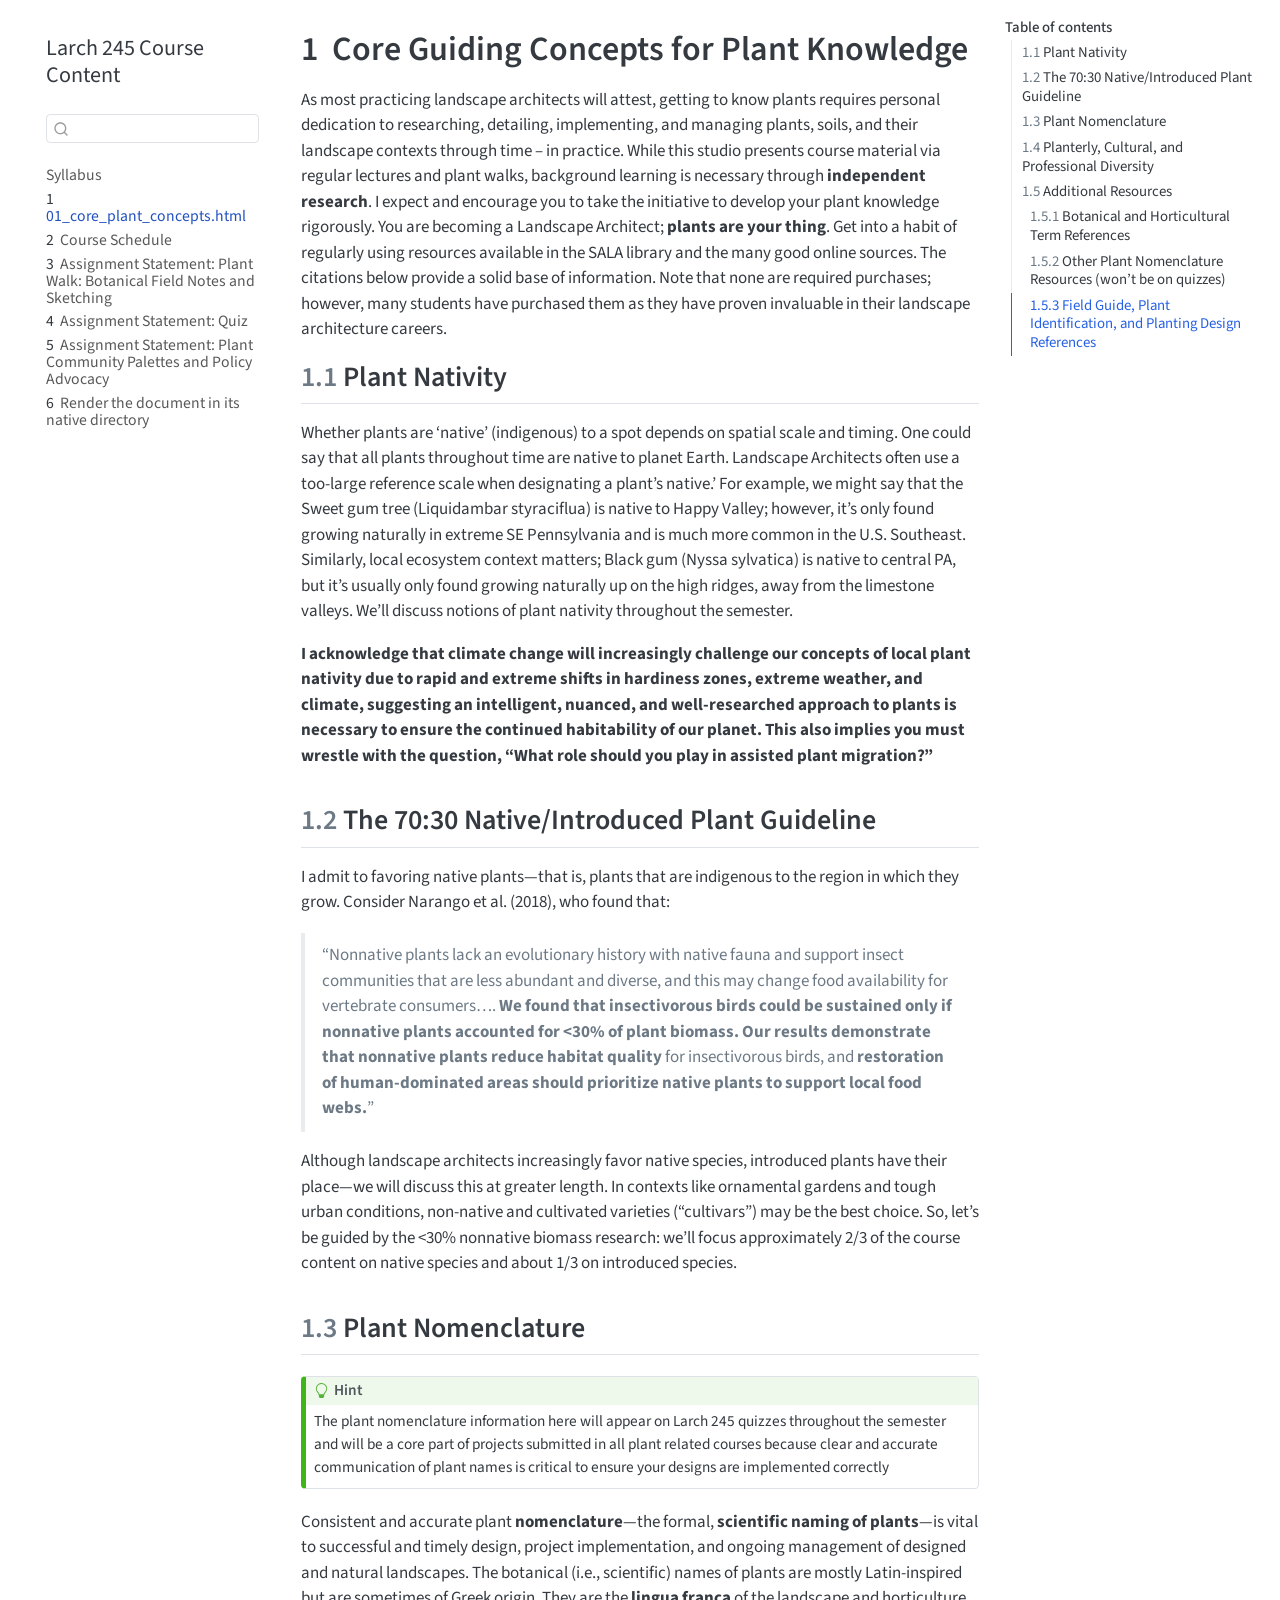
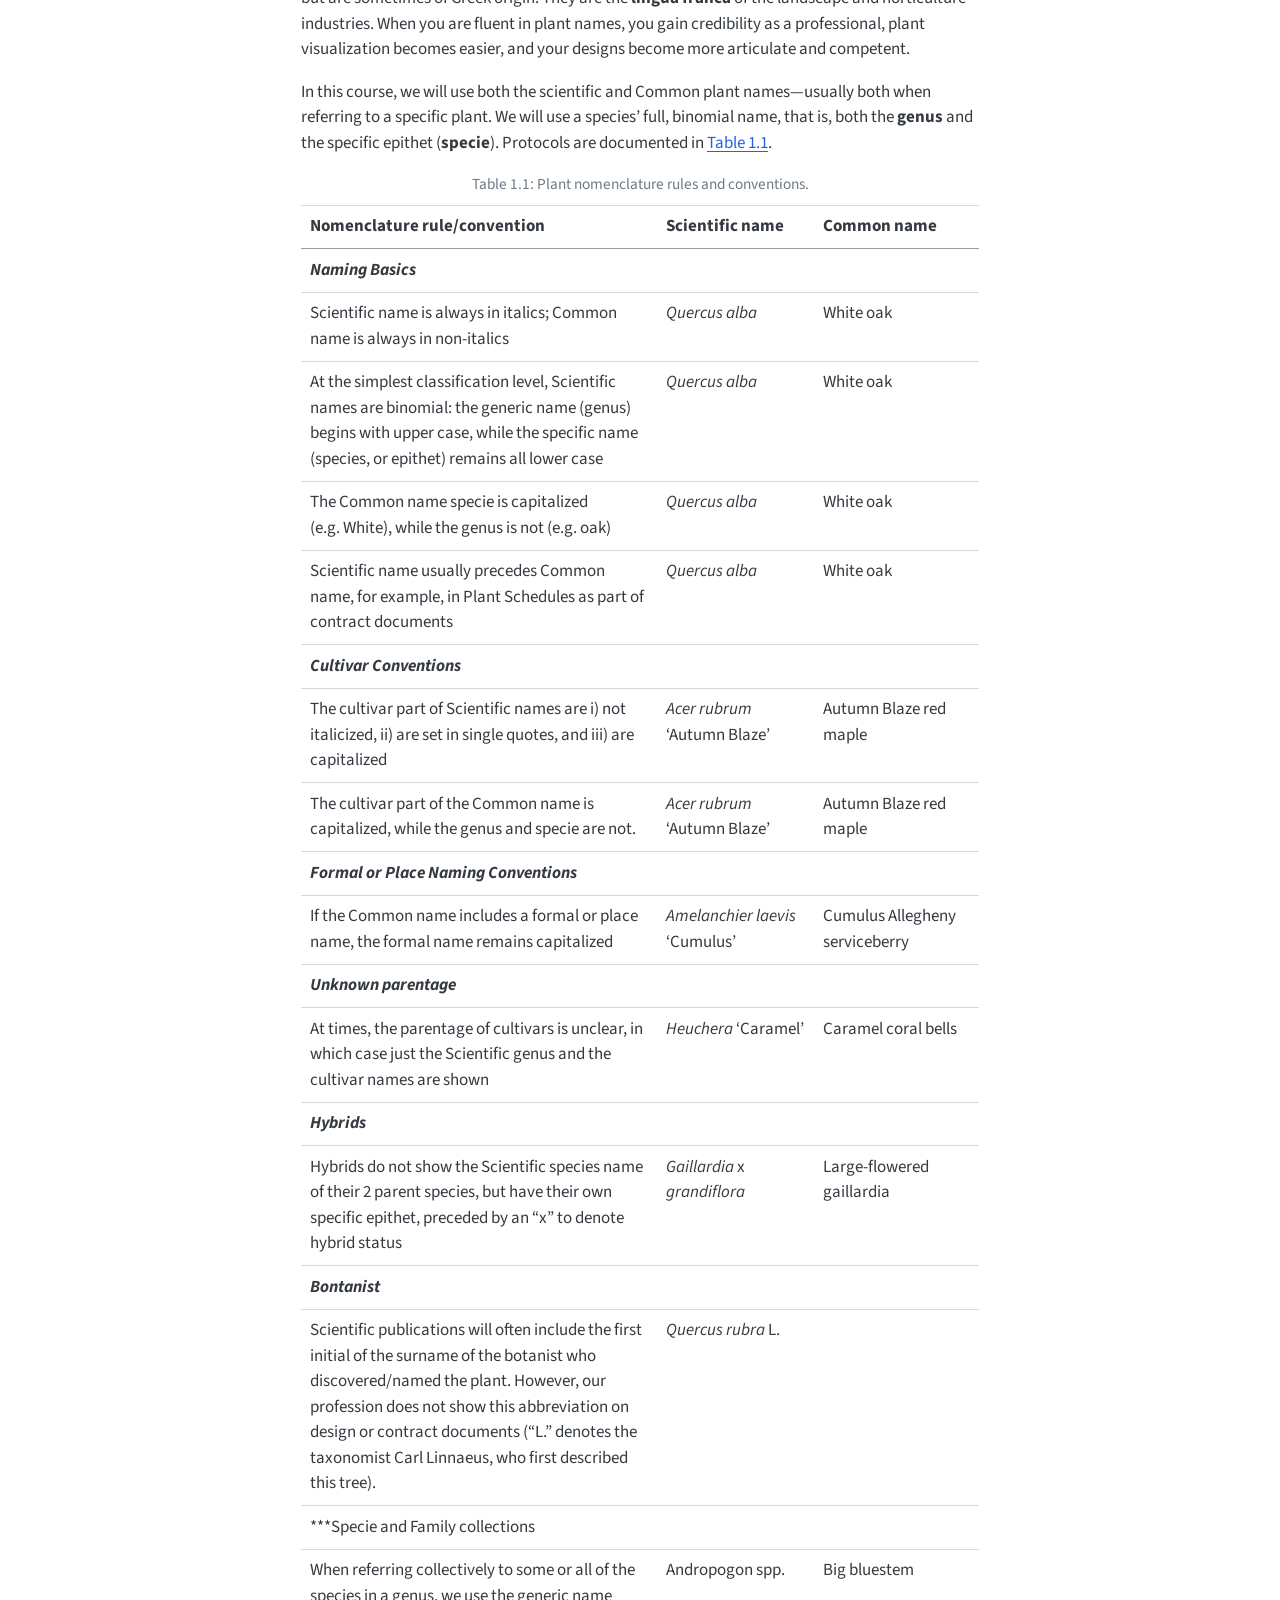
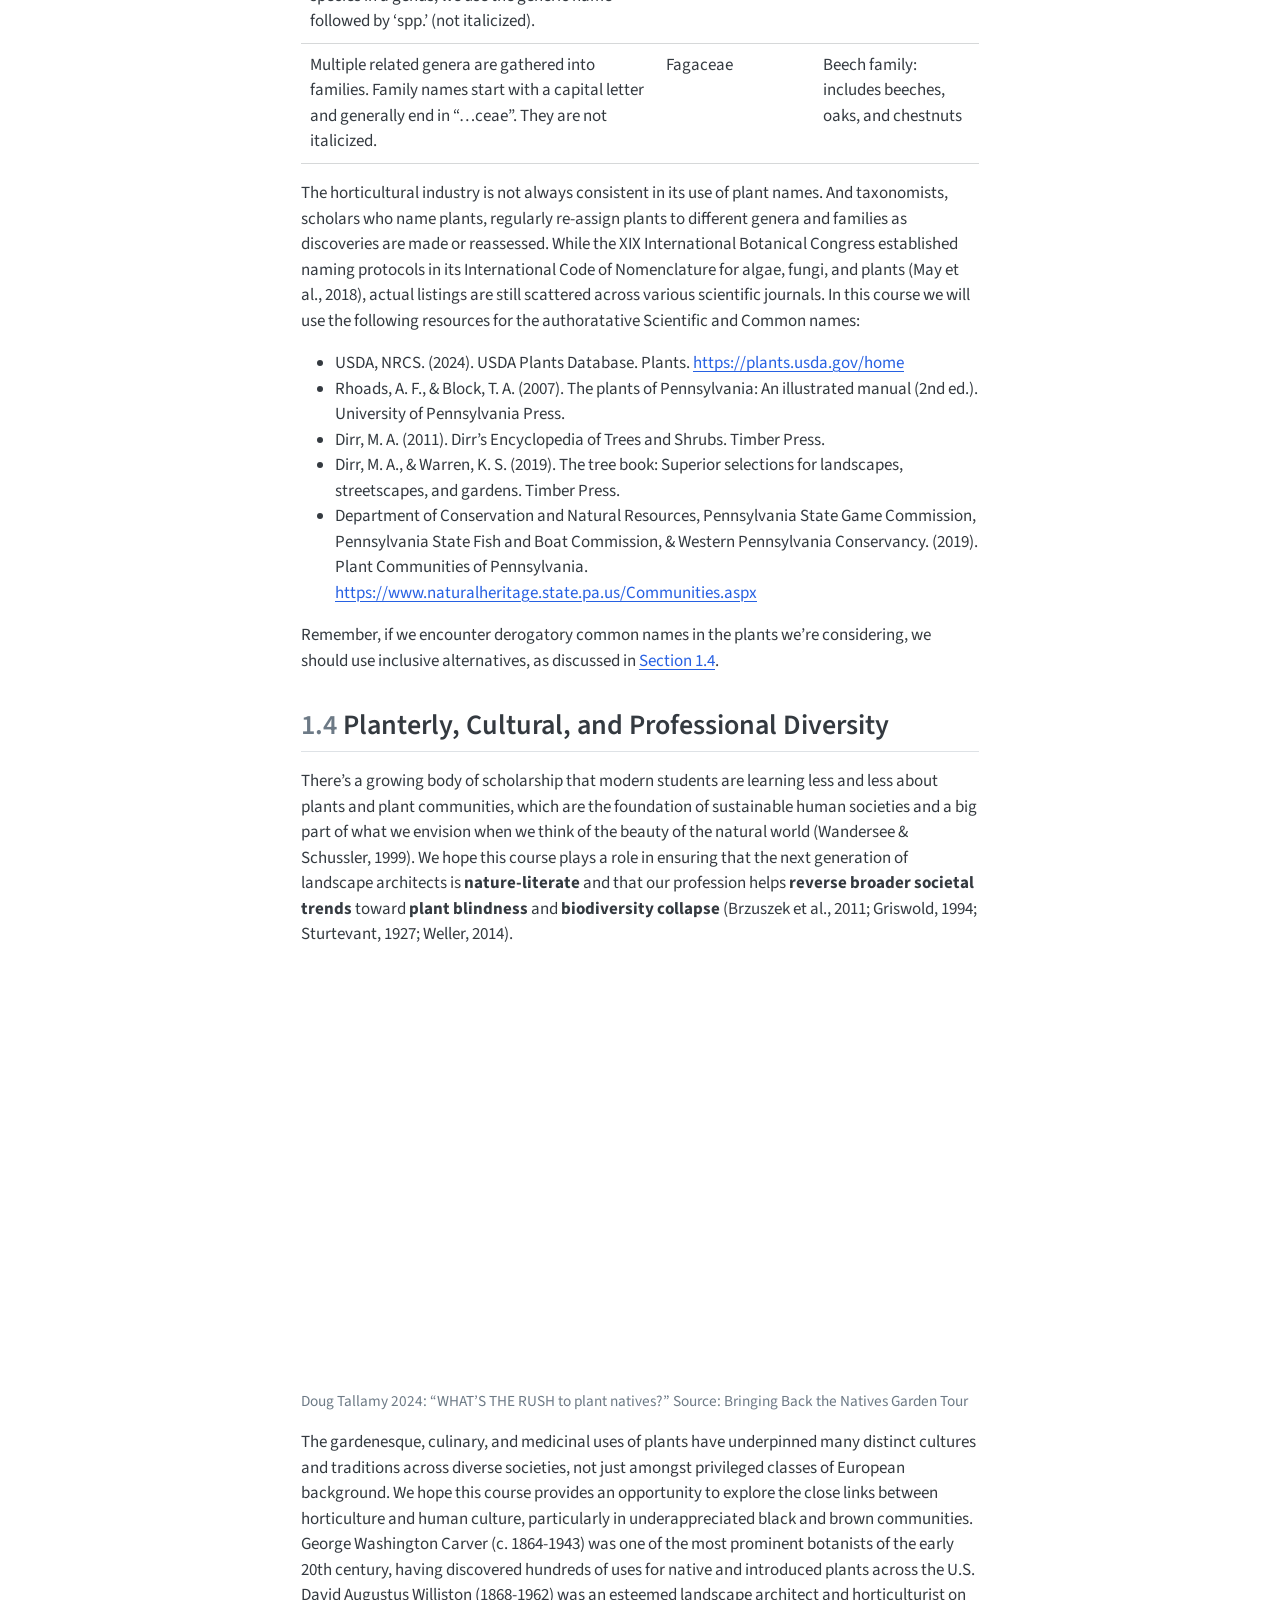
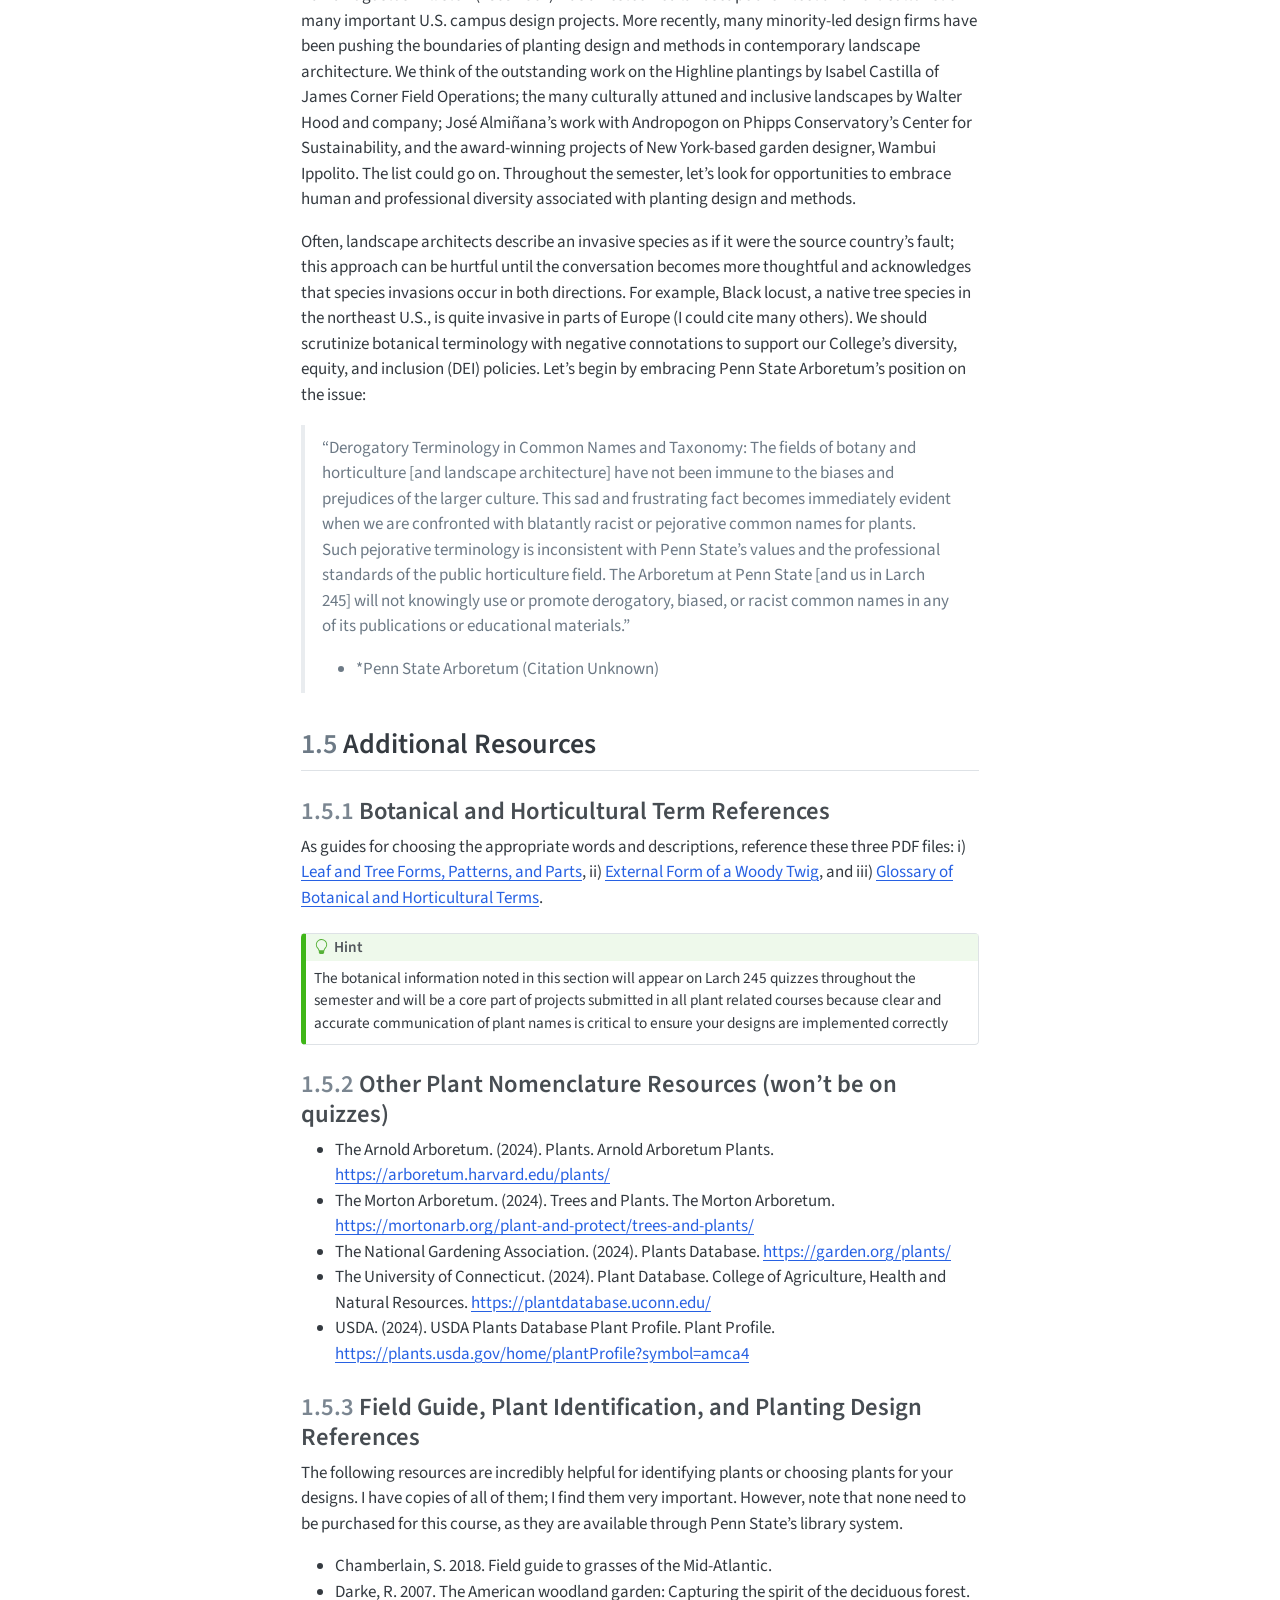
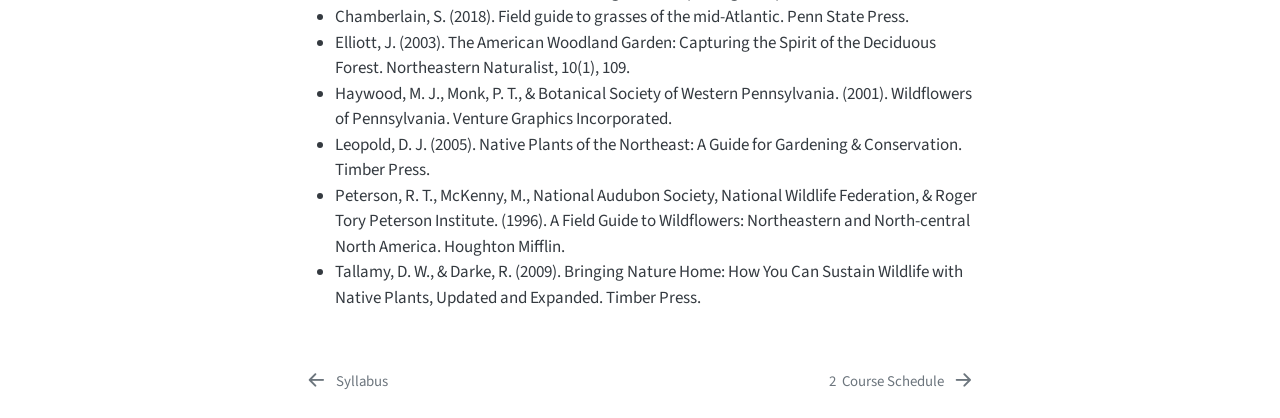
<file: docs/01_core_plant_concepts.html>
<!DOCTYPE html>
<html xmlns="http://www.w3.org/1999/xhtml" lang="en" xml:lang="en"><head>

<meta charset="utf-8">
<meta name="generator" content="quarto-1.7.32">

<meta name="viewport" content="width=device-width, initial-scale=1.0, user-scalable=yes">


<title>1&nbsp; Core Guiding Concepts for Plant Knowledge – Larch 245: Ecology and Plants II (Fall 2026)</title>
<style>
code{white-space: pre-wrap;}
span.smallcaps{font-variant: small-caps;}
div.columns{display: flex; gap: min(4vw, 1.5em);}
div.column{flex: auto; overflow-x: auto;}
div.hanging-indent{margin-left: 1.5em; text-indent: -1.5em;}
ul.task-list{list-style: none;}
ul.task-list li input[type="checkbox"] {
  width: 0.8em;
  margin: 0 0.8em 0.2em -1em; /* quarto-specific, see https://github.com/quarto-dev/quarto-cli/issues/4556 */ 
  vertical-align: middle;
}
</style>


<script src="site_libs/quarto-nav/quarto-nav.js"></script>
<script src="site_libs/quarto-nav/headroom.min.js"></script>
<script src="site_libs/clipboard/clipboard.min.js"></script>
<script src="site_libs/quarto-search/autocomplete.umd.js"></script>
<script src="site_libs/quarto-search/fuse.min.js"></script>
<script src="site_libs/quarto-search/quarto-search.js"></script>
<meta name="quarto:offset" content="./">
<link href="./02_schedule.html" rel="next">
<link href="./index.html" rel="prev">
<script src="site_libs/quarto-html/quarto.js" type="module"></script>
<script src="site_libs/quarto-html/tabsets/tabsets.js" type="module"></script>
<script src="site_libs/quarto-html/popper.min.js"></script>
<script src="site_libs/quarto-html/tippy.umd.min.js"></script>
<script src="site_libs/quarto-html/anchor.min.js"></script>
<link href="site_libs/quarto-html/tippy.css" rel="stylesheet">
<link href="site_libs/quarto-html/quarto-syntax-highlighting-37eea08aefeeee20ff55810ff984fec1.css" rel="stylesheet" id="quarto-text-highlighting-styles">
<script src="site_libs/bootstrap/bootstrap.min.js"></script>
<link href="site_libs/bootstrap/bootstrap-icons.css" rel="stylesheet">
<link href="site_libs/bootstrap/bootstrap-485d01fc63b59abcd3ee1bf1e8e2748d.min.css" rel="stylesheet" append-hash="true" id="quarto-bootstrap" data-mode="light">
<script id="quarto-search-options" type="application/json">{
  "location": "sidebar",
  "copy-button": false,
  "collapse-after": 3,
  "panel-placement": "start",
  "type": "textbox",
  "limit": 50,
  "keyboard-shortcut": [
    "f",
    "/",
    "s"
  ],
  "show-item-context": false,
  "language": {
    "search-no-results-text": "No results",
    "search-matching-documents-text": "matching documents",
    "search-copy-link-title": "Copy link to search",
    "search-hide-matches-text": "Hide additional matches",
    "search-more-match-text": "more match in this document",
    "search-more-matches-text": "more matches in this document",
    "search-clear-button-title": "Clear",
    "search-text-placeholder": "",
    "search-detached-cancel-button-title": "Cancel",
    "search-submit-button-title": "Submit",
    "search-label": "Search"
  }
}</script>


</head>

<body class="nav-sidebar floating quarto-light">

<div id="quarto-search-results"></div>
  <header id="quarto-header" class="headroom fixed-top">
  <nav class="quarto-secondary-nav">
    <div class="container-fluid d-flex">
      <button type="button" class="quarto-btn-toggle btn" data-bs-toggle="collapse" role="button" data-bs-target=".quarto-sidebar-collapse-item" aria-controls="quarto-sidebar" aria-expanded="false" aria-label="Toggle sidebar navigation" onclick="if (window.quartoToggleHeadroom) { window.quartoToggleHeadroom(); }">
        <i class="bi bi-layout-text-sidebar-reverse"></i>
      </button>
        <nav class="quarto-page-breadcrumbs" aria-label="breadcrumb"><ol class="breadcrumb"><li class="breadcrumb-item"><a href="./01_core_plant_concepts.html"><span class="chapter-number">1</span>&nbsp; <span class="chapter-title">01_core_plant_concepts.html</span></a></li></ol></nav>
        <a class="flex-grow-1" role="navigation" data-bs-toggle="collapse" data-bs-target=".quarto-sidebar-collapse-item" aria-controls="quarto-sidebar" aria-expanded="false" aria-label="Toggle sidebar navigation" onclick="if (window.quartoToggleHeadroom) { window.quartoToggleHeadroom(); }">      
        </a>
      <button type="button" class="btn quarto-search-button" aria-label="Search" onclick="window.quartoOpenSearch();">
        <i class="bi bi-search"></i>
      </button>
    </div>
  </nav>
</header>
<!-- content -->
<div id="quarto-content" class="quarto-container page-columns page-rows-contents page-layout-article">
<!-- sidebar -->
  <nav id="quarto-sidebar" class="sidebar collapse collapse-horizontal quarto-sidebar-collapse-item sidebar-navigation floating overflow-auto">
    <div class="pt-lg-2 mt-2 text-left sidebar-header">
    <div class="sidebar-title mb-0 py-0">
      <a href="./">Larch 245 Course Content</a> 
    </div>
      </div>
        <div class="mt-2 flex-shrink-0 align-items-center">
        <div class="sidebar-search">
        <div id="quarto-search" class="" title="Search"></div>
        </div>
        </div>
    <div class="sidebar-menu-container"> 
    <ul class="list-unstyled mt-1">
        <li class="sidebar-item">
  <div class="sidebar-item-container"> 
  <a href="./index.html" class="sidebar-item-text sidebar-link">
 <span class="menu-text">Syllabus</span></a>
  </div>
</li>
        <li class="sidebar-item">
  <div class="sidebar-item-container"> 
  <a href="./01_core_plant_concepts.html" class="sidebar-item-text sidebar-link active">
 <span class="menu-text"><span class="chapter-number">1</span>&nbsp; <span class="chapter-title">01_core_plant_concepts.html</span></span></a>
  </div>
</li>
        <li class="sidebar-item">
  <div class="sidebar-item-container"> 
  <a href="./02_schedule.html" class="sidebar-item-text sidebar-link">
 <span class="menu-text"><span class="chapter-number">2</span>&nbsp; <span class="chapter-title">Course Schedule</span></span></a>
  </div>
</li>
        <li class="sidebar-item">
  <div class="sidebar-item-container"> 
  <a href="./03_assignment_statement_plant_walk.html" class="sidebar-item-text sidebar-link">
 <span class="menu-text"><span class="chapter-number">3</span>&nbsp; <span class="chapter-title">Assignment Statement: Plant Walk: Botanical Field Notes and Sketching</span></span></a>
  </div>
</li>
        <li class="sidebar-item">
  <div class="sidebar-item-container"> 
  <a href="./04_assignment_statement_quiz.html" class="sidebar-item-text sidebar-link">
 <span class="menu-text"><span class="chapter-number">4</span>&nbsp; <span class="chapter-title">Assignment Statement: Quiz</span></span></a>
  </div>
</li>
        <li class="sidebar-item">
  <div class="sidebar-item-container"> 
  <a href="./05_assignment_statement_plant_palette.html" class="sidebar-item-text sidebar-link">
 <span class="menu-text"><span class="chapter-number">5</span>&nbsp; <span class="chapter-title">Assignment Statement: Plant Community Palettes and Policy Advocacy</span></span></a>
  </div>
</li>
        <li class="sidebar-item">
  <div class="sidebar-item-container"> 
  <a href="./06_lecture_field_notes_and_sketching.html" class="sidebar-item-text sidebar-link">
 <span class="menu-text"><span class="chapter-number">6</span>&nbsp; <span class="chapter-title">Render the document in its native directory</span></span></a>
  </div>
</li>
    </ul>
    </div>
</nav>
<div id="quarto-sidebar-glass" class="quarto-sidebar-collapse-item" data-bs-toggle="collapse" data-bs-target=".quarto-sidebar-collapse-item"></div>
<!-- margin-sidebar -->
    <div id="quarto-margin-sidebar" class="sidebar margin-sidebar">
        <nav id="TOC" role="doc-toc" class="toc-active">
    <h2 id="toc-title">Table of contents</h2>
   
  <ul>
  <li><a href="#plant-nativity" id="toc-plant-nativity" class="nav-link active" data-scroll-target="#plant-nativity"><span class="header-section-number">1.1</span> Plant Nativity</a></li>
  <li><a href="#the-7030-nativeintroduced-plant-guideline" id="toc-the-7030-nativeintroduced-plant-guideline" class="nav-link" data-scroll-target="#the-7030-nativeintroduced-plant-guideline"><span class="header-section-number">1.2</span> The 70:30 Native/Introduced Plant Guideline</a></li>
  <li><a href="#plant-nomenclature" id="toc-plant-nomenclature" class="nav-link" data-scroll-target="#plant-nomenclature"><span class="header-section-number">1.3</span> Plant Nomenclature</a></li>
  <li><a href="#sec-dei" id="toc-sec-dei" class="nav-link" data-scroll-target="#sec-dei"><span class="header-section-number">1.4</span> Planterly, Cultural, and Professional Diversity</a></li>
  <li><a href="#additional-resources" id="toc-additional-resources" class="nav-link" data-scroll-target="#additional-resources"><span class="header-section-number">1.5</span> Additional Resources</a>
  <ul class="collapse">
  <li><a href="#botanical-and-horticultural-term-references" id="toc-botanical-and-horticultural-term-references" class="nav-link" data-scroll-target="#botanical-and-horticultural-term-references"><span class="header-section-number">1.5.1</span> Botanical and Horticultural Term References</a></li>
  <li><a href="#other-plant-nomenclature-resources-wont-be-on-quizzes" id="toc-other-plant-nomenclature-resources-wont-be-on-quizzes" class="nav-link" data-scroll-target="#other-plant-nomenclature-resources-wont-be-on-quizzes"><span class="header-section-number">1.5.2</span> Other Plant Nomenclature Resources (won’t be on quizzes)</a></li>
  <li><a href="#field-guide-plant-identification-and-planting-design-references" id="toc-field-guide-plant-identification-and-planting-design-references" class="nav-link" data-scroll-target="#field-guide-plant-identification-and-planting-design-references"><span class="header-section-number">1.5.3</span> Field Guide, Plant Identification, and Planting Design References</a></li>
  </ul></li>
  </ul>
</nav>
    </div>
<!-- main -->
<main class="content" id="quarto-document-content">

<header id="title-block-header" class="quarto-title-block default">
<div class="quarto-title">
<h1 class="title"><span class="chapter-number">1</span>&nbsp; <span class="chapter-title">Core Guiding Concepts for Plant Knowledge</span></h1>
</div>



<div class="quarto-title-meta">

    
  
    
  </div>
  


</header>


<!-- 01_core_plant_concepts.qmd -->
<p>As most practicing landscape architects will attest, getting to know plants requires personal dedication to researching, detailing, implementing, and managing plants, soils, and their landscape contexts through time – in practice. While this studio presents course material via regular lectures and plant walks, background learning is necessary through <strong>independent research</strong>. I expect and encourage you to take the initiative to develop your plant knowledge rigorously. You are becoming a Landscape Architect; <strong>plants are your thing</strong>. Get into a habit of regularly using resources available in the SALA library and the many good online sources. The citations below provide a solid base of information. Note that none are required purchases; however, many students have purchased them as they have proven invaluable in their landscape architecture careers.</p>
<section id="plant-nativity" class="level2" data-number="1.1">
<h2 data-number="1.1" class="anchored" data-anchor-id="plant-nativity"><span class="header-section-number">1.1</span> Plant Nativity</h2>
<p>Whether plants are ‘native’ (indigenous) to a spot depends on spatial scale and timing. One could say that all plants throughout time are native to planet Earth. Landscape Architects often use a too-large reference scale when designating a plant’s native.’ For example, we might say that the Sweet gum tree (Liquidambar styraciflua) is native to Happy Valley; however, it’s only found growing naturally in extreme SE Pennsylvania and is much more common in the U.S. Southeast. Similarly, local ecosystem context matters; Black gum (Nyssa sylvatica) is native to central PA, but it’s usually only found growing naturally up on the high ridges, away from the limestone valleys. We’ll discuss notions of plant nativity throughout the semester.</p>
<p><strong>I acknowledge that climate change will increasingly challenge our concepts of local plant nativity due to rapid and extreme shifts in hardiness zones, extreme weather, and climate, suggesting an intelligent, nuanced, and well-researched approach to plants is necessary to ensure the continued habitability of our planet. This also implies you must wrestle with the question, “What role should you play in assisted plant migration?”</strong></p>
</section>
<section id="the-7030-nativeintroduced-plant-guideline" class="level2" data-number="1.2">
<h2 data-number="1.2" class="anchored" data-anchor-id="the-7030-nativeintroduced-plant-guideline"><span class="header-section-number">1.2</span> The 70:30 Native/Introduced Plant Guideline</h2>
<p>I admit to favoring native plants—that is, plants that are indigenous to the region in which they grow. Consider Narango et al.&nbsp;(2018), who found that:</p>
<blockquote class="blockquote">
<p>“Nonnative plants lack an evolutionary history with native fauna and support insect communities that are less abundant and diverse, and this may change food availability for vertebrate consumers…. <strong>We found that insectivorous birds could be sustained only if nonnative plants accounted for &lt;30% of plant biomass.</strong> <strong>Our results demonstrate that nonnative plants reduce habitat quality</strong> for insectivorous birds, and <strong>restoration of human-dominated areas should prioritize native plants to support local food webs.</strong>”</p>
</blockquote>
<p>Although landscape architects increasingly favor native species, introduced plants have their place—we will discuss this at greater length. In contexts like ornamental gardens and tough urban conditions, non-native and cultivated varieties (“cultivars”) may be the best choice. So, let’s be guided by the &lt;30% nonnative biomass research: we’ll focus approximately 2/3 of the course content on native species and about 1/3 on introduced species.</p>
</section>
<section id="plant-nomenclature" class="level2" data-number="1.3">
<h2 data-number="1.3" class="anchored" data-anchor-id="plant-nomenclature"><span class="header-section-number">1.3</span> Plant Nomenclature</h2>
<div class="callout callout-style-default callout-tip callout-titled">
<div class="callout-header d-flex align-content-center">
<div class="callout-icon-container">
<i class="callout-icon"></i>
</div>
<div class="callout-title-container flex-fill">
Hint
</div>
</div>
<div class="callout-body-container callout-body">
<p>The plant nomenclature information here will appear on Larch 245 quizzes throughout the semester and will be a core part of projects submitted in all plant related courses because clear and accurate communication of plant names is critical to ensure your designs are implemented correctly</p>
</div>
</div>
<p>Consistent and accurate plant <strong>nomenclature</strong>—the formal, <strong>scientific naming of plants</strong>—is vital to successful and timely design, project implementation, and ongoing management of designed and natural landscapes. The botanical (i.e., scientific) names of plants are mostly Latin-inspired but are sometimes of Greek origin. They are the <strong>lingua franca</strong> of the landscape and horticulture industries. When you are fluent in plant names, you gain credibility as a professional, plant visualization becomes easier, and your designs become more articulate and competent.</p>
<p>In this course, we will use both the scientific and Common plant names—usually both when referring to a specific plant. We will use a species’ full, binomial name, that is, both the <strong>genus</strong> and the specific epithet (<strong>specie</strong>). Protocols are documented in <a href="#tbl-nomenclature_conventions" class="quarto-xref">Table&nbsp;<span>1.1</span></a>.</p>
<div id="tbl-nomenclature_conventions" class="quarto-float quarto-figure quarto-figure-center anchored">
<figure class="quarto-float quarto-float-tbl figure">
<figcaption class="quarto-float-caption-top quarto-float-caption quarto-float-tbl" id="tbl-nomenclature_conventions-caption-0ceaefa1-69ba-4598-a22c-09a6ac19f8ca">
Table&nbsp;1.1: Plant nomenclature rules and conventions.
</figcaption>
<div aria-describedby="tbl-nomenclature_conventions-caption-0ceaefa1-69ba-4598-a22c-09a6ac19f8ca">
<table class="caption-top table">
<colgroup>
<col style="width: 52%">
<col style="width: 23%">
<col style="width: 24%">
</colgroup>
<thead>
<tr class="header">
<th style="text-align: left;">Nomenclature rule/convention</th>
<th style="text-align: left;">Scientific name</th>
<th style="text-align: left;">Common name</th>
</tr>
</thead>
<tbody>
<tr class="odd">
<td style="text-align: left;"><strong><em>Naming Basics</em></strong></td>
<td style="text-align: left;"></td>
<td style="text-align: left;"></td>
</tr>
<tr class="even">
<td style="text-align: left;">Scientific name is always in italics; Common name is always in non-italics</td>
<td style="text-align: left;"><em>Quercus alba</em></td>
<td style="text-align: left;">White oak</td>
</tr>
<tr class="odd">
<td style="text-align: left;">At the simplest classification level, Scientific names are binomial: the generic name (genus) begins with upper case, while the specific name (species, or epithet) remains all lower case</td>
<td style="text-align: left;"><em>Quercus alba</em></td>
<td style="text-align: left;">White oak</td>
</tr>
<tr class="even">
<td style="text-align: left;">The Common name specie is capitalized (e.g.&nbsp;White), while the genus is not (e.g.&nbsp;oak)</td>
<td style="text-align: left;"><em>Quercus alba</em></td>
<td style="text-align: left;">White oak</td>
</tr>
<tr class="odd">
<td style="text-align: left;">Scientific name usually precedes Common name, for example, in Plant Schedules as part of contract documents</td>
<td style="text-align: left;"><em>Quercus alba</em></td>
<td style="text-align: left;">White oak</td>
</tr>
<tr class="even">
<td style="text-align: left;"><strong><em>Cultivar Conventions</em></strong></td>
<td style="text-align: left;"></td>
<td style="text-align: left;"></td>
</tr>
<tr class="odd">
<td style="text-align: left;">The cultivar part of Scientific names are i) not italicized, ii) are set in single quotes, and iii) are capitalized</td>
<td style="text-align: left;"><em>Acer rubrum</em> ‘Autumn Blaze’</td>
<td style="text-align: left;">Autumn Blaze red maple</td>
</tr>
<tr class="even">
<td style="text-align: left;">The cultivar part of the Common name is capitalized, while the genus and specie are not.</td>
<td style="text-align: left;"><em>Acer rubrum</em> ‘Autumn Blaze’</td>
<td style="text-align: left;">Autumn Blaze red maple</td>
</tr>
<tr class="odd">
<td style="text-align: left;"><strong><em>Formal or Place Naming Conventions</em></strong></td>
<td style="text-align: left;"></td>
<td style="text-align: left;"></td>
</tr>
<tr class="even">
<td style="text-align: left;">If the Common name includes a formal or place name, the formal name remains capitalized</td>
<td style="text-align: left;"><em>Amelanchier laevis</em> ‘Cumulus’</td>
<td style="text-align: left;">Cumulus Allegheny serviceberry</td>
</tr>
<tr class="odd">
<td style="text-align: left;"><strong><em>Unknown parentage</em></strong></td>
<td style="text-align: left;"></td>
<td style="text-align: left;"></td>
</tr>
<tr class="even">
<td style="text-align: left;">At times, the parentage of cultivars is unclear, in which case just the Scientific genus and the cultivar names are shown</td>
<td style="text-align: left;"><em>Heuchera</em> ‘Caramel’</td>
<td style="text-align: left;">Caramel coral bells</td>
</tr>
<tr class="odd">
<td style="text-align: left;"><strong><em>Hybrids</em></strong></td>
<td style="text-align: left;"></td>
<td style="text-align: left;"></td>
</tr>
<tr class="even">
<td style="text-align: left;">Hybrids do not show the Scientific species name of their 2 parent species, but have their own specific epithet, preceded by an “x” to denote hybrid status</td>
<td style="text-align: left;"><em>Gaillardia</em> x <em>grandiflora</em></td>
<td style="text-align: left;">Large-flowered gaillardia</td>
</tr>
<tr class="odd">
<td style="text-align: left;"><strong><em>Bontanist</em></strong></td>
<td style="text-align: left;"></td>
<td style="text-align: left;"></td>
</tr>
<tr class="even">
<td style="text-align: left;">Scientific publications will often include the first initial of the surname of the botanist who discovered/named the plant. However, our profession does not show this abbreviation on design or contract documents (“L.” denotes the taxonomist Carl Linnaeus, who first described this tree).</td>
<td style="text-align: left;"><em>Quercus rubra</em> L.</td>
<td style="text-align: left;"></td>
</tr>
<tr class="odd">
<td style="text-align: left;">***Specie and Family collections</td>
<td style="text-align: left;"></td>
<td style="text-align: left;"></td>
</tr>
<tr class="even">
<td style="text-align: left;">When referring collectively to some or all of the species in a genus, we use the generic name followed by ‘spp.’ (not italicized).</td>
<td style="text-align: left;">Andropogon spp.</td>
<td style="text-align: left;">Big bluestem</td>
</tr>
<tr class="odd">
<td style="text-align: left;">Multiple related genera are gathered into families. Family names start with a capital letter and generally end in “…ceae”. They are not italicized.</td>
<td style="text-align: left;">Fagaceae</td>
<td style="text-align: left;">Beech family: includes beeches, oaks, and chestnuts</td>
</tr>
</tbody>
</table>
</div>
</figure>
</div>
<p>The horticultural industry is not always consistent in its use of plant names. And taxonomists, scholars who name plants, regularly re-assign plants to different genera and families as discoveries are made or reassessed. While the XIX International Botanical Congress established naming protocols in its International Code of Nomenclature for algae, fungi, and plants (May et al., 2018), actual listings are still scattered across various scientific journals. In this course we will use the following resources for the authoratative Scientific and Common names:</p>
<ul>
<li>USDA, NRCS. (2024). USDA Plants Database. Plants. <a href="https://plants.usda.gov/home" target="_blank">https://plants.usda.gov/home</a></li>
<li>Rhoads, A. F., &amp; Block, T. A. (2007). The plants of Pennsylvania: An illustrated manual (2nd ed.). University of Pennsylvania Press.</li>
<li>Dirr, M. A. (2011). Dirr’s Encyclopedia of Trees and Shrubs. Timber Press.</li>
<li>Dirr, M. A., &amp; Warren, K. S. (2019). The tree book: Superior selections for landscapes, streetscapes, and gardens. Timber Press.</li>
<li>Department of Conservation and Natural Resources, Pennsylvania State Game Commission, Pennsylvania State Fish and Boat Commission, &amp; Western Pennsylvania Conservancy. (2019). Plant Communities of Pennsylvania. <a href="https://www.naturalheritage.state.pa.us/Communities.aspx" target="_blank">https://www.naturalheritage.state.pa.us/Communities.aspx</a></li>
</ul>
<p>Remember, if we encounter derogatory common names in the plants we’re considering, we should use inclusive alternatives, as discussed in <a href="#sec-dei" class="quarto-xref"><span>Section 1.4</span></a>.</p>
</section>
<section id="sec-dei" class="level2" data-number="1.4">
<h2 data-number="1.4" class="anchored" data-anchor-id="sec-dei"><span class="header-section-number">1.4</span> Planterly, Cultural, and Professional Diversity</h2>
<p>There’s a growing body of scholarship that modern students are learning less and less about plants and plant communities, which are the foundation of sustainable human societies and a big part of what we envision when we think of the beauty of the natural world (Wandersee &amp; Schussler, 1999). We hope this course plays a role in ensuring that the next generation of landscape architects is <strong>nature-literate</strong> and that our profession helps <strong>reverse broader societal trends</strong> toward <strong>plant blindness</strong> and <strong>biodiversity collapse</strong> (Brzuszek et al., 2011; Griswold, 1994; Sturtevant, 1927; Weller, 2014).</p>
<figure class="figure">
<iframe width="100%" height="400" src="https://www.youtube.com/embed/cVsI1M_zFMs?si=WqIvN6oYKmXOQbpb" title="YouTube video player" frameborder="0" allow="accelerometer; autoplay; clipboard-write; encrypted-media; gyroscope; picture-in-picture; web-share" referrerpolicy="strict-origin-when-cross-origin" allowfullscreen="">
</iframe>
<figcaption>
Doug Tallamy 2024: “WHAT’S THE RUSH to plant natives?” Source: Bringing Back the Natives Garden Tour
</figcaption>
</figure>
<p>The gardenesque, culinary, and medicinal uses of plants have underpinned many distinct cultures and traditions across diverse societies, not just amongst privileged classes of European background. We hope this course provides an opportunity to explore the close links between horticulture and human culture, particularly in underappreciated black and brown communities. George Washington Carver (c.&nbsp;1864-1943) was one of the most prominent botanists of the early 20th century, having discovered hundreds of uses for native and introduced plants across the U.S. David Augustus Williston (1868-1962) was an esteemed landscape architect and horticulturist on many important U.S. campus design projects. More recently, many minority-led design firms have been pushing the boundaries of planting design and methods in contemporary landscape architecture. We think of the outstanding work on the Highline plantings by Isabel Castilla of James Corner Field Operations; the many culturally attuned and inclusive landscapes by Walter Hood and company; José Almiñana’s work with Andropogon on Phipps Conservatory’s Center for Sustainability, and the award-winning projects of New York-based garden designer, Wambui Ippolito. The list could go on. Throughout the semester, let’s look for opportunities to embrace human and professional diversity associated with planting design and methods.</p>
<p>Often, landscape architects describe an invasive species as if it were the source country’s fault; this approach can be hurtful until the conversation becomes more thoughtful and acknowledges that species invasions occur in both directions. For example, Black locust, a native tree species in the northeast U.S., is quite invasive in parts of Europe (I could cite many others). We should scrutinize botanical terminology with negative connotations to support our College’s diversity, equity, and inclusion (DEI) policies. Let’s begin by embracing Penn State Arboretum’s position on the issue:</p>
<blockquote class="blockquote">
<p>“Derogatory Terminology in Common Names and Taxonomy: The fields of botany and horticulture [and landscape architecture] have not been immune to the biases and prejudices of the larger culture. This sad and frustrating fact becomes immediately evident when we are confronted with blatantly racist or pejorative common names for plants. Such pejorative terminology is inconsistent with Penn State’s values and the professional standards of the public horticulture field. The Arboretum at Penn State [and us in Larch 245] will not knowingly use or promote derogatory, biased, or racist common names in any of its publications or educational materials.”</p>
<ul>
<li>*Penn State Arboretum (Citation Unknown)</li>
</ul>
</blockquote>
</section>
<section id="additional-resources" class="level2" data-number="1.5">
<h2 data-number="1.5" class="anchored" data-anchor-id="additional-resources"><span class="header-section-number">1.5</span> Additional Resources</h2>
<section id="botanical-and-horticultural-term-references" class="level3" data-number="1.5.1">
<h3 data-number="1.5.1" class="anchored" data-anchor-id="botanical-and-horticultural-term-references"><span class="header-section-number">1.5.1</span> Botanical and Horticultural Term References</h3>
<p>As guides for choosing the appropriate words and descriptions, reference these three PDF files: i) <a href="https://pennstateoffice365-my.sharepoint.com/:b:/g/personal/tlf159_psu_edu/IQAa7JH7mr8JQpvwg7tDPaeGAbpV98qAqbbuPNxLcxkM8Cw?e=Ur0Gle">Leaf and Tree Forms, Patterns, and Parts</a>, ii) <a href="https://pennstateoffice365-my.sharepoint.com/:b:/g/personal/tlf159_psu_edu/IQAGeqmlnpC3TIe3E_eicyJwAc32GdumM6zRFlFVqJaTwlg?e=7gUojA">External Form of a Woody Twig</a>, and iii) <a href="https://pennstateoffice365-my.sharepoint.com/:b:/g/personal/tlf159_psu_edu/IQDj0zvnIyzgSZfNDT_dNQjhAbp9mK0nlNNQ6RBMcINSXLc?e=f7V2Yb">Glossary of Botanical and Horticultural Terms</a>.</p>
<div class="callout callout-style-default callout-tip callout-titled">
<div class="callout-header d-flex align-content-center">
<div class="callout-icon-container">
<i class="callout-icon"></i>
</div>
<div class="callout-title-container flex-fill">
Hint
</div>
</div>
<div class="callout-body-container callout-body">
<p>The botanical information noted in this section will appear on Larch 245 quizzes throughout the semester and will be a core part of projects submitted in all plant related courses because clear and accurate communication of plant names is critical to ensure your designs are implemented correctly</p>
</div>
</div>
</section>
<section id="other-plant-nomenclature-resources-wont-be-on-quizzes" class="level3" data-number="1.5.2">
<h3 data-number="1.5.2" class="anchored" data-anchor-id="other-plant-nomenclature-resources-wont-be-on-quizzes"><span class="header-section-number">1.5.2</span> Other Plant Nomenclature Resources (won’t be on quizzes)</h3>
<ul>
<li>The Arnold Arboretum. (2024). Plants. Arnold Arboretum Plants. <a href="https://arboretum.harvard.edu/plants/" target="_blank">https://arboretum.harvard.edu/plants/</a></li>
<li>The Morton Arboretum. (2024). Trees and Plants. The Morton Arboretum. <a href="https://mortonarb.org/plant-and-protect/trees-and-plants/" target="_blank">https://mortonarb.org/plant-and-protect/trees-and-plants/</a></li>
<li>The National Gardening Association. (2024). Plants Database. <a href="https://garden.org/plants/" target="_blank">https://garden.org/plants/</a></li>
<li>The University of Connecticut. (2024). Plant Database. College of Agriculture, Health and Natural Resources. <a href="https://plantdatabase.uconn.edu/" target="_blank">https://plantdatabase.uconn.edu/</a></li>
<li>USDA. (2024). USDA Plants Database Plant Profile. Plant Profile. <a href="https://plants.usda.gov/home/plantProfile?symbol=amca4" target="_blanks">https://plants.usda.gov/home/plantProfile?symbol=amca4</a></li>
</ul>
</section>
<section id="field-guide-plant-identification-and-planting-design-references" class="level3" data-number="1.5.3">
<h3 data-number="1.5.3" class="anchored" data-anchor-id="field-guide-plant-identification-and-planting-design-references"><span class="header-section-number">1.5.3</span> Field Guide, Plant Identification, and Planting Design References</h3>
<p>The following resources are incredibly helpful for identifying plants or choosing plants for your designs. I have copies of all of them; I find them very important. However, note that none need to be purchased for this course, as they are available through Penn State’s library system.</p>
<ul>
<li>Chamberlain, S. 2018. Field guide to grasses of the Mid-Atlantic.</li>
<li>Darke, R. 2007. The American woodland garden: Capturing the spirit of the deciduous forest.</li>
<li>Chamberlain, S. (2018). Field guide to grasses of the mid-Atlantic. Penn State Press.</li>
<li>Elliott, J. (2003). The American Woodland Garden: Capturing the Spirit of the Deciduous Forest. Northeastern Naturalist, 10(1), 109.</li>
<li>Haywood, M. J., Monk, P. T., &amp; Botanical Society of Western Pennsylvania. (2001). Wildflowers of Pennsylvania. Venture Graphics Incorporated.</li>
<li>Leopold, D. J. (2005). Native Plants of the Northeast: A Guide for Gardening &amp; Conservation. Timber Press.</li>
<li>Peterson, R. T., McKenny, M., National Audubon Society, National Wildlife Federation, &amp; Roger Tory Peterson Institute. (1996). A Field Guide to Wildflowers: Northeastern and North-central North America. Houghton Mifflin.</li>
<li>Tallamy, D. W., &amp; Darke, R. (2009). Bringing Nature Home: How You Can Sustain Wildlife with Native Plants, Updated and Expanded. Timber Press.</li>
</ul>


</section>
</section>

</main> <!-- /main -->
<script id="quarto-html-after-body" type="application/javascript">
  window.document.addEventListener("DOMContentLoaded", function (event) {
    const icon = "";
    const anchorJS = new window.AnchorJS();
    anchorJS.options = {
      placement: 'right',
      icon: icon
    };
    anchorJS.add('.anchored');
    const isCodeAnnotation = (el) => {
      for (const clz of el.classList) {
        if (clz.startsWith('code-annotation-')) {                     
          return true;
        }
      }
      return false;
    }
    const onCopySuccess = function(e) {
      // button target
      const button = e.trigger;
      // don't keep focus
      button.blur();
      // flash "checked"
      button.classList.add('code-copy-button-checked');
      var currentTitle = button.getAttribute("title");
      button.setAttribute("title", "Copied!");
      let tooltip;
      if (window.bootstrap) {
        button.setAttribute("data-bs-toggle", "tooltip");
        button.setAttribute("data-bs-placement", "left");
        button.setAttribute("data-bs-title", "Copied!");
        tooltip = new bootstrap.Tooltip(button, 
          { trigger: "manual", 
            customClass: "code-copy-button-tooltip",
            offset: [0, -8]});
        tooltip.show();    
      }
      setTimeout(function() {
        if (tooltip) {
          tooltip.hide();
          button.removeAttribute("data-bs-title");
          button.removeAttribute("data-bs-toggle");
          button.removeAttribute("data-bs-placement");
        }
        button.setAttribute("title", currentTitle);
        button.classList.remove('code-copy-button-checked');
      }, 1000);
      // clear code selection
      e.clearSelection();
    }
    const getTextToCopy = function(trigger) {
        const codeEl = trigger.previousElementSibling.cloneNode(true);
        for (const childEl of codeEl.children) {
          if (isCodeAnnotation(childEl)) {
            childEl.remove();
          }
        }
        return codeEl.innerText;
    }
    const clipboard = new window.ClipboardJS('.code-copy-button:not([data-in-quarto-modal])', {
      text: getTextToCopy
    });
    clipboard.on('success', onCopySuccess);
    if (window.document.getElementById('quarto-embedded-source-code-modal')) {
      const clipboardModal = new window.ClipboardJS('.code-copy-button[data-in-quarto-modal]', {
        text: getTextToCopy,
        container: window.document.getElementById('quarto-embedded-source-code-modal')
      });
      clipboardModal.on('success', onCopySuccess);
    }
      var localhostRegex = new RegExp(/^(?:http|https):\/\/localhost\:?[0-9]*\//);
      var mailtoRegex = new RegExp(/^mailto:/);
        var filterRegex = new RegExp('/' + window.location.host + '/');
      var isInternal = (href) => {
          return filterRegex.test(href) || localhostRegex.test(href) || mailtoRegex.test(href);
      }
      // Inspect non-navigation links and adorn them if external
     var links = window.document.querySelectorAll('a[href]:not(.nav-link):not(.navbar-brand):not(.toc-action):not(.sidebar-link):not(.sidebar-item-toggle):not(.pagination-link):not(.no-external):not([aria-hidden]):not(.dropdown-item):not(.quarto-navigation-tool):not(.about-link)');
      for (var i=0; i<links.length; i++) {
        const link = links[i];
        if (!isInternal(link.href)) {
          // undo the damage that might have been done by quarto-nav.js in the case of
          // links that we want to consider external
          if (link.dataset.originalHref !== undefined) {
            link.href = link.dataset.originalHref;
          }
        }
      }
    function tippyHover(el, contentFn, onTriggerFn, onUntriggerFn) {
      const config = {
        allowHTML: true,
        maxWidth: 500,
        delay: 100,
        arrow: false,
        appendTo: function(el) {
            return el.parentElement;
        },
        interactive: true,
        interactiveBorder: 10,
        theme: 'quarto',
        placement: 'bottom-start',
      };
      if (contentFn) {
        config.content = contentFn;
      }
      if (onTriggerFn) {
        config.onTrigger = onTriggerFn;
      }
      if (onUntriggerFn) {
        config.onUntrigger = onUntriggerFn;
      }
      window.tippy(el, config); 
    }
    const noterefs = window.document.querySelectorAll('a[role="doc-noteref"]');
    for (var i=0; i<noterefs.length; i++) {
      const ref = noterefs[i];
      tippyHover(ref, function() {
        // use id or data attribute instead here
        let href = ref.getAttribute('data-footnote-href') || ref.getAttribute('href');
        try { href = new URL(href).hash; } catch {}
        const id = href.replace(/^#\/?/, "");
        const note = window.document.getElementById(id);
        if (note) {
          return note.innerHTML;
        } else {
          return "";
        }
      });
    }
    const xrefs = window.document.querySelectorAll('a.quarto-xref');
    const processXRef = (id, note) => {
      // Strip column container classes
      const stripColumnClz = (el) => {
        el.classList.remove("page-full", "page-columns");
        if (el.children) {
          for (const child of el.children) {
            stripColumnClz(child);
          }
        }
      }
      stripColumnClz(note)
      if (id === null || id.startsWith('sec-')) {
        // Special case sections, only their first couple elements
        const container = document.createElement("div");
        if (note.children && note.children.length > 2) {
          container.appendChild(note.children[0].cloneNode(true));
          for (let i = 1; i < note.children.length; i++) {
            const child = note.children[i];
            if (child.tagName === "P" && child.innerText === "") {
              continue;
            } else {
              container.appendChild(child.cloneNode(true));
              break;
            }
          }
          if (window.Quarto?.typesetMath) {
            window.Quarto.typesetMath(container);
          }
          return container.innerHTML
        } else {
          if (window.Quarto?.typesetMath) {
            window.Quarto.typesetMath(note);
          }
          return note.innerHTML;
        }
      } else {
        // Remove any anchor links if they are present
        const anchorLink = note.querySelector('a.anchorjs-link');
        if (anchorLink) {
          anchorLink.remove();
        }
        if (window.Quarto?.typesetMath) {
          window.Quarto.typesetMath(note);
        }
        if (note.classList.contains("callout")) {
          return note.outerHTML;
        } else {
          return note.innerHTML;
        }
      }
    }
    for (var i=0; i<xrefs.length; i++) {
      const xref = xrefs[i];
      tippyHover(xref, undefined, function(instance) {
        instance.disable();
        let url = xref.getAttribute('href');
        let hash = undefined; 
        if (url.startsWith('#')) {
          hash = url;
        } else {
          try { hash = new URL(url).hash; } catch {}
        }
        if (hash) {
          const id = hash.replace(/^#\/?/, "");
          const note = window.document.getElementById(id);
          if (note !== null) {
            try {
              const html = processXRef(id, note.cloneNode(true));
              instance.setContent(html);
            } finally {
              instance.enable();
              instance.show();
            }
          } else {
            // See if we can fetch this
            fetch(url.split('#')[0])
            .then(res => res.text())
            .then(html => {
              const parser = new DOMParser();
              const htmlDoc = parser.parseFromString(html, "text/html");
              const note = htmlDoc.getElementById(id);
              if (note !== null) {
                const html = processXRef(id, note);
                instance.setContent(html);
              } 
            }).finally(() => {
              instance.enable();
              instance.show();
            });
          }
        } else {
          // See if we can fetch a full url (with no hash to target)
          // This is a special case and we should probably do some content thinning / targeting
          fetch(url)
          .then(res => res.text())
          .then(html => {
            const parser = new DOMParser();
            const htmlDoc = parser.parseFromString(html, "text/html");
            const note = htmlDoc.querySelector('main.content');
            if (note !== null) {
              // This should only happen for chapter cross references
              // (since there is no id in the URL)
              // remove the first header
              if (note.children.length > 0 && note.children[0].tagName === "HEADER") {
                note.children[0].remove();
              }
              const html = processXRef(null, note);
              instance.setContent(html);
            } 
          }).finally(() => {
            instance.enable();
            instance.show();
          });
        }
      }, function(instance) {
      });
    }
        let selectedAnnoteEl;
        const selectorForAnnotation = ( cell, annotation) => {
          let cellAttr = 'data-code-cell="' + cell + '"';
          let lineAttr = 'data-code-annotation="' +  annotation + '"';
          const selector = 'span[' + cellAttr + '][' + lineAttr + ']';
          return selector;
        }
        const selectCodeLines = (annoteEl) => {
          const doc = window.document;
          const targetCell = annoteEl.getAttribute("data-target-cell");
          const targetAnnotation = annoteEl.getAttribute("data-target-annotation");
          const annoteSpan = window.document.querySelector(selectorForAnnotation(targetCell, targetAnnotation));
          const lines = annoteSpan.getAttribute("data-code-lines").split(",");
          const lineIds = lines.map((line) => {
            return targetCell + "-" + line;
          })
          let top = null;
          let height = null;
          let parent = null;
          if (lineIds.length > 0) {
              //compute the position of the single el (top and bottom and make a div)
              const el = window.document.getElementById(lineIds[0]);
              top = el.offsetTop;
              height = el.offsetHeight;
              parent = el.parentElement.parentElement;
            if (lineIds.length > 1) {
              const lastEl = window.document.getElementById(lineIds[lineIds.length - 1]);
              const bottom = lastEl.offsetTop + lastEl.offsetHeight;
              height = bottom - top;
            }
            if (top !== null && height !== null && parent !== null) {
              // cook up a div (if necessary) and position it 
              let div = window.document.getElementById("code-annotation-line-highlight");
              if (div === null) {
                div = window.document.createElement("div");
                div.setAttribute("id", "code-annotation-line-highlight");
                div.style.position = 'absolute';
                parent.appendChild(div);
              }
              div.style.top = top - 2 + "px";
              div.style.height = height + 4 + "px";
              div.style.left = 0;
              let gutterDiv = window.document.getElementById("code-annotation-line-highlight-gutter");
              if (gutterDiv === null) {
                gutterDiv = window.document.createElement("div");
                gutterDiv.setAttribute("id", "code-annotation-line-highlight-gutter");
                gutterDiv.style.position = 'absolute';
                const codeCell = window.document.getElementById(targetCell);
                const gutter = codeCell.querySelector('.code-annotation-gutter');
                gutter.appendChild(gutterDiv);
              }
              gutterDiv.style.top = top - 2 + "px";
              gutterDiv.style.height = height + 4 + "px";
            }
            selectedAnnoteEl = annoteEl;
          }
        };
        const unselectCodeLines = () => {
          const elementsIds = ["code-annotation-line-highlight", "code-annotation-line-highlight-gutter"];
          elementsIds.forEach((elId) => {
            const div = window.document.getElementById(elId);
            if (div) {
              div.remove();
            }
          });
          selectedAnnoteEl = undefined;
        };
          // Handle positioning of the toggle
      window.addEventListener(
        "resize",
        throttle(() => {
          elRect = undefined;
          if (selectedAnnoteEl) {
            selectCodeLines(selectedAnnoteEl);
          }
        }, 10)
      );
      function throttle(fn, ms) {
      let throttle = false;
      let timer;
        return (...args) => {
          if(!throttle) { // first call gets through
              fn.apply(this, args);
              throttle = true;
          } else { // all the others get throttled
              if(timer) clearTimeout(timer); // cancel #2
              timer = setTimeout(() => {
                fn.apply(this, args);
                timer = throttle = false;
              }, ms);
          }
        };
      }
        // Attach click handler to the DT
        const annoteDls = window.document.querySelectorAll('dt[data-target-cell]');
        for (const annoteDlNode of annoteDls) {
          annoteDlNode.addEventListener('click', (event) => {
            const clickedEl = event.target;
            if (clickedEl !== selectedAnnoteEl) {
              unselectCodeLines();
              const activeEl = window.document.querySelector('dt[data-target-cell].code-annotation-active');
              if (activeEl) {
                activeEl.classList.remove('code-annotation-active');
              }
              selectCodeLines(clickedEl);
              clickedEl.classList.add('code-annotation-active');
            } else {
              // Unselect the line
              unselectCodeLines();
              clickedEl.classList.remove('code-annotation-active');
            }
          });
        }
    const findCites = (el) => {
      const parentEl = el.parentElement;
      if (parentEl) {
        const cites = parentEl.dataset.cites;
        if (cites) {
          return {
            el,
            cites: cites.split(' ')
          };
        } else {
          return findCites(el.parentElement)
        }
      } else {
        return undefined;
      }
    };
    var bibliorefs = window.document.querySelectorAll('a[role="doc-biblioref"]');
    for (var i=0; i<bibliorefs.length; i++) {
      const ref = bibliorefs[i];
      const citeInfo = findCites(ref);
      if (citeInfo) {
        tippyHover(citeInfo.el, function() {
          var popup = window.document.createElement('div');
          citeInfo.cites.forEach(function(cite) {
            var citeDiv = window.document.createElement('div');
            citeDiv.classList.add('hanging-indent');
            citeDiv.classList.add('csl-entry');
            var biblioDiv = window.document.getElementById('ref-' + cite);
            if (biblioDiv) {
              citeDiv.innerHTML = biblioDiv.innerHTML;
            }
            popup.appendChild(citeDiv);
          });
          return popup.innerHTML;
        });
      }
    }
  });
  </script>
<nav class="page-navigation">
  <div class="nav-page nav-page-previous">
      <a href="./index.html" class="pagination-link" aria-label="Syllabus">
        <i class="bi bi-arrow-left-short"></i> <span class="nav-page-text">Syllabus</span>
      </a>          
  </div>
  <div class="nav-page nav-page-next">
      <a href="./02_schedule.html" class="pagination-link" aria-label="Course Schedule">
        <span class="nav-page-text"><span class="chapter-number">2</span>&nbsp; <span class="chapter-title">Course Schedule</span></span> <i class="bi bi-arrow-right-short"></i>
      </a>
  </div>
</nav>
</div> <!-- /content -->




</body></html>
</file>
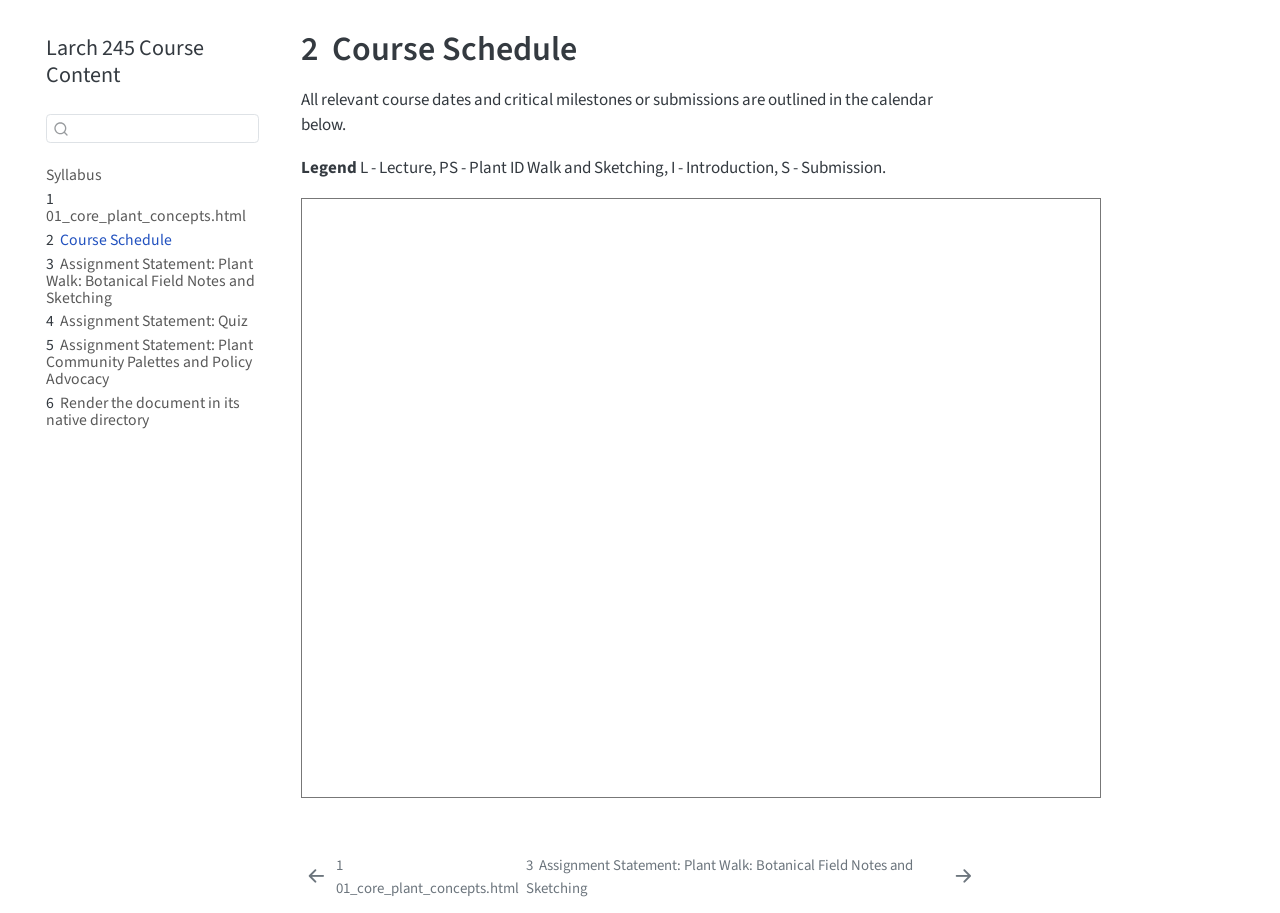
<file: docs/02_schedule.html>
<!DOCTYPE html>
<html xmlns="http://www.w3.org/1999/xhtml" lang="en" xml:lang="en"><head>

<meta charset="utf-8">
<meta name="generator" content="quarto-1.7.32">

<meta name="viewport" content="width=device-width, initial-scale=1.0, user-scalable=yes">


<title>2&nbsp; Course Schedule – Larch 245: Ecology and Plants II (Fall 2026)</title>
<style>
code{white-space: pre-wrap;}
span.smallcaps{font-variant: small-caps;}
div.columns{display: flex; gap: min(4vw, 1.5em);}
div.column{flex: auto; overflow-x: auto;}
div.hanging-indent{margin-left: 1.5em; text-indent: -1.5em;}
ul.task-list{list-style: none;}
ul.task-list li input[type="checkbox"] {
  width: 0.8em;
  margin: 0 0.8em 0.2em -1em; /* quarto-specific, see https://github.com/quarto-dev/quarto-cli/issues/4556 */ 
  vertical-align: middle;
}
</style>


<script src="site_libs/quarto-nav/quarto-nav.js"></script>
<script src="site_libs/quarto-nav/headroom.min.js"></script>
<script src="site_libs/clipboard/clipboard.min.js"></script>
<script src="site_libs/quarto-search/autocomplete.umd.js"></script>
<script src="site_libs/quarto-search/fuse.min.js"></script>
<script src="site_libs/quarto-search/quarto-search.js"></script>
<meta name="quarto:offset" content="./">
<link href="./03_assignment_statement_plant_walk.html" rel="next">
<link href="./01_core_plant_concepts.html" rel="prev">
<script src="site_libs/quarto-html/quarto.js" type="module"></script>
<script src="site_libs/quarto-html/tabsets/tabsets.js" type="module"></script>
<script src="site_libs/quarto-html/popper.min.js"></script>
<script src="site_libs/quarto-html/tippy.umd.min.js"></script>
<script src="site_libs/quarto-html/anchor.min.js"></script>
<link href="site_libs/quarto-html/tippy.css" rel="stylesheet">
<link href="site_libs/quarto-html/quarto-syntax-highlighting-37eea08aefeeee20ff55810ff984fec1.css" rel="stylesheet" id="quarto-text-highlighting-styles">
<script src="site_libs/bootstrap/bootstrap.min.js"></script>
<link href="site_libs/bootstrap/bootstrap-icons.css" rel="stylesheet">
<link href="site_libs/bootstrap/bootstrap-485d01fc63b59abcd3ee1bf1e8e2748d.min.css" rel="stylesheet" append-hash="true" id="quarto-bootstrap" data-mode="light">
<script id="quarto-search-options" type="application/json">{
  "location": "sidebar",
  "copy-button": false,
  "collapse-after": 3,
  "panel-placement": "start",
  "type": "textbox",
  "limit": 50,
  "keyboard-shortcut": [
    "f",
    "/",
    "s"
  ],
  "show-item-context": false,
  "language": {
    "search-no-results-text": "No results",
    "search-matching-documents-text": "matching documents",
    "search-copy-link-title": "Copy link to search",
    "search-hide-matches-text": "Hide additional matches",
    "search-more-match-text": "more match in this document",
    "search-more-matches-text": "more matches in this document",
    "search-clear-button-title": "Clear",
    "search-text-placeholder": "",
    "search-detached-cancel-button-title": "Cancel",
    "search-submit-button-title": "Submit",
    "search-label": "Search"
  }
}</script>


</head>

<body class="nav-sidebar floating quarto-light">

<div id="quarto-search-results"></div>
  <header id="quarto-header" class="headroom fixed-top">
  <nav class="quarto-secondary-nav">
    <div class="container-fluid d-flex">
      <button type="button" class="quarto-btn-toggle btn" data-bs-toggle="collapse" role="button" data-bs-target=".quarto-sidebar-collapse-item" aria-controls="quarto-sidebar" aria-expanded="false" aria-label="Toggle sidebar navigation" onclick="if (window.quartoToggleHeadroom) { window.quartoToggleHeadroom(); }">
        <i class="bi bi-layout-text-sidebar-reverse"></i>
      </button>
        <nav class="quarto-page-breadcrumbs" aria-label="breadcrumb"><ol class="breadcrumb"><li class="breadcrumb-item"><a href="./02_schedule.html"><span class="chapter-number">2</span>&nbsp; <span class="chapter-title">Course Schedule</span></a></li></ol></nav>
        <a class="flex-grow-1" role="navigation" data-bs-toggle="collapse" data-bs-target=".quarto-sidebar-collapse-item" aria-controls="quarto-sidebar" aria-expanded="false" aria-label="Toggle sidebar navigation" onclick="if (window.quartoToggleHeadroom) { window.quartoToggleHeadroom(); }">      
        </a>
      <button type="button" class="btn quarto-search-button" aria-label="Search" onclick="window.quartoOpenSearch();">
        <i class="bi bi-search"></i>
      </button>
    </div>
  </nav>
</header>
<!-- content -->
<div id="quarto-content" class="quarto-container page-columns page-rows-contents page-layout-article">
<!-- sidebar -->
  <nav id="quarto-sidebar" class="sidebar collapse collapse-horizontal quarto-sidebar-collapse-item sidebar-navigation floating overflow-auto">
    <div class="pt-lg-2 mt-2 text-left sidebar-header">
    <div class="sidebar-title mb-0 py-0">
      <a href="./">Larch 245 Course Content</a> 
    </div>
      </div>
        <div class="mt-2 flex-shrink-0 align-items-center">
        <div class="sidebar-search">
        <div id="quarto-search" class="" title="Search"></div>
        </div>
        </div>
    <div class="sidebar-menu-container"> 
    <ul class="list-unstyled mt-1">
        <li class="sidebar-item">
  <div class="sidebar-item-container"> 
  <a href="./index.html" class="sidebar-item-text sidebar-link">
 <span class="menu-text">Syllabus</span></a>
  </div>
</li>
        <li class="sidebar-item">
  <div class="sidebar-item-container"> 
  <a href="./01_core_plant_concepts.html" class="sidebar-item-text sidebar-link">
 <span class="menu-text"><span class="chapter-number">1</span>&nbsp; <span class="chapter-title">01_core_plant_concepts.html</span></span></a>
  </div>
</li>
        <li class="sidebar-item">
  <div class="sidebar-item-container"> 
  <a href="./02_schedule.html" class="sidebar-item-text sidebar-link active">
 <span class="menu-text"><span class="chapter-number">2</span>&nbsp; <span class="chapter-title">Course Schedule</span></span></a>
  </div>
</li>
        <li class="sidebar-item">
  <div class="sidebar-item-container"> 
  <a href="./03_assignment_statement_plant_walk.html" class="sidebar-item-text sidebar-link">
 <span class="menu-text"><span class="chapter-number">3</span>&nbsp; <span class="chapter-title">Assignment Statement: Plant Walk: Botanical Field Notes and Sketching</span></span></a>
  </div>
</li>
        <li class="sidebar-item">
  <div class="sidebar-item-container"> 
  <a href="./04_assignment_statement_quiz.html" class="sidebar-item-text sidebar-link">
 <span class="menu-text"><span class="chapter-number">4</span>&nbsp; <span class="chapter-title">Assignment Statement: Quiz</span></span></a>
  </div>
</li>
        <li class="sidebar-item">
  <div class="sidebar-item-container"> 
  <a href="./05_assignment_statement_plant_palette.html" class="sidebar-item-text sidebar-link">
 <span class="menu-text"><span class="chapter-number">5</span>&nbsp; <span class="chapter-title">Assignment Statement: Plant Community Palettes and Policy Advocacy</span></span></a>
  </div>
</li>
        <li class="sidebar-item">
  <div class="sidebar-item-container"> 
  <a href="./06_lecture_field_notes_and_sketching.html" class="sidebar-item-text sidebar-link">
 <span class="menu-text"><span class="chapter-number">6</span>&nbsp; <span class="chapter-title">Render the document in its native directory</span></span></a>
  </div>
</li>
    </ul>
    </div>
</nav>
<div id="quarto-sidebar-glass" class="quarto-sidebar-collapse-item" data-bs-toggle="collapse" data-bs-target=".quarto-sidebar-collapse-item"></div>
<!-- margin-sidebar -->
    <div id="quarto-margin-sidebar" class="sidebar margin-sidebar zindex-bottom">
        
    </div>
<!-- main -->
<main class="content" id="quarto-document-content">

<header id="title-block-header" class="quarto-title-block default">
<div class="quarto-title">
<h1 class="title"><span id="sec-course_schedule" class="quarto-section-identifier"><span class="chapter-number">2</span>&nbsp; <span class="chapter-title">Course Schedule</span></span></h1>
</div>



<div class="quarto-title-meta">

    
  
    
  </div>
  


</header>


<p>All relevant course dates and critical milestones or submissions are outlined in the calendar below.</p>
<p><strong>Legend</strong> L - Lecture, PS - Plant ID Walk and Sketching, I - Introduction, S - Submission.</p>
<iframe src="https://calendar.google.com/calendar/embed?height=600&amp;wkst=1&amp;ctz=America%2FNew_York&amp;showPrint=0&amp;title=Larch%20245%3A%20Ecology%20and%20Plants%20II&amp;src=ZmUwYTg5ZDkwZTg3NDJkNGFmZTg1MjVkYTM4NWI1OWYxNTE3OWE2OWEzM2ExZmI2YWQwODk1MzI0MWIxNTdlM0Bncm91cC5jYWxlbmRhci5nb29nbGUuY29t&amp;color=%233f51b5" style="border:solid 1px #777" width="800" height="600" frameborder="0" scrolling="yes"></iframe>



</main> <!-- /main -->
<script id="quarto-html-after-body" type="application/javascript">
  window.document.addEventListener("DOMContentLoaded", function (event) {
    const icon = "";
    const anchorJS = new window.AnchorJS();
    anchorJS.options = {
      placement: 'right',
      icon: icon
    };
    anchorJS.add('.anchored');
    const isCodeAnnotation = (el) => {
      for (const clz of el.classList) {
        if (clz.startsWith('code-annotation-')) {                     
          return true;
        }
      }
      return false;
    }
    const onCopySuccess = function(e) {
      // button target
      const button = e.trigger;
      // don't keep focus
      button.blur();
      // flash "checked"
      button.classList.add('code-copy-button-checked');
      var currentTitle = button.getAttribute("title");
      button.setAttribute("title", "Copied!");
      let tooltip;
      if (window.bootstrap) {
        button.setAttribute("data-bs-toggle", "tooltip");
        button.setAttribute("data-bs-placement", "left");
        button.setAttribute("data-bs-title", "Copied!");
        tooltip = new bootstrap.Tooltip(button, 
          { trigger: "manual", 
            customClass: "code-copy-button-tooltip",
            offset: [0, -8]});
        tooltip.show();    
      }
      setTimeout(function() {
        if (tooltip) {
          tooltip.hide();
          button.removeAttribute("data-bs-title");
          button.removeAttribute("data-bs-toggle");
          button.removeAttribute("data-bs-placement");
        }
        button.setAttribute("title", currentTitle);
        button.classList.remove('code-copy-button-checked');
      }, 1000);
      // clear code selection
      e.clearSelection();
    }
    const getTextToCopy = function(trigger) {
        const codeEl = trigger.previousElementSibling.cloneNode(true);
        for (const childEl of codeEl.children) {
          if (isCodeAnnotation(childEl)) {
            childEl.remove();
          }
        }
        return codeEl.innerText;
    }
    const clipboard = new window.ClipboardJS('.code-copy-button:not([data-in-quarto-modal])', {
      text: getTextToCopy
    });
    clipboard.on('success', onCopySuccess);
    if (window.document.getElementById('quarto-embedded-source-code-modal')) {
      const clipboardModal = new window.ClipboardJS('.code-copy-button[data-in-quarto-modal]', {
        text: getTextToCopy,
        container: window.document.getElementById('quarto-embedded-source-code-modal')
      });
      clipboardModal.on('success', onCopySuccess);
    }
      var localhostRegex = new RegExp(/^(?:http|https):\/\/localhost\:?[0-9]*\//);
      var mailtoRegex = new RegExp(/^mailto:/);
        var filterRegex = new RegExp('/' + window.location.host + '/');
      var isInternal = (href) => {
          return filterRegex.test(href) || localhostRegex.test(href) || mailtoRegex.test(href);
      }
      // Inspect non-navigation links and adorn them if external
     var links = window.document.querySelectorAll('a[href]:not(.nav-link):not(.navbar-brand):not(.toc-action):not(.sidebar-link):not(.sidebar-item-toggle):not(.pagination-link):not(.no-external):not([aria-hidden]):not(.dropdown-item):not(.quarto-navigation-tool):not(.about-link)');
      for (var i=0; i<links.length; i++) {
        const link = links[i];
        if (!isInternal(link.href)) {
          // undo the damage that might have been done by quarto-nav.js in the case of
          // links that we want to consider external
          if (link.dataset.originalHref !== undefined) {
            link.href = link.dataset.originalHref;
          }
        }
      }
    function tippyHover(el, contentFn, onTriggerFn, onUntriggerFn) {
      const config = {
        allowHTML: true,
        maxWidth: 500,
        delay: 100,
        arrow: false,
        appendTo: function(el) {
            return el.parentElement;
        },
        interactive: true,
        interactiveBorder: 10,
        theme: 'quarto',
        placement: 'bottom-start',
      };
      if (contentFn) {
        config.content = contentFn;
      }
      if (onTriggerFn) {
        config.onTrigger = onTriggerFn;
      }
      if (onUntriggerFn) {
        config.onUntrigger = onUntriggerFn;
      }
      window.tippy(el, config); 
    }
    const noterefs = window.document.querySelectorAll('a[role="doc-noteref"]');
    for (var i=0; i<noterefs.length; i++) {
      const ref = noterefs[i];
      tippyHover(ref, function() {
        // use id or data attribute instead here
        let href = ref.getAttribute('data-footnote-href') || ref.getAttribute('href');
        try { href = new URL(href).hash; } catch {}
        const id = href.replace(/^#\/?/, "");
        const note = window.document.getElementById(id);
        if (note) {
          return note.innerHTML;
        } else {
          return "";
        }
      });
    }
    const xrefs = window.document.querySelectorAll('a.quarto-xref');
    const processXRef = (id, note) => {
      // Strip column container classes
      const stripColumnClz = (el) => {
        el.classList.remove("page-full", "page-columns");
        if (el.children) {
          for (const child of el.children) {
            stripColumnClz(child);
          }
        }
      }
      stripColumnClz(note)
      if (id === null || id.startsWith('sec-')) {
        // Special case sections, only their first couple elements
        const container = document.createElement("div");
        if (note.children && note.children.length > 2) {
          container.appendChild(note.children[0].cloneNode(true));
          for (let i = 1; i < note.children.length; i++) {
            const child = note.children[i];
            if (child.tagName === "P" && child.innerText === "") {
              continue;
            } else {
              container.appendChild(child.cloneNode(true));
              break;
            }
          }
          if (window.Quarto?.typesetMath) {
            window.Quarto.typesetMath(container);
          }
          return container.innerHTML
        } else {
          if (window.Quarto?.typesetMath) {
            window.Quarto.typesetMath(note);
          }
          return note.innerHTML;
        }
      } else {
        // Remove any anchor links if they are present
        const anchorLink = note.querySelector('a.anchorjs-link');
        if (anchorLink) {
          anchorLink.remove();
        }
        if (window.Quarto?.typesetMath) {
          window.Quarto.typesetMath(note);
        }
        if (note.classList.contains("callout")) {
          return note.outerHTML;
        } else {
          return note.innerHTML;
        }
      }
    }
    for (var i=0; i<xrefs.length; i++) {
      const xref = xrefs[i];
      tippyHover(xref, undefined, function(instance) {
        instance.disable();
        let url = xref.getAttribute('href');
        let hash = undefined; 
        if (url.startsWith('#')) {
          hash = url;
        } else {
          try { hash = new URL(url).hash; } catch {}
        }
        if (hash) {
          const id = hash.replace(/^#\/?/, "");
          const note = window.document.getElementById(id);
          if (note !== null) {
            try {
              const html = processXRef(id, note.cloneNode(true));
              instance.setContent(html);
            } finally {
              instance.enable();
              instance.show();
            }
          } else {
            // See if we can fetch this
            fetch(url.split('#')[0])
            .then(res => res.text())
            .then(html => {
              const parser = new DOMParser();
              const htmlDoc = parser.parseFromString(html, "text/html");
              const note = htmlDoc.getElementById(id);
              if (note !== null) {
                const html = processXRef(id, note);
                instance.setContent(html);
              } 
            }).finally(() => {
              instance.enable();
              instance.show();
            });
          }
        } else {
          // See if we can fetch a full url (with no hash to target)
          // This is a special case and we should probably do some content thinning / targeting
          fetch(url)
          .then(res => res.text())
          .then(html => {
            const parser = new DOMParser();
            const htmlDoc = parser.parseFromString(html, "text/html");
            const note = htmlDoc.querySelector('main.content');
            if (note !== null) {
              // This should only happen for chapter cross references
              // (since there is no id in the URL)
              // remove the first header
              if (note.children.length > 0 && note.children[0].tagName === "HEADER") {
                note.children[0].remove();
              }
              const html = processXRef(null, note);
              instance.setContent(html);
            } 
          }).finally(() => {
            instance.enable();
            instance.show();
          });
        }
      }, function(instance) {
      });
    }
        let selectedAnnoteEl;
        const selectorForAnnotation = ( cell, annotation) => {
          let cellAttr = 'data-code-cell="' + cell + '"';
          let lineAttr = 'data-code-annotation="' +  annotation + '"';
          const selector = 'span[' + cellAttr + '][' + lineAttr + ']';
          return selector;
        }
        const selectCodeLines = (annoteEl) => {
          const doc = window.document;
          const targetCell = annoteEl.getAttribute("data-target-cell");
          const targetAnnotation = annoteEl.getAttribute("data-target-annotation");
          const annoteSpan = window.document.querySelector(selectorForAnnotation(targetCell, targetAnnotation));
          const lines = annoteSpan.getAttribute("data-code-lines").split(",");
          const lineIds = lines.map((line) => {
            return targetCell + "-" + line;
          })
          let top = null;
          let height = null;
          let parent = null;
          if (lineIds.length > 0) {
              //compute the position of the single el (top and bottom and make a div)
              const el = window.document.getElementById(lineIds[0]);
              top = el.offsetTop;
              height = el.offsetHeight;
              parent = el.parentElement.parentElement;
            if (lineIds.length > 1) {
              const lastEl = window.document.getElementById(lineIds[lineIds.length - 1]);
              const bottom = lastEl.offsetTop + lastEl.offsetHeight;
              height = bottom - top;
            }
            if (top !== null && height !== null && parent !== null) {
              // cook up a div (if necessary) and position it 
              let div = window.document.getElementById("code-annotation-line-highlight");
              if (div === null) {
                div = window.document.createElement("div");
                div.setAttribute("id", "code-annotation-line-highlight");
                div.style.position = 'absolute';
                parent.appendChild(div);
              }
              div.style.top = top - 2 + "px";
              div.style.height = height + 4 + "px";
              div.style.left = 0;
              let gutterDiv = window.document.getElementById("code-annotation-line-highlight-gutter");
              if (gutterDiv === null) {
                gutterDiv = window.document.createElement("div");
                gutterDiv.setAttribute("id", "code-annotation-line-highlight-gutter");
                gutterDiv.style.position = 'absolute';
                const codeCell = window.document.getElementById(targetCell);
                const gutter = codeCell.querySelector('.code-annotation-gutter');
                gutter.appendChild(gutterDiv);
              }
              gutterDiv.style.top = top - 2 + "px";
              gutterDiv.style.height = height + 4 + "px";
            }
            selectedAnnoteEl = annoteEl;
          }
        };
        const unselectCodeLines = () => {
          const elementsIds = ["code-annotation-line-highlight", "code-annotation-line-highlight-gutter"];
          elementsIds.forEach((elId) => {
            const div = window.document.getElementById(elId);
            if (div) {
              div.remove();
            }
          });
          selectedAnnoteEl = undefined;
        };
          // Handle positioning of the toggle
      window.addEventListener(
        "resize",
        throttle(() => {
          elRect = undefined;
          if (selectedAnnoteEl) {
            selectCodeLines(selectedAnnoteEl);
          }
        }, 10)
      );
      function throttle(fn, ms) {
      let throttle = false;
      let timer;
        return (...args) => {
          if(!throttle) { // first call gets through
              fn.apply(this, args);
              throttle = true;
          } else { // all the others get throttled
              if(timer) clearTimeout(timer); // cancel #2
              timer = setTimeout(() => {
                fn.apply(this, args);
                timer = throttle = false;
              }, ms);
          }
        };
      }
        // Attach click handler to the DT
        const annoteDls = window.document.querySelectorAll('dt[data-target-cell]');
        for (const annoteDlNode of annoteDls) {
          annoteDlNode.addEventListener('click', (event) => {
            const clickedEl = event.target;
            if (clickedEl !== selectedAnnoteEl) {
              unselectCodeLines();
              const activeEl = window.document.querySelector('dt[data-target-cell].code-annotation-active');
              if (activeEl) {
                activeEl.classList.remove('code-annotation-active');
              }
              selectCodeLines(clickedEl);
              clickedEl.classList.add('code-annotation-active');
            } else {
              // Unselect the line
              unselectCodeLines();
              clickedEl.classList.remove('code-annotation-active');
            }
          });
        }
    const findCites = (el) => {
      const parentEl = el.parentElement;
      if (parentEl) {
        const cites = parentEl.dataset.cites;
        if (cites) {
          return {
            el,
            cites: cites.split(' ')
          };
        } else {
          return findCites(el.parentElement)
        }
      } else {
        return undefined;
      }
    };
    var bibliorefs = window.document.querySelectorAll('a[role="doc-biblioref"]');
    for (var i=0; i<bibliorefs.length; i++) {
      const ref = bibliorefs[i];
      const citeInfo = findCites(ref);
      if (citeInfo) {
        tippyHover(citeInfo.el, function() {
          var popup = window.document.createElement('div');
          citeInfo.cites.forEach(function(cite) {
            var citeDiv = window.document.createElement('div');
            citeDiv.classList.add('hanging-indent');
            citeDiv.classList.add('csl-entry');
            var biblioDiv = window.document.getElementById('ref-' + cite);
            if (biblioDiv) {
              citeDiv.innerHTML = biblioDiv.innerHTML;
            }
            popup.appendChild(citeDiv);
          });
          return popup.innerHTML;
        });
      }
    }
  });
  </script>
<nav class="page-navigation">
  <div class="nav-page nav-page-previous">
      <a href="./01_core_plant_concepts.html" class="pagination-link" aria-label="01_core_plant_concepts.html">
        <i class="bi bi-arrow-left-short"></i> <span class="nav-page-text"><span class="chapter-number">1</span>&nbsp; <span class="chapter-title">01_core_plant_concepts.html</span></span>
      </a>          
  </div>
  <div class="nav-page nav-page-next">
      <a href="./03_assignment_statement_plant_walk.html" class="pagination-link" aria-label="Assignment Statement: Plant Walk: Botanical Field Notes and Sketching">
        <span class="nav-page-text"><span class="chapter-number">3</span>&nbsp; <span class="chapter-title">Assignment Statement: Plant Walk: Botanical Field Notes and Sketching</span></span> <i class="bi bi-arrow-right-short"></i>
      </a>
  </div>
</nav>
</div> <!-- /content -->




</body></html>
</file>
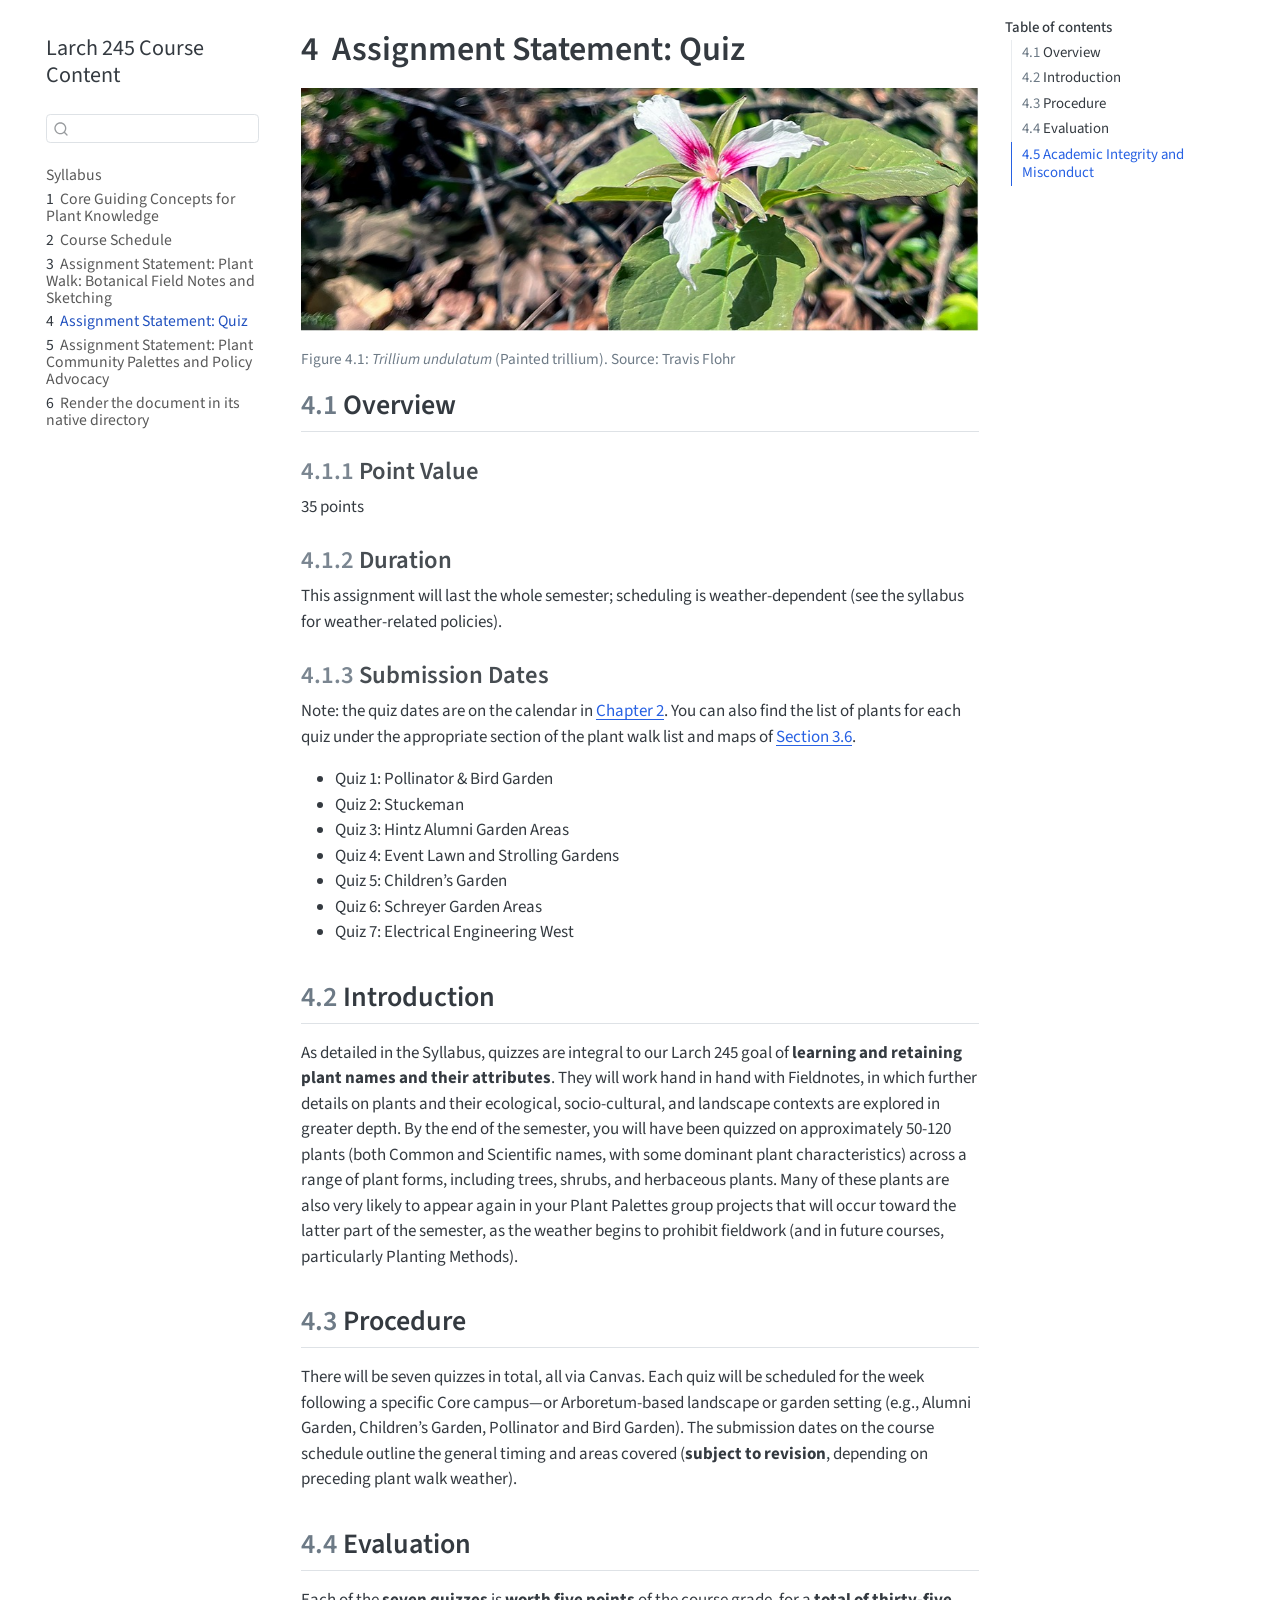
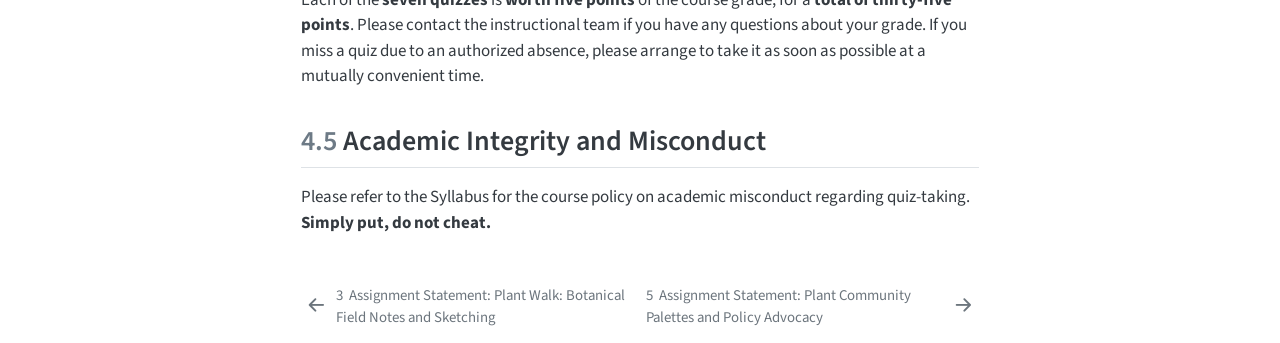
<file: docs/04_assignment_statement_quiz.html>
<!DOCTYPE html>
<html xmlns="http://www.w3.org/1999/xhtml" lang="en" xml:lang="en"><head>

<meta charset="utf-8">
<meta name="generator" content="quarto-1.7.32">

<meta name="viewport" content="width=device-width, initial-scale=1.0, user-scalable=yes">


<title>4&nbsp; Assignment Statement: Quiz – Larch 245: Ecology and Plants II (Fall 2026)</title>
<style>
code{white-space: pre-wrap;}
span.smallcaps{font-variant: small-caps;}
div.columns{display: flex; gap: min(4vw, 1.5em);}
div.column{flex: auto; overflow-x: auto;}
div.hanging-indent{margin-left: 1.5em; text-indent: -1.5em;}
ul.task-list{list-style: none;}
ul.task-list li input[type="checkbox"] {
  width: 0.8em;
  margin: 0 0.8em 0.2em -1em; /* quarto-specific, see https://github.com/quarto-dev/quarto-cli/issues/4556 */ 
  vertical-align: middle;
}
</style>


<script src="site_libs/quarto-nav/quarto-nav.js"></script>
<script src="site_libs/quarto-nav/headroom.min.js"></script>
<script src="site_libs/clipboard/clipboard.min.js"></script>
<script src="site_libs/quarto-search/autocomplete.umd.js"></script>
<script src="site_libs/quarto-search/fuse.min.js"></script>
<script src="site_libs/quarto-search/quarto-search.js"></script>
<meta name="quarto:offset" content="./">
<link href="./05_assignment_statement_plant_palette.html" rel="next">
<link href="./03_assignment_statement_plant_walk.html" rel="prev">
<script src="site_libs/quarto-html/quarto.js" type="module"></script>
<script src="site_libs/quarto-html/tabsets/tabsets.js" type="module"></script>
<script src="site_libs/quarto-html/popper.min.js"></script>
<script src="site_libs/quarto-html/tippy.umd.min.js"></script>
<script src="site_libs/quarto-html/anchor.min.js"></script>
<link href="site_libs/quarto-html/tippy.css" rel="stylesheet">
<link href="site_libs/quarto-html/quarto-syntax-highlighting-37eea08aefeeee20ff55810ff984fec1.css" rel="stylesheet" id="quarto-text-highlighting-styles">
<script src="site_libs/bootstrap/bootstrap.min.js"></script>
<link href="site_libs/bootstrap/bootstrap-icons.css" rel="stylesheet">
<link href="site_libs/bootstrap/bootstrap-485d01fc63b59abcd3ee1bf1e8e2748d.min.css" rel="stylesheet" append-hash="true" id="quarto-bootstrap" data-mode="light">
<script id="quarto-search-options" type="application/json">{
  "location": "sidebar",
  "copy-button": false,
  "collapse-after": 3,
  "panel-placement": "start",
  "type": "textbox",
  "limit": 50,
  "keyboard-shortcut": [
    "f",
    "/",
    "s"
  ],
  "show-item-context": false,
  "language": {
    "search-no-results-text": "No results",
    "search-matching-documents-text": "matching documents",
    "search-copy-link-title": "Copy link to search",
    "search-hide-matches-text": "Hide additional matches",
    "search-more-match-text": "more match in this document",
    "search-more-matches-text": "more matches in this document",
    "search-clear-button-title": "Clear",
    "search-text-placeholder": "",
    "search-detached-cancel-button-title": "Cancel",
    "search-submit-button-title": "Submit",
    "search-label": "Search"
  }
}</script>


</head>

<body class="nav-sidebar floating quarto-light">

<div id="quarto-search-results"></div>
  <header id="quarto-header" class="headroom fixed-top">
  <nav class="quarto-secondary-nav">
    <div class="container-fluid d-flex">
      <button type="button" class="quarto-btn-toggle btn" data-bs-toggle="collapse" role="button" data-bs-target=".quarto-sidebar-collapse-item" aria-controls="quarto-sidebar" aria-expanded="false" aria-label="Toggle sidebar navigation" onclick="if (window.quartoToggleHeadroom) { window.quartoToggleHeadroom(); }">
        <i class="bi bi-layout-text-sidebar-reverse"></i>
      </button>
        <nav class="quarto-page-breadcrumbs" aria-label="breadcrumb"><ol class="breadcrumb"><li class="breadcrumb-item"><a href="./04_assignment_statement_quiz.html"><span class="chapter-number">4</span>&nbsp; <span class="chapter-title">Assignment Statement: Quiz</span></a></li></ol></nav>
        <a class="flex-grow-1" role="navigation" data-bs-toggle="collapse" data-bs-target=".quarto-sidebar-collapse-item" aria-controls="quarto-sidebar" aria-expanded="false" aria-label="Toggle sidebar navigation" onclick="if (window.quartoToggleHeadroom) { window.quartoToggleHeadroom(); }">      
        </a>
      <button type="button" class="btn quarto-search-button" aria-label="Search" onclick="window.quartoOpenSearch();">
        <i class="bi bi-search"></i>
      </button>
    </div>
  </nav>
</header>
<!-- content -->
<div id="quarto-content" class="quarto-container page-columns page-rows-contents page-layout-article">
<!-- sidebar -->
  <nav id="quarto-sidebar" class="sidebar collapse collapse-horizontal quarto-sidebar-collapse-item sidebar-navigation floating overflow-auto">
    <div class="pt-lg-2 mt-2 text-left sidebar-header">
    <div class="sidebar-title mb-0 py-0">
      <a href="./">Larch 245 Course Content</a> 
    </div>
      </div>
        <div class="mt-2 flex-shrink-0 align-items-center">
        <div class="sidebar-search">
        <div id="quarto-search" class="" title="Search"></div>
        </div>
        </div>
    <div class="sidebar-menu-container"> 
    <ul class="list-unstyled mt-1">
        <li class="sidebar-item">
  <div class="sidebar-item-container"> 
  <a href="./index.html" class="sidebar-item-text sidebar-link">
 <span class="menu-text">Syllabus</span></a>
  </div>
</li>
        <li class="sidebar-item">
  <div class="sidebar-item-container"> 
  <a href="./01_core_plant_concepts.html" class="sidebar-item-text sidebar-link">
 <span class="menu-text"><span class="chapter-number">1</span>&nbsp; <span class="chapter-title">Core Guiding Concepts for Plant Knowledge</span></span></a>
  </div>
</li>
        <li class="sidebar-item">
  <div class="sidebar-item-container"> 
  <a href="./02_schedule.html" class="sidebar-item-text sidebar-link">
 <span class="menu-text"><span class="chapter-number">2</span>&nbsp; <span class="chapter-title">Course Schedule</span></span></a>
  </div>
</li>
        <li class="sidebar-item">
  <div class="sidebar-item-container"> 
  <a href="./03_assignment_statement_plant_walk.html" class="sidebar-item-text sidebar-link">
 <span class="menu-text"><span class="chapter-number">3</span>&nbsp; <span class="chapter-title">Assignment Statement: Plant Walk: Botanical Field Notes and Sketching</span></span></a>
  </div>
</li>
        <li class="sidebar-item">
  <div class="sidebar-item-container"> 
  <a href="./04_assignment_statement_quiz.html" class="sidebar-item-text sidebar-link active">
 <span class="menu-text"><span class="chapter-number">4</span>&nbsp; <span class="chapter-title">Assignment Statement: Quiz</span></span></a>
  </div>
</li>
        <li class="sidebar-item">
  <div class="sidebar-item-container"> 
  <a href="./05_assignment_statement_plant_palette.html" class="sidebar-item-text sidebar-link">
 <span class="menu-text"><span class="chapter-number">5</span>&nbsp; <span class="chapter-title">Assignment Statement: Plant Community Palettes and Policy Advocacy</span></span></a>
  </div>
</li>
        <li class="sidebar-item">
  <div class="sidebar-item-container"> 
  <a href="./06_lecture_field_notes_and_sketching.html" class="sidebar-item-text sidebar-link">
 <span class="menu-text"><span class="chapter-number">6</span>&nbsp; <span class="chapter-title">Render the document in its native directory</span></span></a>
  </div>
</li>
    </ul>
    </div>
</nav>
<div id="quarto-sidebar-glass" class="quarto-sidebar-collapse-item" data-bs-toggle="collapse" data-bs-target=".quarto-sidebar-collapse-item"></div>
<!-- margin-sidebar -->
    <div id="quarto-margin-sidebar" class="sidebar margin-sidebar">
        <nav id="TOC" role="doc-toc" class="toc-active">
    <h2 id="toc-title">Table of contents</h2>
   
  <ul>
  <li><a href="#overview" id="toc-overview" class="nav-link active" data-scroll-target="#overview"><span class="header-section-number">4.1</span> Overview</a>
  <ul class="collapse">
  <li><a href="#point-value" id="toc-point-value" class="nav-link" data-scroll-target="#point-value"><span class="header-section-number">4.1.1</span> Point Value</a></li>
  <li><a href="#duration" id="toc-duration" class="nav-link" data-scroll-target="#duration"><span class="header-section-number">4.1.2</span> Duration</a></li>
  <li><a href="#submission-dates" id="toc-submission-dates" class="nav-link" data-scroll-target="#submission-dates"><span class="header-section-number">4.1.3</span> Submission Dates</a></li>
  </ul></li>
  <li><a href="#introduction" id="toc-introduction" class="nav-link" data-scroll-target="#introduction"><span class="header-section-number">4.2</span> Introduction</a></li>
  <li><a href="#procedure" id="toc-procedure" class="nav-link" data-scroll-target="#procedure"><span class="header-section-number">4.3</span> Procedure</a></li>
  <li><a href="#evaluation" id="toc-evaluation" class="nav-link" data-scroll-target="#evaluation"><span class="header-section-number">4.4</span> Evaluation</a></li>
  <li><a href="#academic-integrity-and-misconduct" id="toc-academic-integrity-and-misconduct" class="nav-link" data-scroll-target="#academic-integrity-and-misconduct"><span class="header-section-number">4.5</span> Academic Integrity and Misconduct</a></li>
  </ul>
</nav>
    </div>
<!-- main -->
<main class="content" id="quarto-document-content">

<header id="title-block-header" class="quarto-title-block default">
<div class="quarto-title">
<h1 class="title"><span class="chapter-number">4</span>&nbsp; <span class="chapter-title">Assignment Statement: Quiz</span></h1>
</div>



<div class="quarto-title-meta">

    
  
    
  </div>
  


</header>


<div id="fig-example_journal_entry" class="quarto-float quarto-figure quarto-figure-center anchored" data-fig-align="center" alt="A photo of *Trillium undulatum* (Painted trillium), a slender, 12-inch painted trillium plant rising from the forest floor. Below the single white and pink blossom is a whorl of three large, pointed blue-green leaves. The flower features three wavy white petals with a vivid red-purple pattern in the center.">
<figure class="quarto-float quarto-float-fig figure">
<div aria-describedby="fig-example_journal_entry-caption-0ceaefa1-69ba-4598-a22c-09a6ac19f8ca">
<img src="images/04_cover_image.jpg" class="img-fluid quarto-figure quarto-figure-center figure-img" style="width:100.0%" alt="A photo of *Trillium undulatum* (Painted trillium), a slender, 12-inch painted trillium plant rising from the forest floor. Below the single white and pink blossom is a whorl of three large, pointed blue-green leaves. The flower features three wavy white petals with a vivid red-purple pattern in the center.">
</div>
<figcaption class="quarto-float-caption-bottom quarto-float-caption quarto-float-fig" id="fig-example_journal_entry-caption-0ceaefa1-69ba-4598-a22c-09a6ac19f8ca">
Figure&nbsp;4.1: <em>Trillium undulatum</em> (Painted trillium). Source: Travis Flohr
</figcaption>
</figure>
</div>
<section id="overview" class="level2" data-number="4.1">
<h2 data-number="4.1" class="anchored" data-anchor-id="overview"><span class="header-section-number">4.1</span> Overview</h2>
<section id="point-value" class="level3" data-number="4.1.1">
<h3 data-number="4.1.1" class="anchored" data-anchor-id="point-value"><span class="header-section-number">4.1.1</span> Point Value</h3>
<p>35 points</p>
</section>
<section id="duration" class="level3" data-number="4.1.2">
<h3 data-number="4.1.2" class="anchored" data-anchor-id="duration"><span class="header-section-number">4.1.2</span> Duration</h3>
<p>This assignment will last the whole semester; scheduling is weather-dependent (see the syllabus for weather-related policies).</p>
</section>
<section id="submission-dates" class="level3" data-number="4.1.3">
<h3 data-number="4.1.3" class="anchored" data-anchor-id="submission-dates"><span class="header-section-number">4.1.3</span> Submission Dates</h3>
<p>Note: the quiz dates are on the calendar in <a href="02_schedule.html" class="quarto-xref"><span>Chapter 2</span></a>. You can also find the list of plants for each quiz under the appropriate section of the plant walk list and maps of <a href="03_assignment_statement_plant_walk.html#sec-plant_maps" class="quarto-xref"><span>Section 3.6</span></a>.</p>
<ul>
<li>Quiz 1: Pollinator &amp; Bird Garden</li>
<li>Quiz 2: Stuckeman</li>
<li>Quiz 3: Hintz Alumni Garden Areas</li>
<li>Quiz 4: Event Lawn and Strolling Gardens</li>
<li>Quiz 5: Children’s Garden</li>
<li>Quiz 6: Schreyer Garden Areas</li>
<li>Quiz 7: Electrical Engineering West</li>
</ul>
</section>
</section>
<section id="introduction" class="level2" data-number="4.2">
<h2 data-number="4.2" class="anchored" data-anchor-id="introduction"><span class="header-section-number">4.2</span> Introduction</h2>
<p>As detailed in the Syllabus, quizzes are integral to our Larch 245 goal of <strong>learning and retaining plant names and their attributes</strong>. They will work hand in hand with Fieldnotes, in which further details on plants and their ecological, socio-cultural, and landscape contexts are explored in greater depth. By the end of the semester, you will have been quizzed on approximately 50-120 plants (both Common and Scientific names, with some dominant plant characteristics) across a range of plant forms, including trees, shrubs, and herbaceous plants. Many of these plants are also very likely to appear again in your Plant Palettes group projects that will occur toward the latter part of the semester, as the weather begins to prohibit fieldwork (and in future courses, particularly Planting Methods).</p>
</section>
<section id="procedure" class="level2" data-number="4.3">
<h2 data-number="4.3" class="anchored" data-anchor-id="procedure"><span class="header-section-number">4.3</span> Procedure</h2>
<p>There will be seven quizzes in total, all via Canvas. Each quiz will be scheduled for the week following a specific Core campus—or Arboretum-based landscape or garden setting (e.g., Alumni Garden, Children’s Garden, Pollinator and Bird Garden). The submission dates on the course schedule outline the general timing and areas covered (<strong>subject to revision</strong>, depending on preceding plant walk weather).</p>
</section>
<section id="evaluation" class="level2" data-number="4.4">
<h2 data-number="4.4" class="anchored" data-anchor-id="evaluation"><span class="header-section-number">4.4</span> Evaluation</h2>
<p>Each of the <strong>seven quizzes</strong> is <strong>worth five points</strong> of the course grade, for a <strong>total of thirty-five points</strong>. Please contact the instructional team if you have any questions about your grade. If you miss a quiz due to an authorized absence, please arrange to take it as soon as possible at a mutually convenient time.</p>
</section>
<section id="academic-integrity-and-misconduct" class="level2" data-number="4.5">
<h2 data-number="4.5" class="anchored" data-anchor-id="academic-integrity-and-misconduct"><span class="header-section-number">4.5</span> Academic Integrity and Misconduct</h2>
<p>Please refer to the Syllabus for the course policy on academic misconduct regarding quiz-taking. <strong>Simply put, do not cheat.</strong></p>


</section>

</main> <!-- /main -->
<script id="quarto-html-after-body" type="application/javascript">
  window.document.addEventListener("DOMContentLoaded", function (event) {
    const icon = "";
    const anchorJS = new window.AnchorJS();
    anchorJS.options = {
      placement: 'right',
      icon: icon
    };
    anchorJS.add('.anchored');
    const isCodeAnnotation = (el) => {
      for (const clz of el.classList) {
        if (clz.startsWith('code-annotation-')) {                     
          return true;
        }
      }
      return false;
    }
    const onCopySuccess = function(e) {
      // button target
      const button = e.trigger;
      // don't keep focus
      button.blur();
      // flash "checked"
      button.classList.add('code-copy-button-checked');
      var currentTitle = button.getAttribute("title");
      button.setAttribute("title", "Copied!");
      let tooltip;
      if (window.bootstrap) {
        button.setAttribute("data-bs-toggle", "tooltip");
        button.setAttribute("data-bs-placement", "left");
        button.setAttribute("data-bs-title", "Copied!");
        tooltip = new bootstrap.Tooltip(button, 
          { trigger: "manual", 
            customClass: "code-copy-button-tooltip",
            offset: [0, -8]});
        tooltip.show();    
      }
      setTimeout(function() {
        if (tooltip) {
          tooltip.hide();
          button.removeAttribute("data-bs-title");
          button.removeAttribute("data-bs-toggle");
          button.removeAttribute("data-bs-placement");
        }
        button.setAttribute("title", currentTitle);
        button.classList.remove('code-copy-button-checked');
      }, 1000);
      // clear code selection
      e.clearSelection();
    }
    const getTextToCopy = function(trigger) {
        const codeEl = trigger.previousElementSibling.cloneNode(true);
        for (const childEl of codeEl.children) {
          if (isCodeAnnotation(childEl)) {
            childEl.remove();
          }
        }
        return codeEl.innerText;
    }
    const clipboard = new window.ClipboardJS('.code-copy-button:not([data-in-quarto-modal])', {
      text: getTextToCopy
    });
    clipboard.on('success', onCopySuccess);
    if (window.document.getElementById('quarto-embedded-source-code-modal')) {
      const clipboardModal = new window.ClipboardJS('.code-copy-button[data-in-quarto-modal]', {
        text: getTextToCopy,
        container: window.document.getElementById('quarto-embedded-source-code-modal')
      });
      clipboardModal.on('success', onCopySuccess);
    }
      var localhostRegex = new RegExp(/^(?:http|https):\/\/localhost\:?[0-9]*\//);
      var mailtoRegex = new RegExp(/^mailto:/);
        var filterRegex = new RegExp('/' + window.location.host + '/');
      var isInternal = (href) => {
          return filterRegex.test(href) || localhostRegex.test(href) || mailtoRegex.test(href);
      }
      // Inspect non-navigation links and adorn them if external
     var links = window.document.querySelectorAll('a[href]:not(.nav-link):not(.navbar-brand):not(.toc-action):not(.sidebar-link):not(.sidebar-item-toggle):not(.pagination-link):not(.no-external):not([aria-hidden]):not(.dropdown-item):not(.quarto-navigation-tool):not(.about-link)');
      for (var i=0; i<links.length; i++) {
        const link = links[i];
        if (!isInternal(link.href)) {
          // undo the damage that might have been done by quarto-nav.js in the case of
          // links that we want to consider external
          if (link.dataset.originalHref !== undefined) {
            link.href = link.dataset.originalHref;
          }
        }
      }
    function tippyHover(el, contentFn, onTriggerFn, onUntriggerFn) {
      const config = {
        allowHTML: true,
        maxWidth: 500,
        delay: 100,
        arrow: false,
        appendTo: function(el) {
            return el.parentElement;
        },
        interactive: true,
        interactiveBorder: 10,
        theme: 'quarto',
        placement: 'bottom-start',
      };
      if (contentFn) {
        config.content = contentFn;
      }
      if (onTriggerFn) {
        config.onTrigger = onTriggerFn;
      }
      if (onUntriggerFn) {
        config.onUntrigger = onUntriggerFn;
      }
      window.tippy(el, config); 
    }
    const noterefs = window.document.querySelectorAll('a[role="doc-noteref"]');
    for (var i=0; i<noterefs.length; i++) {
      const ref = noterefs[i];
      tippyHover(ref, function() {
        // use id or data attribute instead here
        let href = ref.getAttribute('data-footnote-href') || ref.getAttribute('href');
        try { href = new URL(href).hash; } catch {}
        const id = href.replace(/^#\/?/, "");
        const note = window.document.getElementById(id);
        if (note) {
          return note.innerHTML;
        } else {
          return "";
        }
      });
    }
    const xrefs = window.document.querySelectorAll('a.quarto-xref');
    const processXRef = (id, note) => {
      // Strip column container classes
      const stripColumnClz = (el) => {
        el.classList.remove("page-full", "page-columns");
        if (el.children) {
          for (const child of el.children) {
            stripColumnClz(child);
          }
        }
      }
      stripColumnClz(note)
      if (id === null || id.startsWith('sec-')) {
        // Special case sections, only their first couple elements
        const container = document.createElement("div");
        if (note.children && note.children.length > 2) {
          container.appendChild(note.children[0].cloneNode(true));
          for (let i = 1; i < note.children.length; i++) {
            const child = note.children[i];
            if (child.tagName === "P" && child.innerText === "") {
              continue;
            } else {
              container.appendChild(child.cloneNode(true));
              break;
            }
          }
          if (window.Quarto?.typesetMath) {
            window.Quarto.typesetMath(container);
          }
          return container.innerHTML
        } else {
          if (window.Quarto?.typesetMath) {
            window.Quarto.typesetMath(note);
          }
          return note.innerHTML;
        }
      } else {
        // Remove any anchor links if they are present
        const anchorLink = note.querySelector('a.anchorjs-link');
        if (anchorLink) {
          anchorLink.remove();
        }
        if (window.Quarto?.typesetMath) {
          window.Quarto.typesetMath(note);
        }
        if (note.classList.contains("callout")) {
          return note.outerHTML;
        } else {
          return note.innerHTML;
        }
      }
    }
    for (var i=0; i<xrefs.length; i++) {
      const xref = xrefs[i];
      tippyHover(xref, undefined, function(instance) {
        instance.disable();
        let url = xref.getAttribute('href');
        let hash = undefined; 
        if (url.startsWith('#')) {
          hash = url;
        } else {
          try { hash = new URL(url).hash; } catch {}
        }
        if (hash) {
          const id = hash.replace(/^#\/?/, "");
          const note = window.document.getElementById(id);
          if (note !== null) {
            try {
              const html = processXRef(id, note.cloneNode(true));
              instance.setContent(html);
            } finally {
              instance.enable();
              instance.show();
            }
          } else {
            // See if we can fetch this
            fetch(url.split('#')[0])
            .then(res => res.text())
            .then(html => {
              const parser = new DOMParser();
              const htmlDoc = parser.parseFromString(html, "text/html");
              const note = htmlDoc.getElementById(id);
              if (note !== null) {
                const html = processXRef(id, note);
                instance.setContent(html);
              } 
            }).finally(() => {
              instance.enable();
              instance.show();
            });
          }
        } else {
          // See if we can fetch a full url (with no hash to target)
          // This is a special case and we should probably do some content thinning / targeting
          fetch(url)
          .then(res => res.text())
          .then(html => {
            const parser = new DOMParser();
            const htmlDoc = parser.parseFromString(html, "text/html");
            const note = htmlDoc.querySelector('main.content');
            if (note !== null) {
              // This should only happen for chapter cross references
              // (since there is no id in the URL)
              // remove the first header
              if (note.children.length > 0 && note.children[0].tagName === "HEADER") {
                note.children[0].remove();
              }
              const html = processXRef(null, note);
              instance.setContent(html);
            } 
          }).finally(() => {
            instance.enable();
            instance.show();
          });
        }
      }, function(instance) {
      });
    }
        let selectedAnnoteEl;
        const selectorForAnnotation = ( cell, annotation) => {
          let cellAttr = 'data-code-cell="' + cell + '"';
          let lineAttr = 'data-code-annotation="' +  annotation + '"';
          const selector = 'span[' + cellAttr + '][' + lineAttr + ']';
          return selector;
        }
        const selectCodeLines = (annoteEl) => {
          const doc = window.document;
          const targetCell = annoteEl.getAttribute("data-target-cell");
          const targetAnnotation = annoteEl.getAttribute("data-target-annotation");
          const annoteSpan = window.document.querySelector(selectorForAnnotation(targetCell, targetAnnotation));
          const lines = annoteSpan.getAttribute("data-code-lines").split(",");
          const lineIds = lines.map((line) => {
            return targetCell + "-" + line;
          })
          let top = null;
          let height = null;
          let parent = null;
          if (lineIds.length > 0) {
              //compute the position of the single el (top and bottom and make a div)
              const el = window.document.getElementById(lineIds[0]);
              top = el.offsetTop;
              height = el.offsetHeight;
              parent = el.parentElement.parentElement;
            if (lineIds.length > 1) {
              const lastEl = window.document.getElementById(lineIds[lineIds.length - 1]);
              const bottom = lastEl.offsetTop + lastEl.offsetHeight;
              height = bottom - top;
            }
            if (top !== null && height !== null && parent !== null) {
              // cook up a div (if necessary) and position it 
              let div = window.document.getElementById("code-annotation-line-highlight");
              if (div === null) {
                div = window.document.createElement("div");
                div.setAttribute("id", "code-annotation-line-highlight");
                div.style.position = 'absolute';
                parent.appendChild(div);
              }
              div.style.top = top - 2 + "px";
              div.style.height = height + 4 + "px";
              div.style.left = 0;
              let gutterDiv = window.document.getElementById("code-annotation-line-highlight-gutter");
              if (gutterDiv === null) {
                gutterDiv = window.document.createElement("div");
                gutterDiv.setAttribute("id", "code-annotation-line-highlight-gutter");
                gutterDiv.style.position = 'absolute';
                const codeCell = window.document.getElementById(targetCell);
                const gutter = codeCell.querySelector('.code-annotation-gutter');
                gutter.appendChild(gutterDiv);
              }
              gutterDiv.style.top = top - 2 + "px";
              gutterDiv.style.height = height + 4 + "px";
            }
            selectedAnnoteEl = annoteEl;
          }
        };
        const unselectCodeLines = () => {
          const elementsIds = ["code-annotation-line-highlight", "code-annotation-line-highlight-gutter"];
          elementsIds.forEach((elId) => {
            const div = window.document.getElementById(elId);
            if (div) {
              div.remove();
            }
          });
          selectedAnnoteEl = undefined;
        };
          // Handle positioning of the toggle
      window.addEventListener(
        "resize",
        throttle(() => {
          elRect = undefined;
          if (selectedAnnoteEl) {
            selectCodeLines(selectedAnnoteEl);
          }
        }, 10)
      );
      function throttle(fn, ms) {
      let throttle = false;
      let timer;
        return (...args) => {
          if(!throttle) { // first call gets through
              fn.apply(this, args);
              throttle = true;
          } else { // all the others get throttled
              if(timer) clearTimeout(timer); // cancel #2
              timer = setTimeout(() => {
                fn.apply(this, args);
                timer = throttle = false;
              }, ms);
          }
        };
      }
        // Attach click handler to the DT
        const annoteDls = window.document.querySelectorAll('dt[data-target-cell]');
        for (const annoteDlNode of annoteDls) {
          annoteDlNode.addEventListener('click', (event) => {
            const clickedEl = event.target;
            if (clickedEl !== selectedAnnoteEl) {
              unselectCodeLines();
              const activeEl = window.document.querySelector('dt[data-target-cell].code-annotation-active');
              if (activeEl) {
                activeEl.classList.remove('code-annotation-active');
              }
              selectCodeLines(clickedEl);
              clickedEl.classList.add('code-annotation-active');
            } else {
              // Unselect the line
              unselectCodeLines();
              clickedEl.classList.remove('code-annotation-active');
            }
          });
        }
    const findCites = (el) => {
      const parentEl = el.parentElement;
      if (parentEl) {
        const cites = parentEl.dataset.cites;
        if (cites) {
          return {
            el,
            cites: cites.split(' ')
          };
        } else {
          return findCites(el.parentElement)
        }
      } else {
        return undefined;
      }
    };
    var bibliorefs = window.document.querySelectorAll('a[role="doc-biblioref"]');
    for (var i=0; i<bibliorefs.length; i++) {
      const ref = bibliorefs[i];
      const citeInfo = findCites(ref);
      if (citeInfo) {
        tippyHover(citeInfo.el, function() {
          var popup = window.document.createElement('div');
          citeInfo.cites.forEach(function(cite) {
            var citeDiv = window.document.createElement('div');
            citeDiv.classList.add('hanging-indent');
            citeDiv.classList.add('csl-entry');
            var biblioDiv = window.document.getElementById('ref-' + cite);
            if (biblioDiv) {
              citeDiv.innerHTML = biblioDiv.innerHTML;
            }
            popup.appendChild(citeDiv);
          });
          return popup.innerHTML;
        });
      }
    }
  });
  </script>
<nav class="page-navigation">
  <div class="nav-page nav-page-previous">
      <a href="./03_assignment_statement_plant_walk.html" class="pagination-link" aria-label="Assignment Statement: Plant Walk: Botanical Field Notes and Sketching">
        <i class="bi bi-arrow-left-short"></i> <span class="nav-page-text"><span class="chapter-number">3</span>&nbsp; <span class="chapter-title">Assignment Statement: Plant Walk: Botanical Field Notes and Sketching</span></span>
      </a>          
  </div>
  <div class="nav-page nav-page-next">
      <a href="./05_assignment_statement_plant_palette.html" class="pagination-link" aria-label="Assignment Statement: Plant Community Palettes and Policy Advocacy">
        <span class="nav-page-text"><span class="chapter-number">5</span>&nbsp; <span class="chapter-title">Assignment Statement: Plant Community Palettes and Policy Advocacy</span></span> <i class="bi bi-arrow-right-short"></i>
      </a>
  </div>
</nav>
</div> <!-- /content -->




</body></html>
</file>
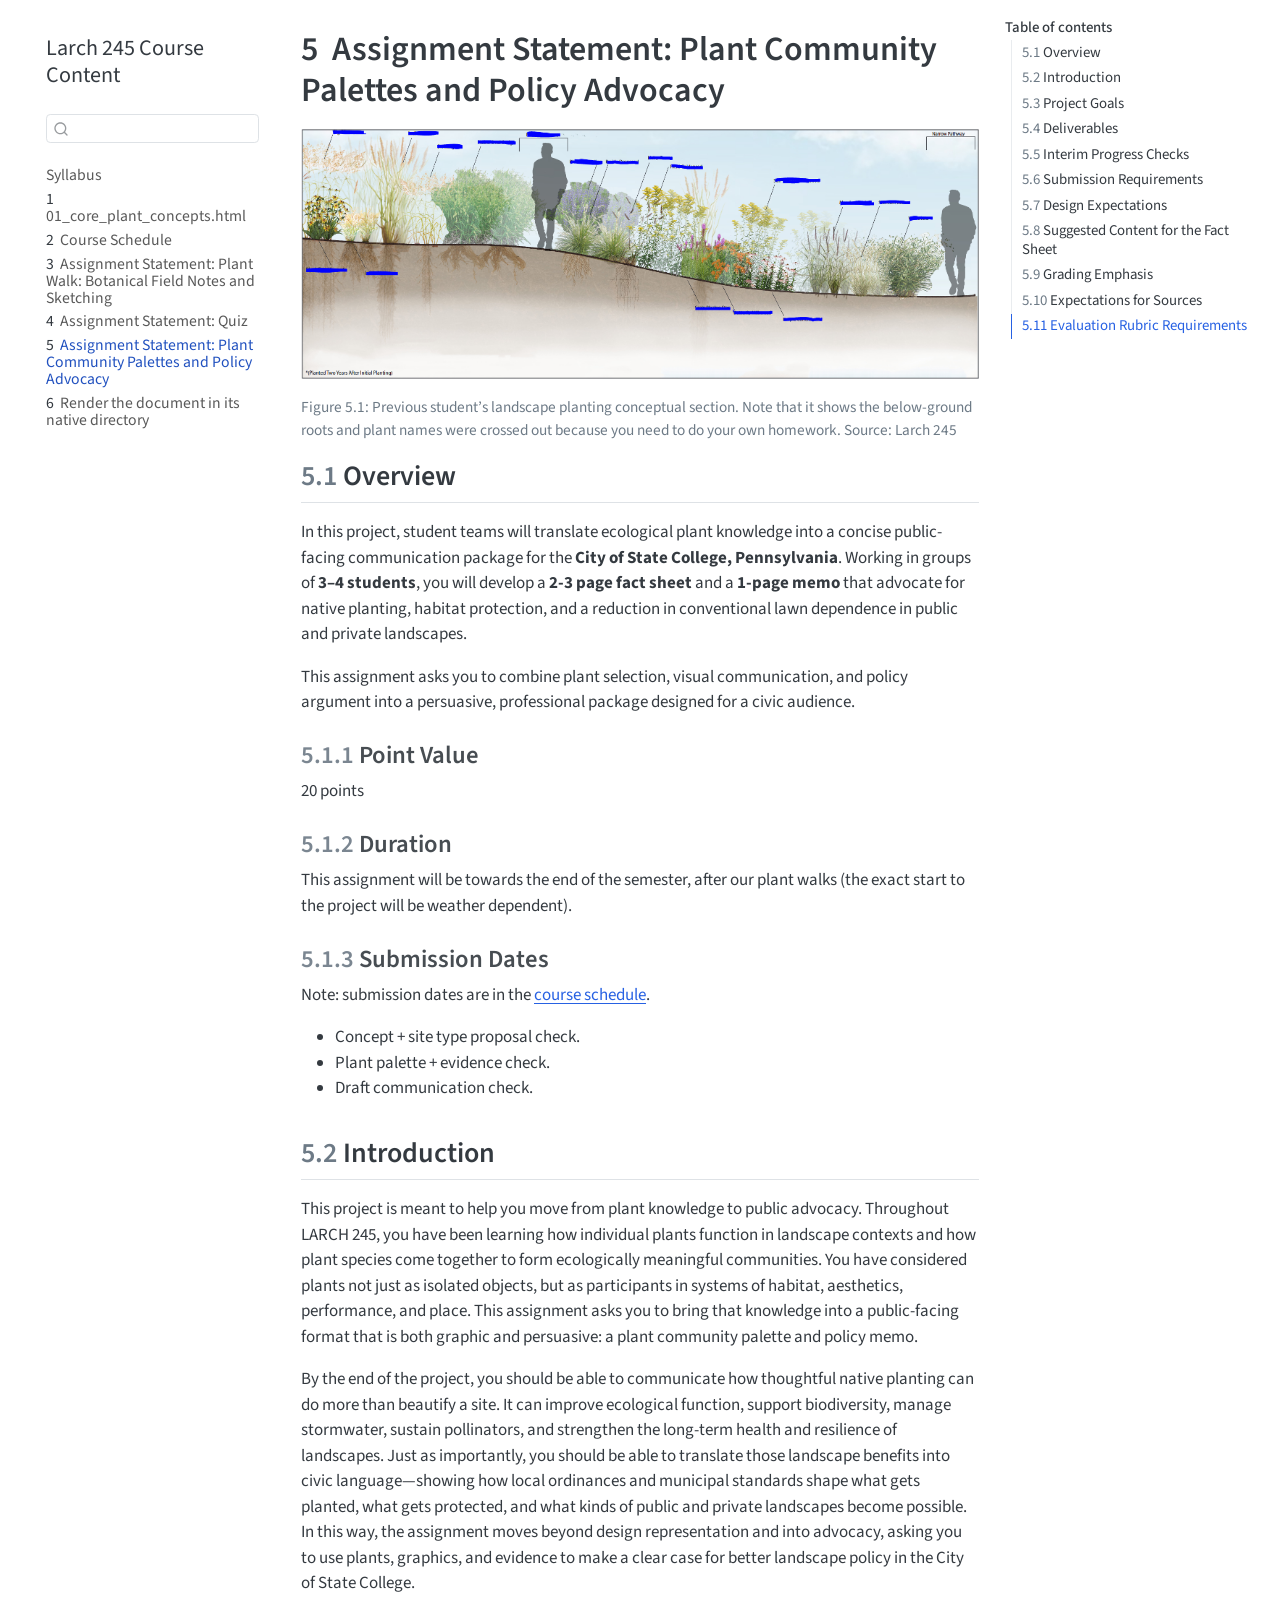
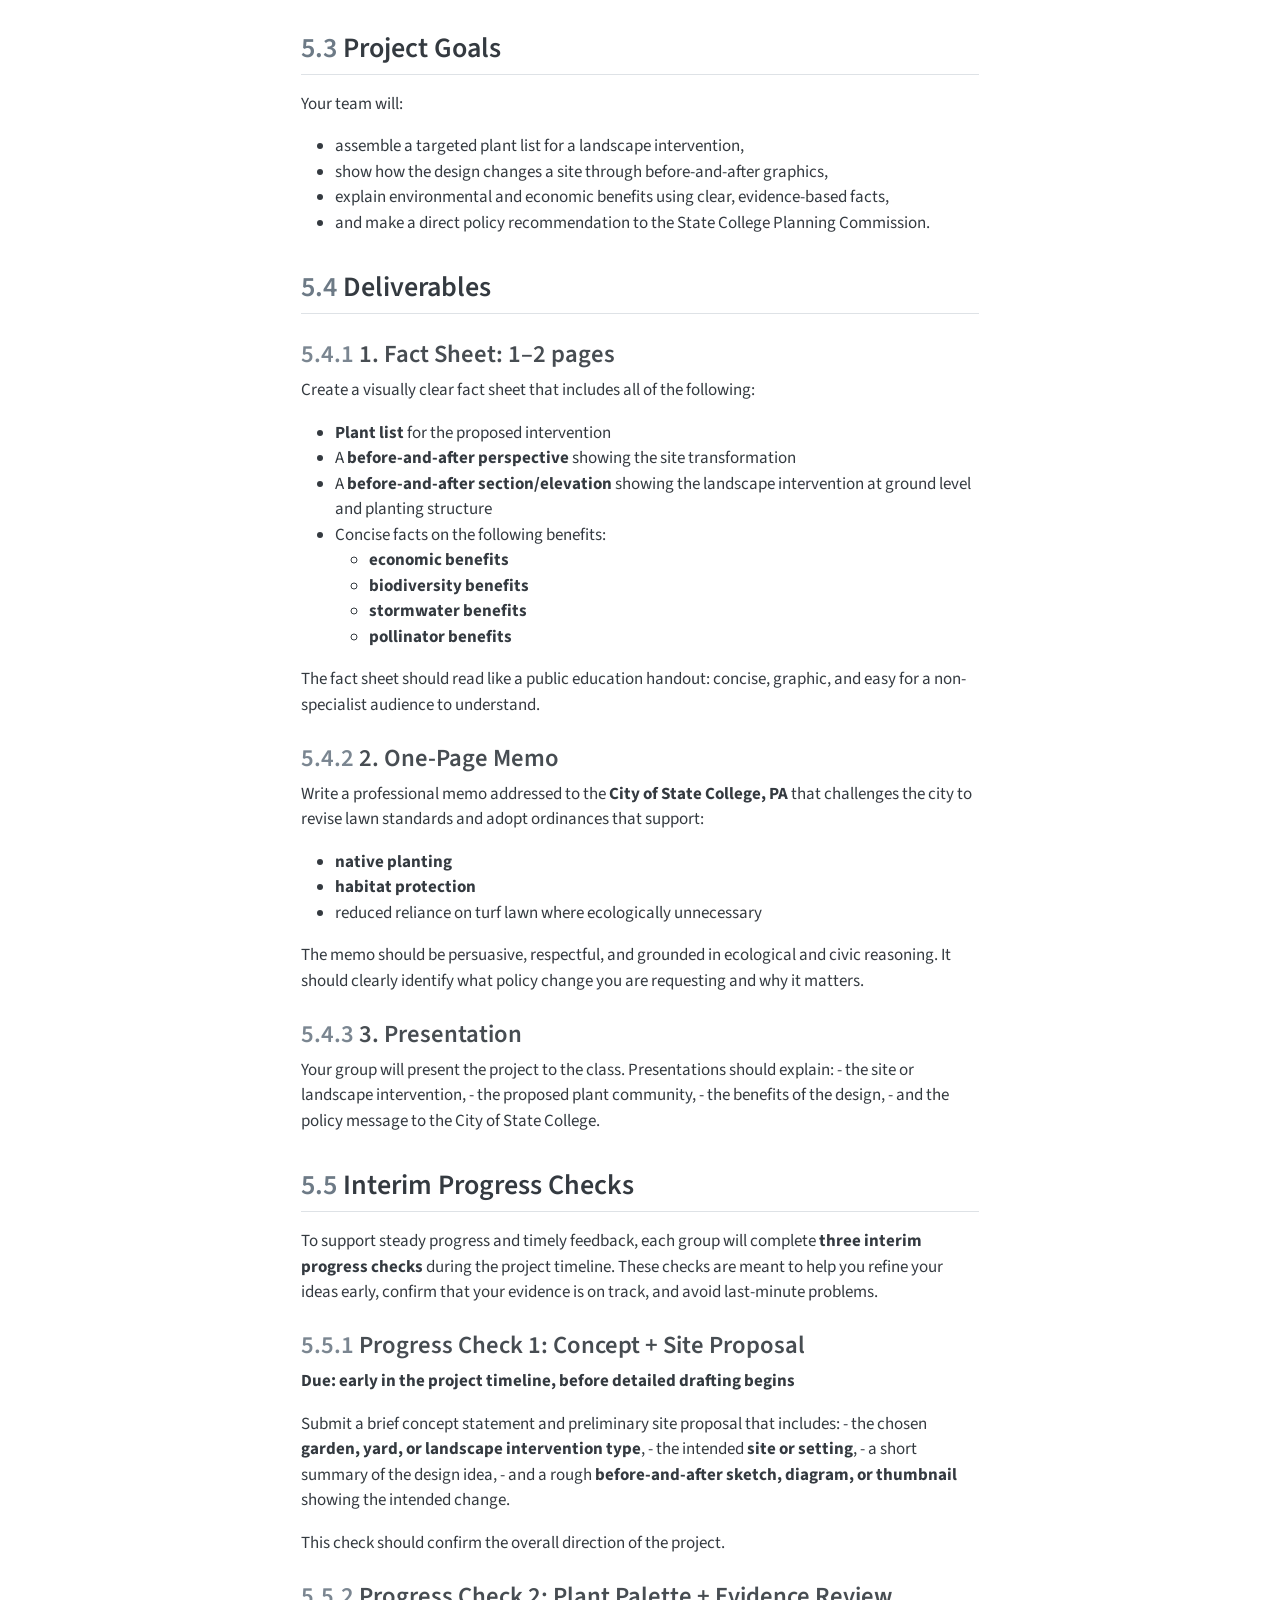
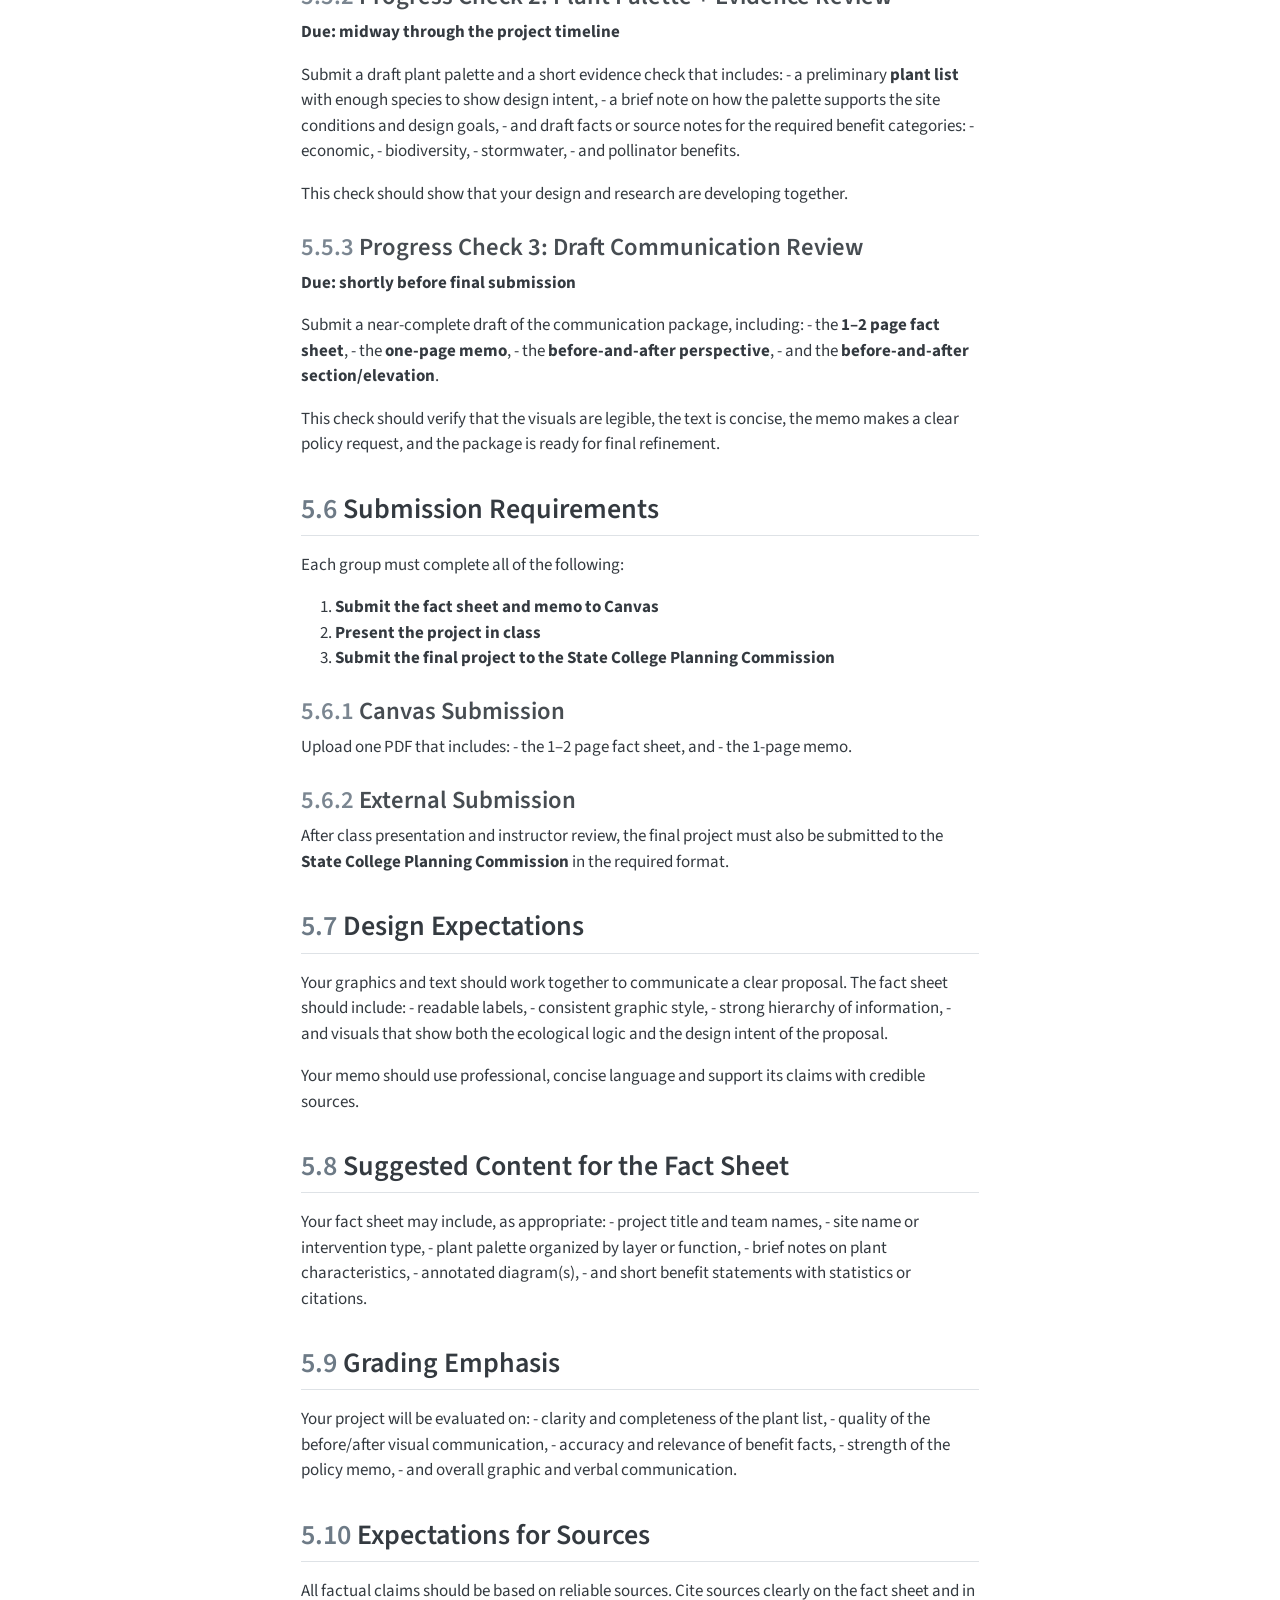
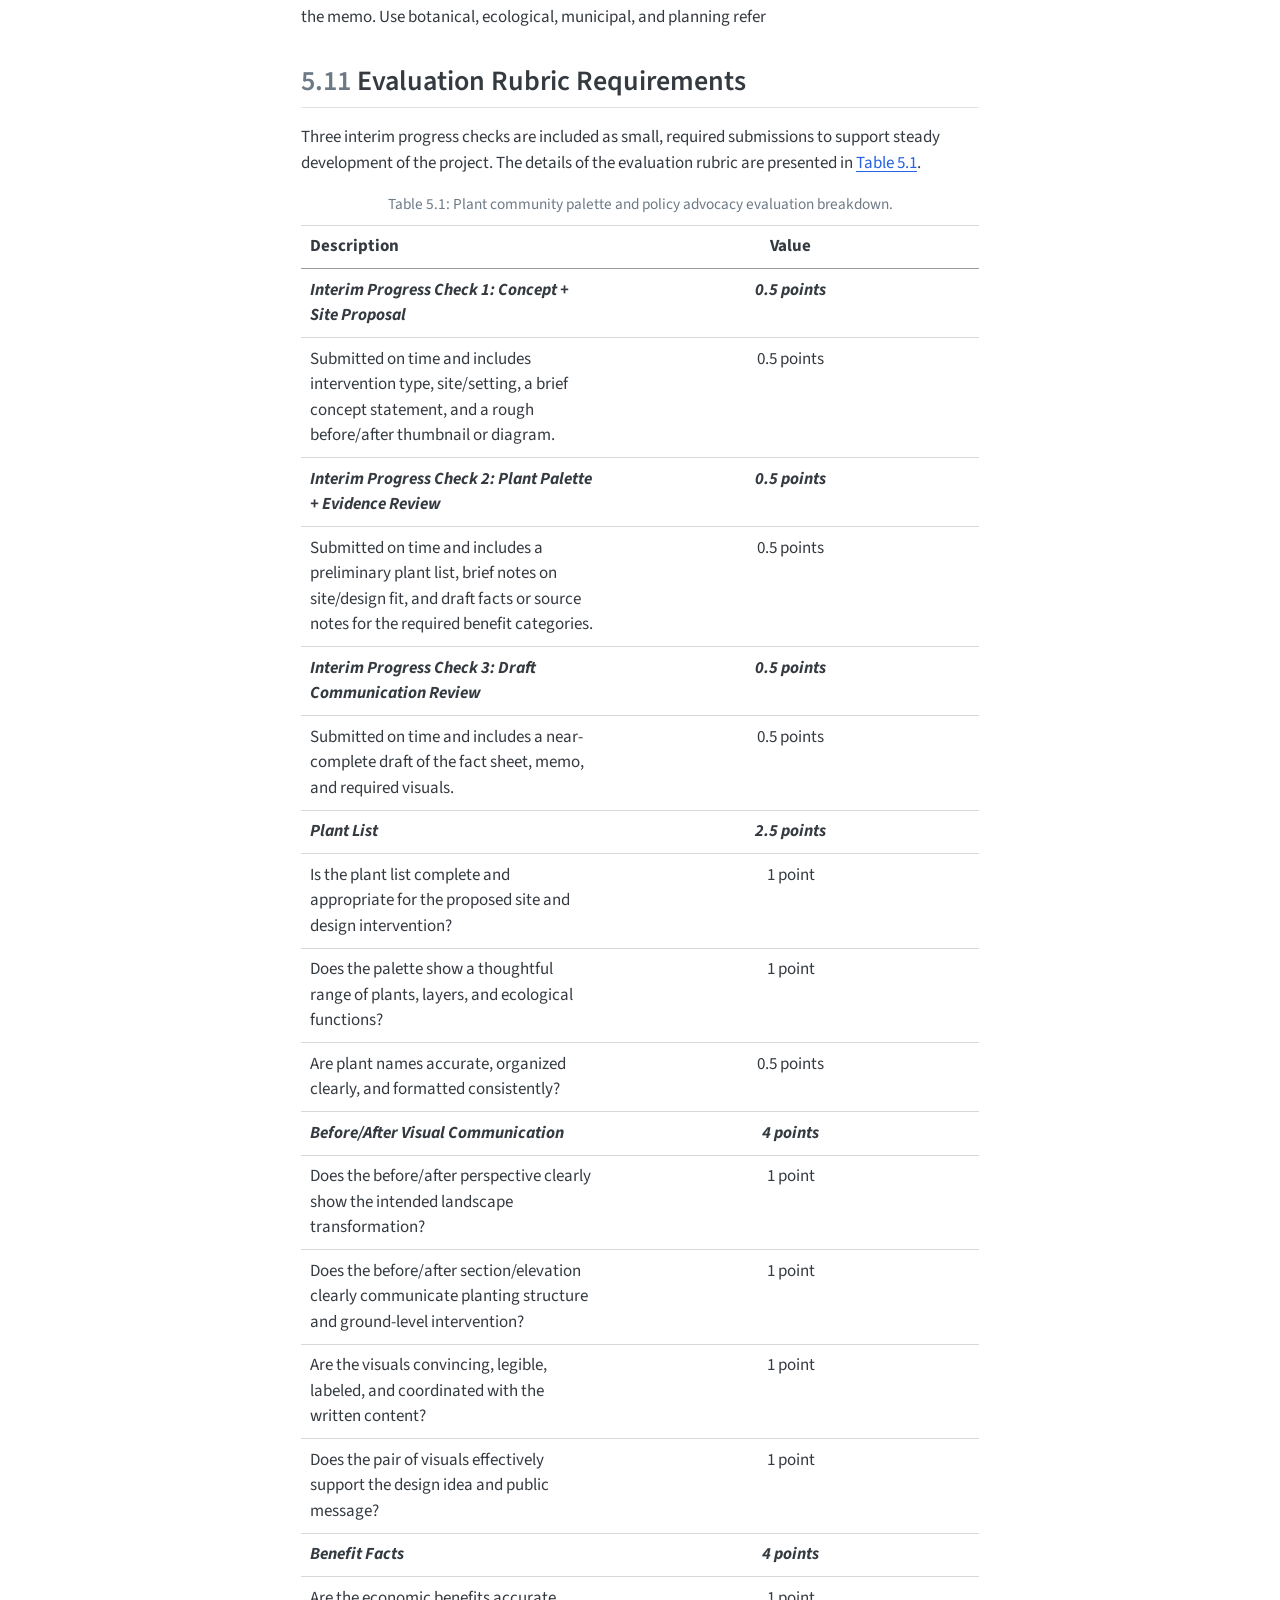
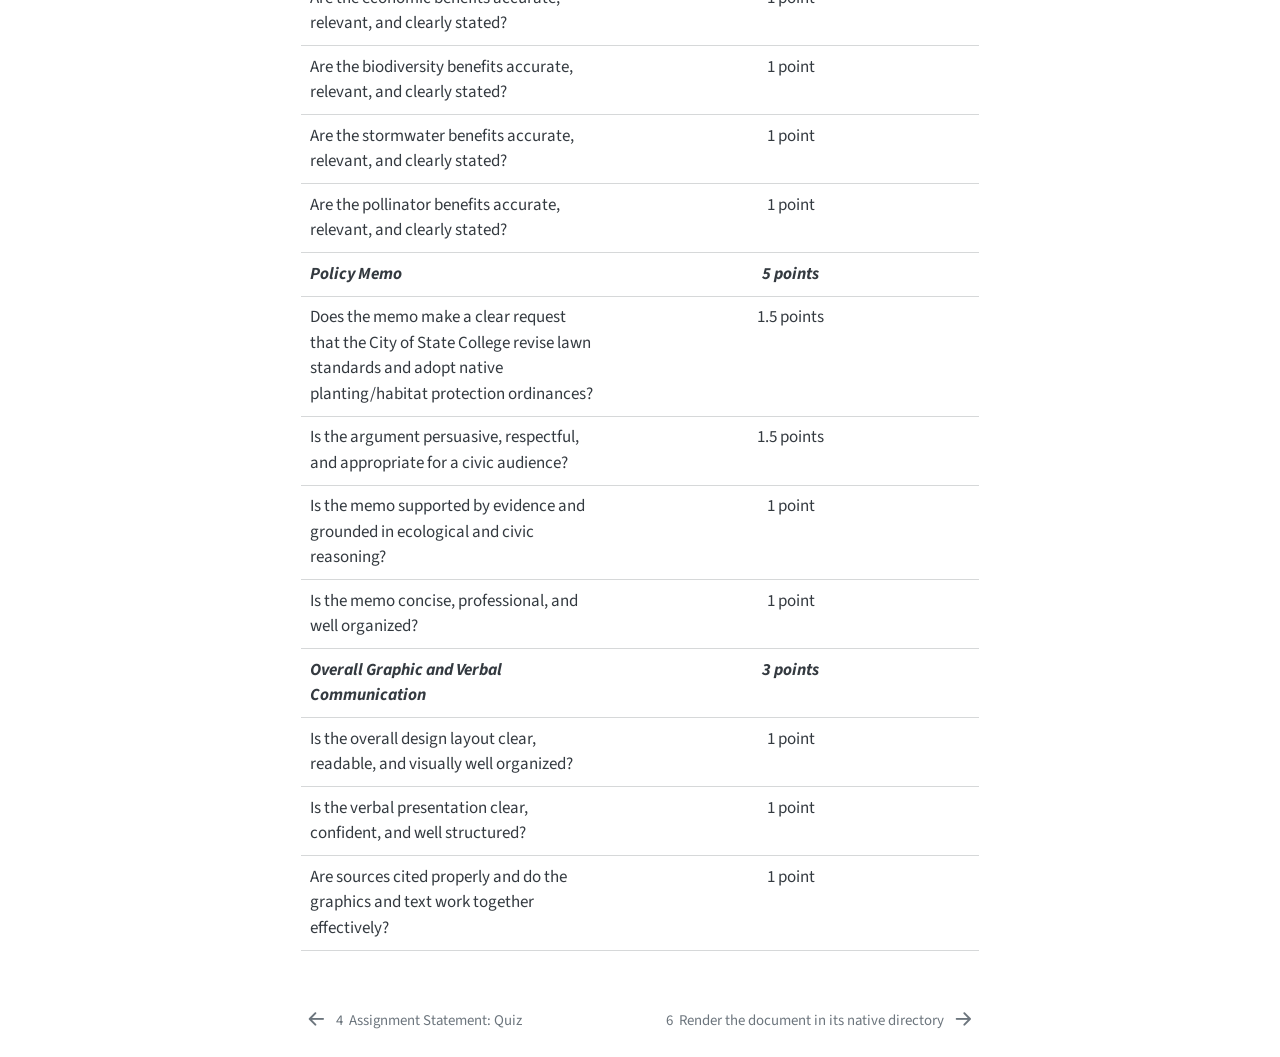
<file: docs/05_assignment_statement_plant_palette.html>
<!DOCTYPE html>
<html xmlns="http://www.w3.org/1999/xhtml" lang="en" xml:lang="en"><head>

<meta charset="utf-8">
<meta name="generator" content="quarto-1.7.32">

<meta name="viewport" content="width=device-width, initial-scale=1.0, user-scalable=yes">


<title>5&nbsp; Assignment Statement: Plant Community Palettes and Policy Advocacy – Larch 245: Ecology and Plants II (Fall 2026)</title>
<style>
code{white-space: pre-wrap;}
span.smallcaps{font-variant: small-caps;}
div.columns{display: flex; gap: min(4vw, 1.5em);}
div.column{flex: auto; overflow-x: auto;}
div.hanging-indent{margin-left: 1.5em; text-indent: -1.5em;}
ul.task-list{list-style: none;}
ul.task-list li input[type="checkbox"] {
  width: 0.8em;
  margin: 0 0.8em 0.2em -1em; /* quarto-specific, see https://github.com/quarto-dev/quarto-cli/issues/4556 */ 
  vertical-align: middle;
}
</style>


<script src="site_libs/quarto-nav/quarto-nav.js"></script>
<script src="site_libs/quarto-nav/headroom.min.js"></script>
<script src="site_libs/clipboard/clipboard.min.js"></script>
<script src="site_libs/quarto-search/autocomplete.umd.js"></script>
<script src="site_libs/quarto-search/fuse.min.js"></script>
<script src="site_libs/quarto-search/quarto-search.js"></script>
<meta name="quarto:offset" content="./">
<link href="./06_lecture_field_notes_and_sketching.html" rel="next">
<link href="./04_assignment_statement_quiz.html" rel="prev">
<script src="site_libs/quarto-html/quarto.js" type="module"></script>
<script src="site_libs/quarto-html/tabsets/tabsets.js" type="module"></script>
<script src="site_libs/quarto-html/popper.min.js"></script>
<script src="site_libs/quarto-html/tippy.umd.min.js"></script>
<script src="site_libs/quarto-html/anchor.min.js"></script>
<link href="site_libs/quarto-html/tippy.css" rel="stylesheet">
<link href="site_libs/quarto-html/quarto-syntax-highlighting-37eea08aefeeee20ff55810ff984fec1.css" rel="stylesheet" id="quarto-text-highlighting-styles">
<script src="site_libs/bootstrap/bootstrap.min.js"></script>
<link href="site_libs/bootstrap/bootstrap-icons.css" rel="stylesheet">
<link href="site_libs/bootstrap/bootstrap-485d01fc63b59abcd3ee1bf1e8e2748d.min.css" rel="stylesheet" append-hash="true" id="quarto-bootstrap" data-mode="light">
<script id="quarto-search-options" type="application/json">{
  "location": "sidebar",
  "copy-button": false,
  "collapse-after": 3,
  "panel-placement": "start",
  "type": "textbox",
  "limit": 50,
  "keyboard-shortcut": [
    "f",
    "/",
    "s"
  ],
  "show-item-context": false,
  "language": {
    "search-no-results-text": "No results",
    "search-matching-documents-text": "matching documents",
    "search-copy-link-title": "Copy link to search",
    "search-hide-matches-text": "Hide additional matches",
    "search-more-match-text": "more match in this document",
    "search-more-matches-text": "more matches in this document",
    "search-clear-button-title": "Clear",
    "search-text-placeholder": "",
    "search-detached-cancel-button-title": "Cancel",
    "search-submit-button-title": "Submit",
    "search-label": "Search"
  }
}</script>


</head>

<body class="nav-sidebar floating quarto-light">

<div id="quarto-search-results"></div>
  <header id="quarto-header" class="headroom fixed-top">
  <nav class="quarto-secondary-nav">
    <div class="container-fluid d-flex">
      <button type="button" class="quarto-btn-toggle btn" data-bs-toggle="collapse" role="button" data-bs-target=".quarto-sidebar-collapse-item" aria-controls="quarto-sidebar" aria-expanded="false" aria-label="Toggle sidebar navigation" onclick="if (window.quartoToggleHeadroom) { window.quartoToggleHeadroom(); }">
        <i class="bi bi-layout-text-sidebar-reverse"></i>
      </button>
        <nav class="quarto-page-breadcrumbs" aria-label="breadcrumb"><ol class="breadcrumb"><li class="breadcrumb-item"><a href="./05_assignment_statement_plant_palette.html"><span class="chapter-number">5</span>&nbsp; <span class="chapter-title">Assignment Statement: Plant Community Palettes and Policy Advocacy</span></a></li></ol></nav>
        <a class="flex-grow-1" role="navigation" data-bs-toggle="collapse" data-bs-target=".quarto-sidebar-collapse-item" aria-controls="quarto-sidebar" aria-expanded="false" aria-label="Toggle sidebar navigation" onclick="if (window.quartoToggleHeadroom) { window.quartoToggleHeadroom(); }">      
        </a>
      <button type="button" class="btn quarto-search-button" aria-label="Search" onclick="window.quartoOpenSearch();">
        <i class="bi bi-search"></i>
      </button>
    </div>
  </nav>
</header>
<!-- content -->
<div id="quarto-content" class="quarto-container page-columns page-rows-contents page-layout-article">
<!-- sidebar -->
  <nav id="quarto-sidebar" class="sidebar collapse collapse-horizontal quarto-sidebar-collapse-item sidebar-navigation floating overflow-auto">
    <div class="pt-lg-2 mt-2 text-left sidebar-header">
    <div class="sidebar-title mb-0 py-0">
      <a href="./">Larch 245 Course Content</a> 
    </div>
      </div>
        <div class="mt-2 flex-shrink-0 align-items-center">
        <div class="sidebar-search">
        <div id="quarto-search" class="" title="Search"></div>
        </div>
        </div>
    <div class="sidebar-menu-container"> 
    <ul class="list-unstyled mt-1">
        <li class="sidebar-item">
  <div class="sidebar-item-container"> 
  <a href="./index.html" class="sidebar-item-text sidebar-link">
 <span class="menu-text">Syllabus</span></a>
  </div>
</li>
        <li class="sidebar-item">
  <div class="sidebar-item-container"> 
  <a href="./01_core_plant_concepts.html" class="sidebar-item-text sidebar-link">
 <span class="menu-text"><span class="chapter-number">1</span>&nbsp; <span class="chapter-title">01_core_plant_concepts.html</span></span></a>
  </div>
</li>
        <li class="sidebar-item">
  <div class="sidebar-item-container"> 
  <a href="./02_schedule.html" class="sidebar-item-text sidebar-link">
 <span class="menu-text"><span class="chapter-number">2</span>&nbsp; <span class="chapter-title">Course Schedule</span></span></a>
  </div>
</li>
        <li class="sidebar-item">
  <div class="sidebar-item-container"> 
  <a href="./03_assignment_statement_plant_walk.html" class="sidebar-item-text sidebar-link">
 <span class="menu-text"><span class="chapter-number">3</span>&nbsp; <span class="chapter-title">Assignment Statement: Plant Walk: Botanical Field Notes and Sketching</span></span></a>
  </div>
</li>
        <li class="sidebar-item">
  <div class="sidebar-item-container"> 
  <a href="./04_assignment_statement_quiz.html" class="sidebar-item-text sidebar-link">
 <span class="menu-text"><span class="chapter-number">4</span>&nbsp; <span class="chapter-title">Assignment Statement: Quiz</span></span></a>
  </div>
</li>
        <li class="sidebar-item">
  <div class="sidebar-item-container"> 
  <a href="./05_assignment_statement_plant_palette.html" class="sidebar-item-text sidebar-link active">
 <span class="menu-text"><span class="chapter-number">5</span>&nbsp; <span class="chapter-title">Assignment Statement: Plant Community Palettes and Policy Advocacy</span></span></a>
  </div>
</li>
        <li class="sidebar-item">
  <div class="sidebar-item-container"> 
  <a href="./06_lecture_field_notes_and_sketching.html" class="sidebar-item-text sidebar-link">
 <span class="menu-text"><span class="chapter-number">6</span>&nbsp; <span class="chapter-title">Render the document in its native directory</span></span></a>
  </div>
</li>
    </ul>
    </div>
</nav>
<div id="quarto-sidebar-glass" class="quarto-sidebar-collapse-item" data-bs-toggle="collapse" data-bs-target=".quarto-sidebar-collapse-item"></div>
<!-- margin-sidebar -->
    <div id="quarto-margin-sidebar" class="sidebar margin-sidebar">
        <nav id="TOC" role="doc-toc" class="toc-active">
    <h2 id="toc-title">Table of contents</h2>
   
  <ul>
  <li><a href="#overview" id="toc-overview" class="nav-link active" data-scroll-target="#overview"><span class="header-section-number">5.1</span> Overview</a>
  <ul class="collapse">
  <li><a href="#point-value" id="toc-point-value" class="nav-link" data-scroll-target="#point-value"><span class="header-section-number">5.1.1</span> Point Value</a></li>
  <li><a href="#duration" id="toc-duration" class="nav-link" data-scroll-target="#duration"><span class="header-section-number">5.1.2</span> Duration</a></li>
  <li><a href="#submission-dates" id="toc-submission-dates" class="nav-link" data-scroll-target="#submission-dates"><span class="header-section-number">5.1.3</span> Submission Dates</a></li>
  </ul></li>
  <li><a href="#introduction" id="toc-introduction" class="nav-link" data-scroll-target="#introduction"><span class="header-section-number">5.2</span> Introduction</a></li>
  <li><a href="#project-goals" id="toc-project-goals" class="nav-link" data-scroll-target="#project-goals"><span class="header-section-number">5.3</span> Project Goals</a></li>
  <li><a href="#deliverables" id="toc-deliverables" class="nav-link" data-scroll-target="#deliverables"><span class="header-section-number">5.4</span> Deliverables</a>
  <ul class="collapse">
  <li><a href="#fact-sheet-12-pages" id="toc-fact-sheet-12-pages" class="nav-link" data-scroll-target="#fact-sheet-12-pages"><span class="header-section-number">5.4.1</span> 1. Fact Sheet: 1–2 pages</a></li>
  <li><a href="#one-page-memo" id="toc-one-page-memo" class="nav-link" data-scroll-target="#one-page-memo"><span class="header-section-number">5.4.2</span> 2. One-Page Memo</a></li>
  <li><a href="#presentation" id="toc-presentation" class="nav-link" data-scroll-target="#presentation"><span class="header-section-number">5.4.3</span> 3. Presentation</a></li>
  </ul></li>
  <li><a href="#interim-progress-checks" id="toc-interim-progress-checks" class="nav-link" data-scroll-target="#interim-progress-checks"><span class="header-section-number">5.5</span> Interim Progress Checks</a>
  <ul class="collapse">
  <li><a href="#progress-check-1-concept-site-proposal" id="toc-progress-check-1-concept-site-proposal" class="nav-link" data-scroll-target="#progress-check-1-concept-site-proposal"><span class="header-section-number">5.5.1</span> Progress Check 1: Concept + Site Proposal</a></li>
  <li><a href="#progress-check-2-plant-palette-evidence-review" id="toc-progress-check-2-plant-palette-evidence-review" class="nav-link" data-scroll-target="#progress-check-2-plant-palette-evidence-review"><span class="header-section-number">5.5.2</span> Progress Check 2: Plant Palette + Evidence Review</a></li>
  <li><a href="#progress-check-3-draft-communication-review" id="toc-progress-check-3-draft-communication-review" class="nav-link" data-scroll-target="#progress-check-3-draft-communication-review"><span class="header-section-number">5.5.3</span> Progress Check 3: Draft Communication Review</a></li>
  </ul></li>
  <li><a href="#submission-requirements" id="toc-submission-requirements" class="nav-link" data-scroll-target="#submission-requirements"><span class="header-section-number">5.6</span> Submission Requirements</a>
  <ul class="collapse">
  <li><a href="#canvas-submission" id="toc-canvas-submission" class="nav-link" data-scroll-target="#canvas-submission"><span class="header-section-number">5.6.1</span> Canvas Submission</a></li>
  <li><a href="#external-submission" id="toc-external-submission" class="nav-link" data-scroll-target="#external-submission"><span class="header-section-number">5.6.2</span> External Submission</a></li>
  </ul></li>
  <li><a href="#design-expectations" id="toc-design-expectations" class="nav-link" data-scroll-target="#design-expectations"><span class="header-section-number">5.7</span> Design Expectations</a></li>
  <li><a href="#suggested-content-for-the-fact-sheet" id="toc-suggested-content-for-the-fact-sheet" class="nav-link" data-scroll-target="#suggested-content-for-the-fact-sheet"><span class="header-section-number">5.8</span> Suggested Content for the Fact Sheet</a></li>
  <li><a href="#grading-emphasis" id="toc-grading-emphasis" class="nav-link" data-scroll-target="#grading-emphasis"><span class="header-section-number">5.9</span> Grading Emphasis</a></li>
  <li><a href="#expectations-for-sources" id="toc-expectations-for-sources" class="nav-link" data-scroll-target="#expectations-for-sources"><span class="header-section-number">5.10</span> Expectations for Sources</a></li>
  <li><a href="#evaluation-rubric-requirements" id="toc-evaluation-rubric-requirements" class="nav-link" data-scroll-target="#evaluation-rubric-requirements"><span class="header-section-number">5.11</span> Evaluation Rubric Requirements</a></li>
  </ul>
</nav>
    </div>
<!-- main -->
<main class="content" id="quarto-document-content">

<header id="title-block-header" class="quarto-title-block default">
<div class="quarto-title">
<h1 class="title"><span class="chapter-number">5</span>&nbsp; <span class="chapter-title">Assignment Statement: Plant Community Palettes and Policy Advocacy</span></h1>
</div>



<div class="quarto-title-meta">

    
  
    
  </div>
  


</header>


<div id="fig-example_plant_section" class="quarto-float quarto-figure quarto-figure-center anchored" data-fig-align="center" alt="A previous student's landscape planting conceptual section rendering of a planted landscape along a gently sloped pathway labeled “Narrow Pathway.” The section shows layered native plantings—including ornamental grasses, flowering perennials, and shrubs—arranged in drifts across the slope. Two human silhouettes provide scale, one near the center and one at the right edge. Aboveground foliage varies in height, texture, and bloom color (yellow, purple, orange, and white), while below ground root systems are depicted extending into the soil profile. Plant callouts label species throughout the planting. A note indicates the planting is shown two years after initial installation.">
<figure class="quarto-float quarto-float-fig figure">
<div aria-describedby="fig-example_plant_section-caption-0ceaefa1-69ba-4598-a22c-09a6ac19f8ca">
<img src="images/05_example_plant_section.png" class="img-fluid quarto-figure quarto-figure-center figure-img" style="width:100.0%" alt="A previous student's landscape planting conceptual section rendering of a planted landscape along a gently sloped pathway labeled “Narrow Pathway.” The section shows layered native plantings—including ornamental grasses, flowering perennials, and shrubs—arranged in drifts across the slope. Two human silhouettes provide scale, one near the center and one at the right edge. Aboveground foliage varies in height, texture, and bloom color (yellow, purple, orange, and white), while below ground root systems are depicted extending into the soil profile. Plant callouts label species throughout the planting. A note indicates the planting is shown two years after initial installation.">
</div>
<figcaption class="quarto-float-caption-bottom quarto-float-caption quarto-float-fig" id="fig-example_plant_section-caption-0ceaefa1-69ba-4598-a22c-09a6ac19f8ca">
Figure&nbsp;5.1: Previous student’s landscape planting conceptual section. Note that it shows the below-ground roots and plant names were crossed out because you need to do your own homework. Source: Larch 245
</figcaption>
</figure>
</div>
<section id="overview" class="level2" data-number="5.1">
<h2 data-number="5.1" class="anchored" data-anchor-id="overview"><span class="header-section-number">5.1</span> Overview</h2>
<p>In this project, student teams will translate ecological plant knowledge into a concise public-facing communication package for the <strong>City of State College, Pennsylvania</strong>. Working in groups of <strong>3–4 students</strong>, you will develop a <strong>2-3 page fact sheet</strong> and a <strong>1-page memo</strong> that advocate for native planting, habitat protection, and a reduction in conventional lawn dependence in public and private landscapes.</p>
<p>This assignment asks you to combine plant selection, visual communication, and policy argument into a persuasive, professional package designed for a civic audience.</p>
<section id="point-value" class="level3" data-number="5.1.1">
<h3 data-number="5.1.1" class="anchored" data-anchor-id="point-value"><span class="header-section-number">5.1.1</span> Point Value</h3>
<p>20 points</p>
</section>
<section id="duration" class="level3" data-number="5.1.2">
<h3 data-number="5.1.2" class="anchored" data-anchor-id="duration"><span class="header-section-number">5.1.2</span> Duration</h3>
<p>This assignment will be towards the end of the semester, after our plant walks (the exact start to the project will be weather dependent).</p>
</section>
<section id="submission-dates" class="level3" data-number="5.1.3">
<h3 data-number="5.1.3" class="anchored" data-anchor-id="submission-dates"><span class="header-section-number">5.1.3</span> Submission Dates</h3>
<p>Note: submission dates are in the <a href="./02_schedule.html">course schedule</a>.</p>
<ul>
<li>Concept + site type proposal check.</li>
<li>Plant palette + evidence check.</li>
<li>Draft communication check.</li>
</ul>
</section>
</section>
<section id="introduction" class="level2" data-number="5.2">
<h2 data-number="5.2" class="anchored" data-anchor-id="introduction"><span class="header-section-number">5.2</span> Introduction</h2>
<p>This project is meant to help you move from plant knowledge to public advocacy. Throughout LARCH 245, you have been learning how individual plants function in landscape contexts and how plant species come together to form ecologically meaningful communities. You have considered plants not just as isolated objects, but as participants in systems of habitat, aesthetics, performance, and place. This assignment asks you to bring that knowledge into a public-facing format that is both graphic and persuasive: a plant community palette and policy memo.</p>
<p>By the end of the project, you should be able to communicate how thoughtful native planting can do more than beautify a site. It can improve ecological function, support biodiversity, manage stormwater, sustain pollinators, and strengthen the long-term health and resilience of landscapes. Just as importantly, you should be able to translate those landscape benefits into civic language—showing how local ordinances and municipal standards shape what gets planted, what gets protected, and what kinds of public and private landscapes become possible. In this way, the assignment moves beyond design representation and into advocacy, asking you to use plants, graphics, and evidence to make a clear case for better landscape policy in the City of State College.</p>
</section>
<section id="project-goals" class="level2" data-number="5.3">
<h2 data-number="5.3" class="anchored" data-anchor-id="project-goals"><span class="header-section-number">5.3</span> Project Goals</h2>
<p>Your team will:</p>
<ul>
<li>assemble a targeted plant list for a landscape intervention,</li>
<li>show how the design changes a site through before-and-after graphics,</li>
<li>explain environmental and economic benefits using clear, evidence-based facts,</li>
<li>and make a direct policy recommendation to the State College Planning Commission.</li>
</ul>
</section>
<section id="deliverables" class="level2" data-number="5.4">
<h2 data-number="5.4" class="anchored" data-anchor-id="deliverables"><span class="header-section-number">5.4</span> Deliverables</h2>
<section id="fact-sheet-12-pages" class="level3" data-number="5.4.1">
<h3 data-number="5.4.1" class="anchored" data-anchor-id="fact-sheet-12-pages"><span class="header-section-number">5.4.1</span> 1. Fact Sheet: 1–2 pages</h3>
<p>Create a visually clear fact sheet that includes all of the following:</p>
<ul>
<li><strong>Plant list</strong> for the proposed intervention</li>
<li>A <strong>before-and-after perspective</strong> showing the site transformation</li>
<li>A <strong>before-and-after section/elevation</strong> showing the landscape intervention at ground level and planting structure</li>
<li>Concise facts on the following benefits:
<ul>
<li><strong>economic benefits</strong></li>
<li><strong>biodiversity benefits</strong></li>
<li><strong>stormwater benefits</strong></li>
<li><strong>pollinator benefits</strong></li>
</ul></li>
</ul>
<p>The fact sheet should read like a public education handout: concise, graphic, and easy for a non-specialist audience to understand.</p>
</section>
<section id="one-page-memo" class="level3" data-number="5.4.2">
<h3 data-number="5.4.2" class="anchored" data-anchor-id="one-page-memo"><span class="header-section-number">5.4.2</span> 2. One-Page Memo</h3>
<p>Write a professional memo addressed to the <strong>City of State College, PA</strong> that challenges the city to revise lawn standards and adopt ordinances that support:</p>
<ul>
<li><strong>native planting</strong></li>
<li><strong>habitat protection</strong></li>
<li>reduced reliance on turf lawn where ecologically unnecessary</li>
</ul>
<p>The memo should be persuasive, respectful, and grounded in ecological and civic reasoning. It should clearly identify what policy change you are requesting and why it matters.</p>
</section>
<section id="presentation" class="level3" data-number="5.4.3">
<h3 data-number="5.4.3" class="anchored" data-anchor-id="presentation"><span class="header-section-number">5.4.3</span> 3. Presentation</h3>
<p>Your group will present the project to the class. Presentations should explain: - the site or landscape intervention, - the proposed plant community, - the benefits of the design, - and the policy message to the City of State College.</p>
</section>
</section>
<section id="interim-progress-checks" class="level2" data-number="5.5">
<h2 data-number="5.5" class="anchored" data-anchor-id="interim-progress-checks"><span class="header-section-number">5.5</span> Interim Progress Checks</h2>
<p>To support steady progress and timely feedback, each group will complete <strong>three interim progress checks</strong> during the project timeline. These checks are meant to help you refine your ideas early, confirm that your evidence is on track, and avoid last-minute problems.</p>
<section id="progress-check-1-concept-site-proposal" class="level3" data-number="5.5.1">
<h3 data-number="5.5.1" class="anchored" data-anchor-id="progress-check-1-concept-site-proposal"><span class="header-section-number">5.5.1</span> Progress Check 1: Concept + Site Proposal</h3>
<p><strong>Due: early in the project timeline, before detailed drafting begins</strong></p>
<p>Submit a brief concept statement and preliminary site proposal that includes: - the chosen <strong>garden, yard, or landscape intervention type</strong>, - the intended <strong>site or setting</strong>, - a short summary of the design idea, - and a rough <strong>before-and-after sketch, diagram, or thumbnail</strong> showing the intended change.</p>
<p>This check should confirm the overall direction of the project.</p>
</section>
<section id="progress-check-2-plant-palette-evidence-review" class="level3" data-number="5.5.2">
<h3 data-number="5.5.2" class="anchored" data-anchor-id="progress-check-2-plant-palette-evidence-review"><span class="header-section-number">5.5.2</span> Progress Check 2: Plant Palette + Evidence Review</h3>
<p><strong>Due: midway through the project timeline</strong></p>
<p>Submit a draft plant palette and a short evidence check that includes: - a preliminary <strong>plant list</strong> with enough species to show design intent, - a brief note on how the palette supports the site conditions and design goals, - and draft facts or source notes for the required benefit categories: - economic, - biodiversity, - stormwater, - and pollinator benefits.</p>
<p>This check should show that your design and research are developing together.</p>
</section>
<section id="progress-check-3-draft-communication-review" class="level3" data-number="5.5.3">
<h3 data-number="5.5.3" class="anchored" data-anchor-id="progress-check-3-draft-communication-review"><span class="header-section-number">5.5.3</span> Progress Check 3: Draft Communication Review</h3>
<p><strong>Due: shortly before final submission</strong></p>
<p>Submit a near-complete draft of the communication package, including: - the <strong>1–2 page fact sheet</strong>, - the <strong>one-page memo</strong>, - the <strong>before-and-after perspective</strong>, - and the <strong>before-and-after section/elevation</strong>.</p>
<p>This check should verify that the visuals are legible, the text is concise, the memo makes a clear policy request, and the package is ready for final refinement.</p>
</section>
</section>
<section id="submission-requirements" class="level2" data-number="5.6">
<h2 data-number="5.6" class="anchored" data-anchor-id="submission-requirements"><span class="header-section-number">5.6</span> Submission Requirements</h2>
<p>Each group must complete all of the following:</p>
<ol type="1">
<li><strong>Submit the fact sheet and memo to Canvas</strong></li>
<li><strong>Present the project in class</strong></li>
<li><strong>Submit the final project to the State College Planning Commission</strong></li>
</ol>
<section id="canvas-submission" class="level3" data-number="5.6.1">
<h3 data-number="5.6.1" class="anchored" data-anchor-id="canvas-submission"><span class="header-section-number">5.6.1</span> Canvas Submission</h3>
<p>Upload one PDF that includes: - the 1–2 page fact sheet, and - the 1-page memo.</p>
</section>
<section id="external-submission" class="level3" data-number="5.6.2">
<h3 data-number="5.6.2" class="anchored" data-anchor-id="external-submission"><span class="header-section-number">5.6.2</span> External Submission</h3>
<p>After class presentation and instructor review, the final project must also be submitted to the <strong>State College Planning Commission</strong> in the required format.</p>
</section>
</section>
<section id="design-expectations" class="level2" data-number="5.7">
<h2 data-number="5.7" class="anchored" data-anchor-id="design-expectations"><span class="header-section-number">5.7</span> Design Expectations</h2>
<p>Your graphics and text should work together to communicate a clear proposal. The fact sheet should include: - readable labels, - consistent graphic style, - strong hierarchy of information, - and visuals that show both the ecological logic and the design intent of the proposal.</p>
<p>Your memo should use professional, concise language and support its claims with credible sources.</p>
</section>
<section id="suggested-content-for-the-fact-sheet" class="level2" data-number="5.8">
<h2 data-number="5.8" class="anchored" data-anchor-id="suggested-content-for-the-fact-sheet"><span class="header-section-number">5.8</span> Suggested Content for the Fact Sheet</h2>
<p>Your fact sheet may include, as appropriate: - project title and team names, - site name or intervention type, - plant palette organized by layer or function, - brief notes on plant characteristics, - annotated diagram(s), - and short benefit statements with statistics or citations.</p>
</section>
<section id="grading-emphasis" class="level2" data-number="5.9">
<h2 data-number="5.9" class="anchored" data-anchor-id="grading-emphasis"><span class="header-section-number">5.9</span> Grading Emphasis</h2>
<p>Your project will be evaluated on: - clarity and completeness of the plant list, - quality of the before/after visual communication, - accuracy and relevance of benefit facts, - strength of the policy memo, - and overall graphic and verbal communication.</p>
</section>
<section id="expectations-for-sources" class="level2" data-number="5.10">
<h2 data-number="5.10" class="anchored" data-anchor-id="expectations-for-sources"><span class="header-section-number">5.10</span> Expectations for Sources</h2>
<p>All factual claims should be based on reliable sources. Cite sources clearly on the fact sheet and in the memo. Use botanical, ecological, municipal, and planning refer</p>
</section>
<section id="evaluation-rubric-requirements" class="level2" data-number="5.11">
<h2 data-number="5.11" class="anchored" data-anchor-id="evaluation-rubric-requirements"><span class="header-section-number">5.11</span> Evaluation Rubric Requirements</h2>
<p>Three interim progress checks are included as small, required submissions to support steady development of the project. The details of the evaluation rubric are presented in <a href="#tbl-palette_rubric" class="quarto-xref">Table&nbsp;<span>5.1</span></a>.</p>
<div id="tbl-palette_rubric" class="quarto-float quarto-figure quarto-figure-center anchored">
<figure class="quarto-float quarto-float-tbl figure">
<figcaption class="quarto-float-caption-top quarto-float-caption quarto-float-tbl" id="tbl-palette_rubric-caption-0ceaefa1-69ba-4598-a22c-09a6ac19f8ca">
Table&nbsp;5.1: Plant community palette and policy advocacy evaluation breakdown.
</figcaption>
<div aria-describedby="tbl-palette_rubric-caption-0ceaefa1-69ba-4598-a22c-09a6ac19f8ca">
<table class="caption-top table">
<colgroup>
<col style="width: 44%">
<col style="width: 55%">
</colgroup>
<thead>
<tr class="header">
<th style="text-align: left;">Description</th>
<th style="text-align: center;">Value</th>
</tr>
</thead>
<tbody>
<tr class="odd">
<td style="text-align: left;"><strong><em>Interim Progress Check 1: Concept + Site Proposal</em></strong></td>
<td style="text-align: center;"><strong><em>0.5 points</em></strong></td>
</tr>
<tr class="even">
<td style="text-align: left;">Submitted on time and includes intervention type, site/setting, a brief concept statement, and a rough before/after thumbnail or diagram.</td>
<td style="text-align: center;">0.5 points</td>
</tr>
<tr class="odd">
<td style="text-align: left;"><strong><em>Interim Progress Check 2: Plant Palette + Evidence Review</em></strong></td>
<td style="text-align: center;"><strong><em>0.5 points</em></strong></td>
</tr>
<tr class="even">
<td style="text-align: left;">Submitted on time and includes a preliminary plant list, brief notes on site/design fit, and draft facts or source notes for the required benefit categories.</td>
<td style="text-align: center;">0.5 points</td>
</tr>
<tr class="odd">
<td style="text-align: left;"><strong><em>Interim Progress Check 3: Draft Communication Review</em></strong></td>
<td style="text-align: center;"><strong><em>0.5 points</em></strong></td>
</tr>
<tr class="even">
<td style="text-align: left;">Submitted on time and includes a near-complete draft of the fact sheet, memo, and required visuals.</td>
<td style="text-align: center;">0.5 points</td>
</tr>
<tr class="odd">
<td style="text-align: left;"><strong><em>Plant List</em></strong></td>
<td style="text-align: center;"><strong><em>2.5 points</em></strong></td>
</tr>
<tr class="even">
<td style="text-align: left;">Is the plant list complete and appropriate for the proposed site and design intervention?</td>
<td style="text-align: center;">1 point</td>
</tr>
<tr class="odd">
<td style="text-align: left;">Does the palette show a thoughtful range of plants, layers, and ecological functions?</td>
<td style="text-align: center;">1 point</td>
</tr>
<tr class="even">
<td style="text-align: left;">Are plant names accurate, organized clearly, and formatted consistently?</td>
<td style="text-align: center;">0.5 points</td>
</tr>
<tr class="odd">
<td style="text-align: left;"><strong><em>Before/After Visual Communication</em></strong></td>
<td style="text-align: center;"><strong><em>4 points</em></strong></td>
</tr>
<tr class="even">
<td style="text-align: left;">Does the before/after perspective clearly show the intended landscape transformation?</td>
<td style="text-align: center;">1 point</td>
</tr>
<tr class="odd">
<td style="text-align: left;">Does the before/after section/elevation clearly communicate planting structure and ground-level intervention?</td>
<td style="text-align: center;">1 point</td>
</tr>
<tr class="even">
<td style="text-align: left;">Are the visuals convincing, legible, labeled, and coordinated with the written content?</td>
<td style="text-align: center;">1 point</td>
</tr>
<tr class="odd">
<td style="text-align: left;">Does the pair of visuals effectively support the design idea and public message?</td>
<td style="text-align: center;">1 point</td>
</tr>
<tr class="even">
<td style="text-align: left;"><strong><em>Benefit Facts</em></strong></td>
<td style="text-align: center;"><strong><em>4 points</em></strong></td>
</tr>
<tr class="odd">
<td style="text-align: left;">Are the economic benefits accurate, relevant, and clearly stated?</td>
<td style="text-align: center;">1 point</td>
</tr>
<tr class="even">
<td style="text-align: left;">Are the biodiversity benefits accurate, relevant, and clearly stated?</td>
<td style="text-align: center;">1 point</td>
</tr>
<tr class="odd">
<td style="text-align: left;">Are the stormwater benefits accurate, relevant, and clearly stated?</td>
<td style="text-align: center;">1 point</td>
</tr>
<tr class="even">
<td style="text-align: left;">Are the pollinator benefits accurate, relevant, and clearly stated?</td>
<td style="text-align: center;">1 point</td>
</tr>
<tr class="odd">
<td style="text-align: left;"><strong><em>Policy Memo</em></strong></td>
<td style="text-align: center;"><strong><em>5 points</em></strong></td>
</tr>
<tr class="even">
<td style="text-align: left;">Does the memo make a clear request that the City of State College revise lawn standards and adopt native planting/habitat protection ordinances?</td>
<td style="text-align: center;">1.5 points</td>
</tr>
<tr class="odd">
<td style="text-align: left;">Is the argument persuasive, respectful, and appropriate for a civic audience?</td>
<td style="text-align: center;">1.5 points</td>
</tr>
<tr class="even">
<td style="text-align: left;">Is the memo supported by evidence and grounded in ecological and civic reasoning?</td>
<td style="text-align: center;">1 point</td>
</tr>
<tr class="odd">
<td style="text-align: left;">Is the memo concise, professional, and well organized?</td>
<td style="text-align: center;">1 point</td>
</tr>
<tr class="even">
<td style="text-align: left;"><strong><em>Overall Graphic and Verbal Communication</em></strong></td>
<td style="text-align: center;"><strong><em>3 points</em></strong></td>
</tr>
<tr class="odd">
<td style="text-align: left;">Is the overall design layout clear, readable, and visually well organized?</td>
<td style="text-align: center;">1 point</td>
</tr>
<tr class="even">
<td style="text-align: left;">Is the verbal presentation clear, confident, and well structured?</td>
<td style="text-align: center;">1 point</td>
</tr>
<tr class="odd">
<td style="text-align: left;">Are sources cited properly and do the graphics and text work together effectively?</td>
<td style="text-align: center;">1 point</td>
</tr>
</tbody>
</table>
</div>
</figure>
</div>


</section>

</main> <!-- /main -->
<script id="quarto-html-after-body" type="application/javascript">
  window.document.addEventListener("DOMContentLoaded", function (event) {
    const icon = "";
    const anchorJS = new window.AnchorJS();
    anchorJS.options = {
      placement: 'right',
      icon: icon
    };
    anchorJS.add('.anchored');
    const isCodeAnnotation = (el) => {
      for (const clz of el.classList) {
        if (clz.startsWith('code-annotation-')) {                     
          return true;
        }
      }
      return false;
    }
    const onCopySuccess = function(e) {
      // button target
      const button = e.trigger;
      // don't keep focus
      button.blur();
      // flash "checked"
      button.classList.add('code-copy-button-checked');
      var currentTitle = button.getAttribute("title");
      button.setAttribute("title", "Copied!");
      let tooltip;
      if (window.bootstrap) {
        button.setAttribute("data-bs-toggle", "tooltip");
        button.setAttribute("data-bs-placement", "left");
        button.setAttribute("data-bs-title", "Copied!");
        tooltip = new bootstrap.Tooltip(button, 
          { trigger: "manual", 
            customClass: "code-copy-button-tooltip",
            offset: [0, -8]});
        tooltip.show();    
      }
      setTimeout(function() {
        if (tooltip) {
          tooltip.hide();
          button.removeAttribute("data-bs-title");
          button.removeAttribute("data-bs-toggle");
          button.removeAttribute("data-bs-placement");
        }
        button.setAttribute("title", currentTitle);
        button.classList.remove('code-copy-button-checked');
      }, 1000);
      // clear code selection
      e.clearSelection();
    }
    const getTextToCopy = function(trigger) {
        const codeEl = trigger.previousElementSibling.cloneNode(true);
        for (const childEl of codeEl.children) {
          if (isCodeAnnotation(childEl)) {
            childEl.remove();
          }
        }
        return codeEl.innerText;
    }
    const clipboard = new window.ClipboardJS('.code-copy-button:not([data-in-quarto-modal])', {
      text: getTextToCopy
    });
    clipboard.on('success', onCopySuccess);
    if (window.document.getElementById('quarto-embedded-source-code-modal')) {
      const clipboardModal = new window.ClipboardJS('.code-copy-button[data-in-quarto-modal]', {
        text: getTextToCopy,
        container: window.document.getElementById('quarto-embedded-source-code-modal')
      });
      clipboardModal.on('success', onCopySuccess);
    }
      var localhostRegex = new RegExp(/^(?:http|https):\/\/localhost\:?[0-9]*\//);
      var mailtoRegex = new RegExp(/^mailto:/);
        var filterRegex = new RegExp('/' + window.location.host + '/');
      var isInternal = (href) => {
          return filterRegex.test(href) || localhostRegex.test(href) || mailtoRegex.test(href);
      }
      // Inspect non-navigation links and adorn them if external
     var links = window.document.querySelectorAll('a[href]:not(.nav-link):not(.navbar-brand):not(.toc-action):not(.sidebar-link):not(.sidebar-item-toggle):not(.pagination-link):not(.no-external):not([aria-hidden]):not(.dropdown-item):not(.quarto-navigation-tool):not(.about-link)');
      for (var i=0; i<links.length; i++) {
        const link = links[i];
        if (!isInternal(link.href)) {
          // undo the damage that might have been done by quarto-nav.js in the case of
          // links that we want to consider external
          if (link.dataset.originalHref !== undefined) {
            link.href = link.dataset.originalHref;
          }
        }
      }
    function tippyHover(el, contentFn, onTriggerFn, onUntriggerFn) {
      const config = {
        allowHTML: true,
        maxWidth: 500,
        delay: 100,
        arrow: false,
        appendTo: function(el) {
            return el.parentElement;
        },
        interactive: true,
        interactiveBorder: 10,
        theme: 'quarto',
        placement: 'bottom-start',
      };
      if (contentFn) {
        config.content = contentFn;
      }
      if (onTriggerFn) {
        config.onTrigger = onTriggerFn;
      }
      if (onUntriggerFn) {
        config.onUntrigger = onUntriggerFn;
      }
      window.tippy(el, config); 
    }
    const noterefs = window.document.querySelectorAll('a[role="doc-noteref"]');
    for (var i=0; i<noterefs.length; i++) {
      const ref = noterefs[i];
      tippyHover(ref, function() {
        // use id or data attribute instead here
        let href = ref.getAttribute('data-footnote-href') || ref.getAttribute('href');
        try { href = new URL(href).hash; } catch {}
        const id = href.replace(/^#\/?/, "");
        const note = window.document.getElementById(id);
        if (note) {
          return note.innerHTML;
        } else {
          return "";
        }
      });
    }
    const xrefs = window.document.querySelectorAll('a.quarto-xref');
    const processXRef = (id, note) => {
      // Strip column container classes
      const stripColumnClz = (el) => {
        el.classList.remove("page-full", "page-columns");
        if (el.children) {
          for (const child of el.children) {
            stripColumnClz(child);
          }
        }
      }
      stripColumnClz(note)
      if (id === null || id.startsWith('sec-')) {
        // Special case sections, only their first couple elements
        const container = document.createElement("div");
        if (note.children && note.children.length > 2) {
          container.appendChild(note.children[0].cloneNode(true));
          for (let i = 1; i < note.children.length; i++) {
            const child = note.children[i];
            if (child.tagName === "P" && child.innerText === "") {
              continue;
            } else {
              container.appendChild(child.cloneNode(true));
              break;
            }
          }
          if (window.Quarto?.typesetMath) {
            window.Quarto.typesetMath(container);
          }
          return container.innerHTML
        } else {
          if (window.Quarto?.typesetMath) {
            window.Quarto.typesetMath(note);
          }
          return note.innerHTML;
        }
      } else {
        // Remove any anchor links if they are present
        const anchorLink = note.querySelector('a.anchorjs-link');
        if (anchorLink) {
          anchorLink.remove();
        }
        if (window.Quarto?.typesetMath) {
          window.Quarto.typesetMath(note);
        }
        if (note.classList.contains("callout")) {
          return note.outerHTML;
        } else {
          return note.innerHTML;
        }
      }
    }
    for (var i=0; i<xrefs.length; i++) {
      const xref = xrefs[i];
      tippyHover(xref, undefined, function(instance) {
        instance.disable();
        let url = xref.getAttribute('href');
        let hash = undefined; 
        if (url.startsWith('#')) {
          hash = url;
        } else {
          try { hash = new URL(url).hash; } catch {}
        }
        if (hash) {
          const id = hash.replace(/^#\/?/, "");
          const note = window.document.getElementById(id);
          if (note !== null) {
            try {
              const html = processXRef(id, note.cloneNode(true));
              instance.setContent(html);
            } finally {
              instance.enable();
              instance.show();
            }
          } else {
            // See if we can fetch this
            fetch(url.split('#')[0])
            .then(res => res.text())
            .then(html => {
              const parser = new DOMParser();
              const htmlDoc = parser.parseFromString(html, "text/html");
              const note = htmlDoc.getElementById(id);
              if (note !== null) {
                const html = processXRef(id, note);
                instance.setContent(html);
              } 
            }).finally(() => {
              instance.enable();
              instance.show();
            });
          }
        } else {
          // See if we can fetch a full url (with no hash to target)
          // This is a special case and we should probably do some content thinning / targeting
          fetch(url)
          .then(res => res.text())
          .then(html => {
            const parser = new DOMParser();
            const htmlDoc = parser.parseFromString(html, "text/html");
            const note = htmlDoc.querySelector('main.content');
            if (note !== null) {
              // This should only happen for chapter cross references
              // (since there is no id in the URL)
              // remove the first header
              if (note.children.length > 0 && note.children[0].tagName === "HEADER") {
                note.children[0].remove();
              }
              const html = processXRef(null, note);
              instance.setContent(html);
            } 
          }).finally(() => {
            instance.enable();
            instance.show();
          });
        }
      }, function(instance) {
      });
    }
        let selectedAnnoteEl;
        const selectorForAnnotation = ( cell, annotation) => {
          let cellAttr = 'data-code-cell="' + cell + '"';
          let lineAttr = 'data-code-annotation="' +  annotation + '"';
          const selector = 'span[' + cellAttr + '][' + lineAttr + ']';
          return selector;
        }
        const selectCodeLines = (annoteEl) => {
          const doc = window.document;
          const targetCell = annoteEl.getAttribute("data-target-cell");
          const targetAnnotation = annoteEl.getAttribute("data-target-annotation");
          const annoteSpan = window.document.querySelector(selectorForAnnotation(targetCell, targetAnnotation));
          const lines = annoteSpan.getAttribute("data-code-lines").split(",");
          const lineIds = lines.map((line) => {
            return targetCell + "-" + line;
          })
          let top = null;
          let height = null;
          let parent = null;
          if (lineIds.length > 0) {
              //compute the position of the single el (top and bottom and make a div)
              const el = window.document.getElementById(lineIds[0]);
              top = el.offsetTop;
              height = el.offsetHeight;
              parent = el.parentElement.parentElement;
            if (lineIds.length > 1) {
              const lastEl = window.document.getElementById(lineIds[lineIds.length - 1]);
              const bottom = lastEl.offsetTop + lastEl.offsetHeight;
              height = bottom - top;
            }
            if (top !== null && height !== null && parent !== null) {
              // cook up a div (if necessary) and position it 
              let div = window.document.getElementById("code-annotation-line-highlight");
              if (div === null) {
                div = window.document.createElement("div");
                div.setAttribute("id", "code-annotation-line-highlight");
                div.style.position = 'absolute';
                parent.appendChild(div);
              }
              div.style.top = top - 2 + "px";
              div.style.height = height + 4 + "px";
              div.style.left = 0;
              let gutterDiv = window.document.getElementById("code-annotation-line-highlight-gutter");
              if (gutterDiv === null) {
                gutterDiv = window.document.createElement("div");
                gutterDiv.setAttribute("id", "code-annotation-line-highlight-gutter");
                gutterDiv.style.position = 'absolute';
                const codeCell = window.document.getElementById(targetCell);
                const gutter = codeCell.querySelector('.code-annotation-gutter');
                gutter.appendChild(gutterDiv);
              }
              gutterDiv.style.top = top - 2 + "px";
              gutterDiv.style.height = height + 4 + "px";
            }
            selectedAnnoteEl = annoteEl;
          }
        };
        const unselectCodeLines = () => {
          const elementsIds = ["code-annotation-line-highlight", "code-annotation-line-highlight-gutter"];
          elementsIds.forEach((elId) => {
            const div = window.document.getElementById(elId);
            if (div) {
              div.remove();
            }
          });
          selectedAnnoteEl = undefined;
        };
          // Handle positioning of the toggle
      window.addEventListener(
        "resize",
        throttle(() => {
          elRect = undefined;
          if (selectedAnnoteEl) {
            selectCodeLines(selectedAnnoteEl);
          }
        }, 10)
      );
      function throttle(fn, ms) {
      let throttle = false;
      let timer;
        return (...args) => {
          if(!throttle) { // first call gets through
              fn.apply(this, args);
              throttle = true;
          } else { // all the others get throttled
              if(timer) clearTimeout(timer); // cancel #2
              timer = setTimeout(() => {
                fn.apply(this, args);
                timer = throttle = false;
              }, ms);
          }
        };
      }
        // Attach click handler to the DT
        const annoteDls = window.document.querySelectorAll('dt[data-target-cell]');
        for (const annoteDlNode of annoteDls) {
          annoteDlNode.addEventListener('click', (event) => {
            const clickedEl = event.target;
            if (clickedEl !== selectedAnnoteEl) {
              unselectCodeLines();
              const activeEl = window.document.querySelector('dt[data-target-cell].code-annotation-active');
              if (activeEl) {
                activeEl.classList.remove('code-annotation-active');
              }
              selectCodeLines(clickedEl);
              clickedEl.classList.add('code-annotation-active');
            } else {
              // Unselect the line
              unselectCodeLines();
              clickedEl.classList.remove('code-annotation-active');
            }
          });
        }
    const findCites = (el) => {
      const parentEl = el.parentElement;
      if (parentEl) {
        const cites = parentEl.dataset.cites;
        if (cites) {
          return {
            el,
            cites: cites.split(' ')
          };
        } else {
          return findCites(el.parentElement)
        }
      } else {
        return undefined;
      }
    };
    var bibliorefs = window.document.querySelectorAll('a[role="doc-biblioref"]');
    for (var i=0; i<bibliorefs.length; i++) {
      const ref = bibliorefs[i];
      const citeInfo = findCites(ref);
      if (citeInfo) {
        tippyHover(citeInfo.el, function() {
          var popup = window.document.createElement('div');
          citeInfo.cites.forEach(function(cite) {
            var citeDiv = window.document.createElement('div');
            citeDiv.classList.add('hanging-indent');
            citeDiv.classList.add('csl-entry');
            var biblioDiv = window.document.getElementById('ref-' + cite);
            if (biblioDiv) {
              citeDiv.innerHTML = biblioDiv.innerHTML;
            }
            popup.appendChild(citeDiv);
          });
          return popup.innerHTML;
        });
      }
    }
  });
  </script>
<nav class="page-navigation">
  <div class="nav-page nav-page-previous">
      <a href="./04_assignment_statement_quiz.html" class="pagination-link" aria-label="Assignment Statement: Quiz">
        <i class="bi bi-arrow-left-short"></i> <span class="nav-page-text"><span class="chapter-number">4</span>&nbsp; <span class="chapter-title">Assignment Statement: Quiz</span></span>
      </a>          
  </div>
  <div class="nav-page nav-page-next">
      <a href="./06_lecture_field_notes_and_sketching.html" class="pagination-link" aria-label="Render the document in its native directory">
        <span class="nav-page-text"><span class="chapter-number">6</span>&nbsp; <span class="chapter-title">Render the document in its native directory</span></span> <i class="bi bi-arrow-right-short"></i>
      </a>
  </div>
</nav>
</div> <!-- /content -->




</body></html>
</file>
<file: docs/site_libs/quarto-html/tippy.css>
.tippy-box[data-animation=fade][data-state=hidden]{opacity:0}[data-tippy-root]{max-width:calc(100vw - 10px)}.tippy-box{position:relative;background-color:#333;color:#fff;border-radius:4px;font-size:14px;line-height:1.4;white-space:normal;outline:0;transition-property:transform,visibility,opacity}.tippy-box[data-placement^=top]>.tippy-arrow{bottom:0}.tippy-box[data-placement^=top]>.tippy-arrow:before{bottom:-7px;left:0;border-width:8px 8px 0;border-top-color:initial;transform-origin:center top}.tippy-box[data-placement^=bottom]>.tippy-arrow{top:0}.tippy-box[data-placement^=bottom]>.tippy-arrow:before{top:-7px;left:0;border-width:0 8px 8px;border-bottom-color:initial;transform-origin:center bottom}.tippy-box[data-placement^=left]>.tippy-arrow{right:0}.tippy-box[data-placement^=left]>.tippy-arrow:before{border-width:8px 0 8px 8px;border-left-color:initial;right:-7px;transform-origin:center left}.tippy-box[data-placement^=right]>.tippy-arrow{left:0}.tippy-box[data-placement^=right]>.tippy-arrow:before{left:-7px;border-width:8px 8px 8px 0;border-right-color:initial;transform-origin:center right}.tippy-box[data-inertia][data-state=visible]{transition-timing-function:cubic-bezier(.54,1.5,.38,1.11)}.tippy-arrow{width:16px;height:16px;color:#333}.tippy-arrow:before{content:"";position:absolute;border-color:transparent;border-style:solid}.tippy-content{position:relative;padding:5px 9px;z-index:1}
</file>
<file: docs/site_libs/quarto-html/quarto-syntax-highlighting-37eea08aefeeee20ff55810ff984fec1.css>
/* quarto syntax highlight colors */
:root {
  --quarto-hl-ot-color: #003B4F;
  --quarto-hl-at-color: #657422;
  --quarto-hl-ss-color: #20794D;
  --quarto-hl-an-color: #5E5E5E;
  --quarto-hl-fu-color: #4758AB;
  --quarto-hl-st-color: #20794D;
  --quarto-hl-cf-color: #003B4F;
  --quarto-hl-op-color: #5E5E5E;
  --quarto-hl-er-color: #AD0000;
  --quarto-hl-bn-color: #AD0000;
  --quarto-hl-al-color: #AD0000;
  --quarto-hl-va-color: #111111;
  --quarto-hl-bu-color: inherit;
  --quarto-hl-ex-color: inherit;
  --quarto-hl-pp-color: #AD0000;
  --quarto-hl-in-color: #5E5E5E;
  --quarto-hl-vs-color: #20794D;
  --quarto-hl-wa-color: #5E5E5E;
  --quarto-hl-do-color: #5E5E5E;
  --quarto-hl-im-color: #00769E;
  --quarto-hl-ch-color: #20794D;
  --quarto-hl-dt-color: #AD0000;
  --quarto-hl-fl-color: #AD0000;
  --quarto-hl-co-color: #5E5E5E;
  --quarto-hl-cv-color: #5E5E5E;
  --quarto-hl-cn-color: #8f5902;
  --quarto-hl-sc-color: #5E5E5E;
  --quarto-hl-dv-color: #AD0000;
  --quarto-hl-kw-color: #003B4F;
}

/* other quarto variables */
:root {
  --quarto-font-monospace: SFMono-Regular, Menlo, Monaco, Consolas, "Liberation Mono", "Courier New", monospace;
}

/* syntax highlight based on Pandoc's rules */
pre > code.sourceCode > span {
  color: #003B4F;
}

code.sourceCode > span {
  color: #003B4F;
}

div.sourceCode,
div.sourceCode pre.sourceCode {
  color: #003B4F;
}

/* Normal */
code span {
  color: #003B4F;
}

/* Alert */
code span.al {
  color: #AD0000;
  font-style: inherit;
}

/* Annotation */
code span.an {
  color: #5E5E5E;
  font-style: inherit;
}

/* Attribute */
code span.at {
  color: #657422;
  font-style: inherit;
}

/* BaseN */
code span.bn {
  color: #AD0000;
  font-style: inherit;
}

/* BuiltIn */
code span.bu {
  font-style: inherit;
}

/* ControlFlow */
code span.cf {
  color: #003B4F;
  font-weight: bold;
  font-style: inherit;
}

/* Char */
code span.ch {
  color: #20794D;
  font-style: inherit;
}

/* Constant */
code span.cn {
  color: #8f5902;
  font-style: inherit;
}

/* Comment */
code span.co {
  color: #5E5E5E;
  font-style: inherit;
}

/* CommentVar */
code span.cv {
  color: #5E5E5E;
  font-style: italic;
}

/* Documentation */
code span.do {
  color: #5E5E5E;
  font-style: italic;
}

/* DataType */
code span.dt {
  color: #AD0000;
  font-style: inherit;
}

/* DecVal */
code span.dv {
  color: #AD0000;
  font-style: inherit;
}

/* Error */
code span.er {
  color: #AD0000;
  font-style: inherit;
}

/* Extension */
code span.ex {
  font-style: inherit;
}

/* Float */
code span.fl {
  color: #AD0000;
  font-style: inherit;
}

/* Function */
code span.fu {
  color: #4758AB;
  font-style: inherit;
}

/* Import */
code span.im {
  color: #00769E;
  font-style: inherit;
}

/* Information */
code span.in {
  color: #5E5E5E;
  font-style: inherit;
}

/* Keyword */
code span.kw {
  color: #003B4F;
  font-weight: bold;
  font-style: inherit;
}

/* Operator */
code span.op {
  color: #5E5E5E;
  font-style: inherit;
}

/* Other */
code span.ot {
  color: #003B4F;
  font-style: inherit;
}

/* Preprocessor */
code span.pp {
  color: #AD0000;
  font-style: inherit;
}

/* SpecialChar */
code span.sc {
  color: #5E5E5E;
  font-style: inherit;
}

/* SpecialString */
code span.ss {
  color: #20794D;
  font-style: inherit;
}

/* String */
code span.st {
  color: #20794D;
  font-style: inherit;
}

/* Variable */
code span.va {
  color: #111111;
  font-style: inherit;
}

/* VerbatimString */
code span.vs {
  color: #20794D;
  font-style: inherit;
}

/* Warning */
code span.wa {
  color: #5E5E5E;
  font-style: italic;
}

.prevent-inlining {
  content: "</";
}

/*# sourceMappingURL=27d3d809615f7771493d095567f04340.css.map */
</file>
